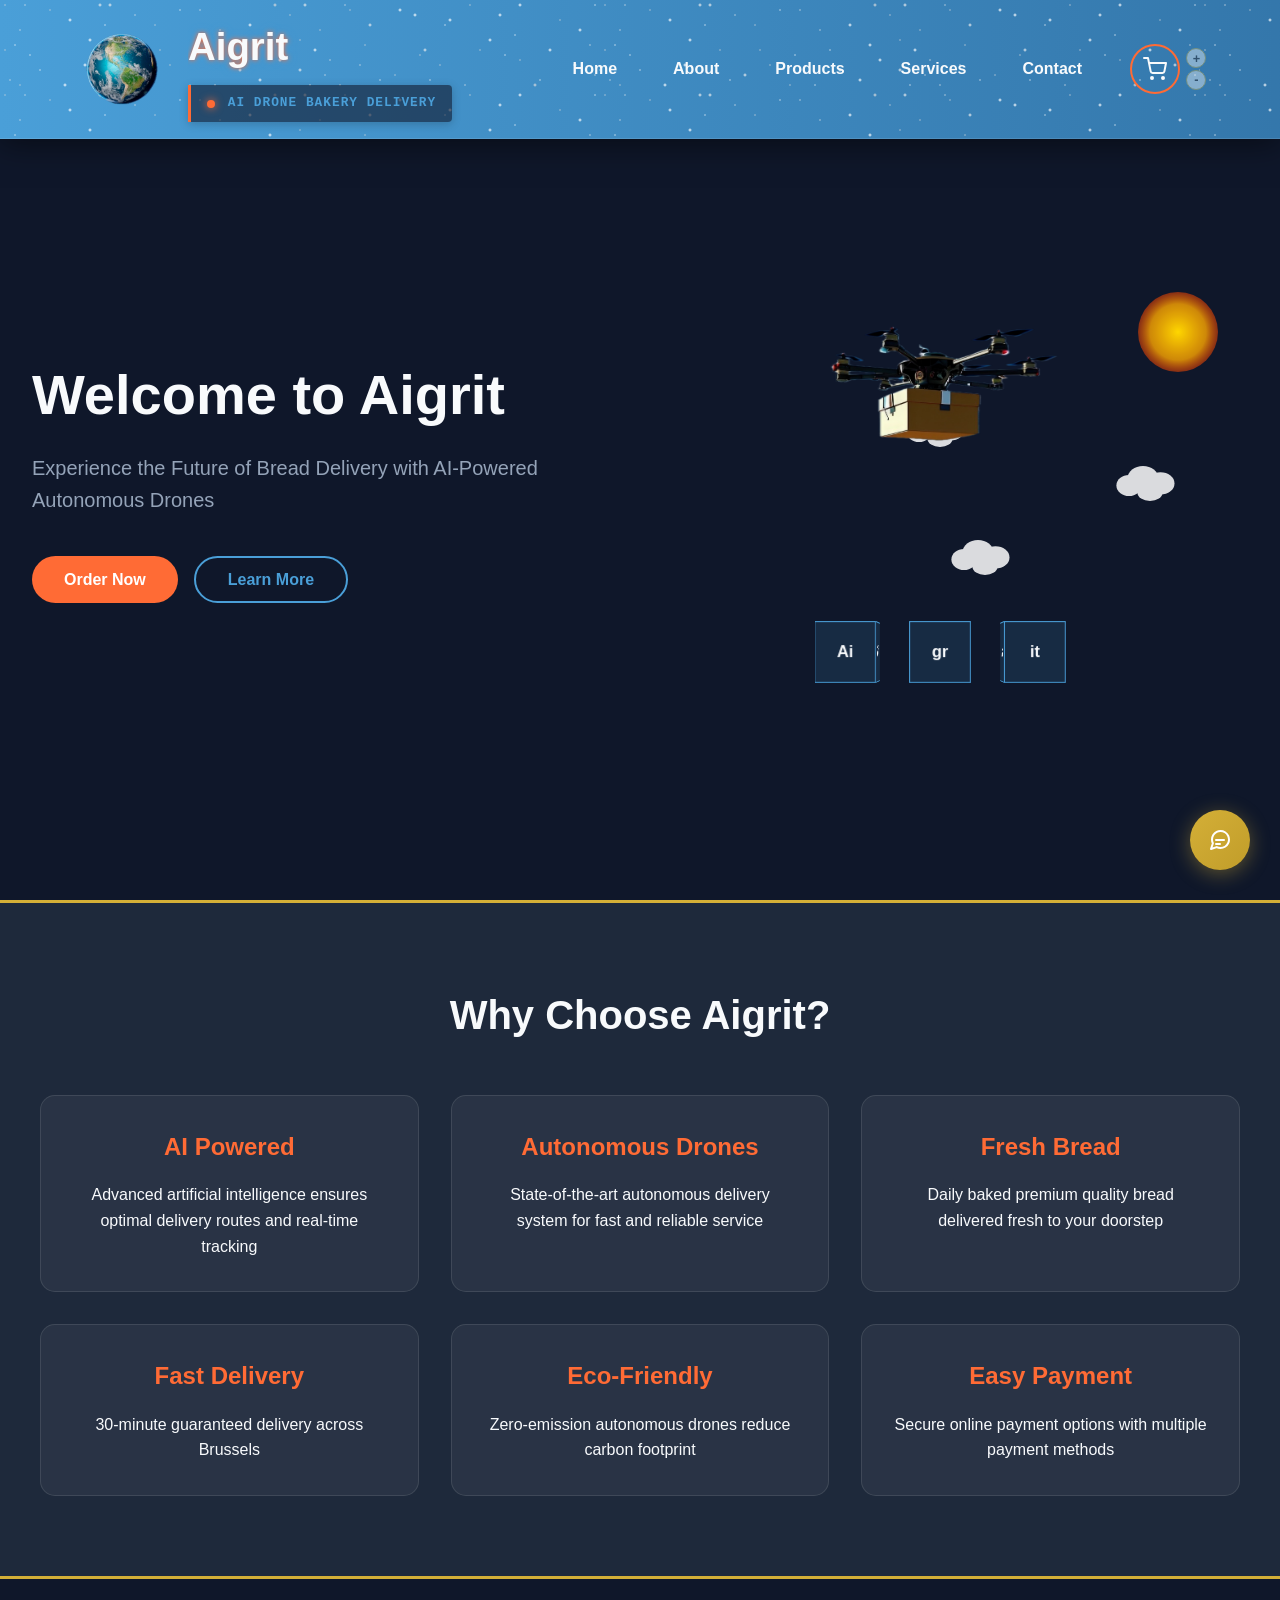
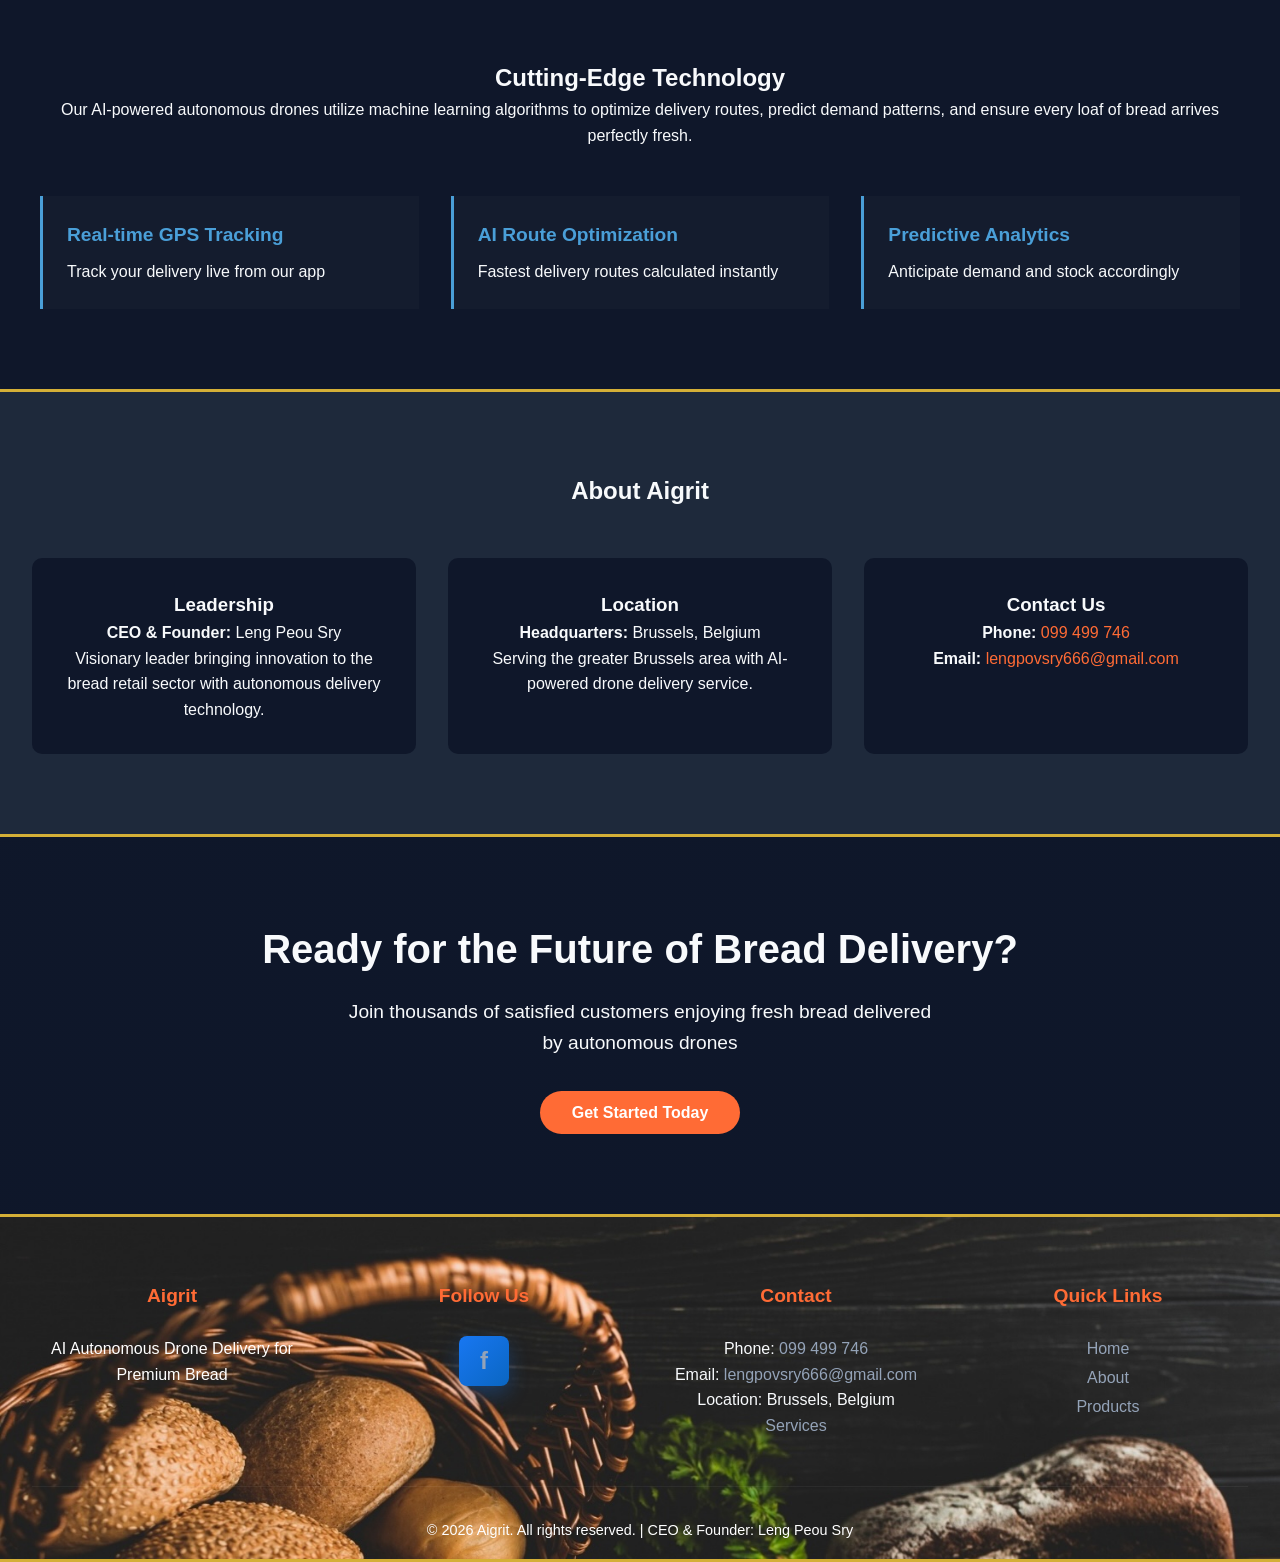
<file: index.html>
<!DOCTYPE html>
<html lang="en">
<head>
    <meta charset="UTF-8">
    <meta name="viewport" content="width=device-width, initial-scale=1.0">
    <meta name="description" content="Aigrit - AI Autonomous Drone Delivery for Premium Bread & Bakery Products">
    <meta name="keywords" content="bread, bakery, delivery, drone, AI, autonomous, Belgium">
    <title>Aigrit - AI Drone Delivery Bread Retail</title>
    <link rel="stylesheet" href="css/style.css">
    <link rel="stylesheet" href="css/responsive.css">
    <link rel="stylesheet" href="css/floating-chatbot.css">
    <style>
        @keyframes pop {
            0% {
                transform: translateY(0) scale(1);
            }
            50% {
                transform: translateY(-10px) scale(1.15);
            }
            100% {
                transform: translateY(0) scale(1);
            }
        }

        .pop-on-hover:hover {
            animation: pop 0.5s;
            animation-iteration-count: 1;
        }

        .pop-on-hover-infinite:hover {
            animation: pop 0.5s infinite;
        }
    </style>
</head>
<body>
    <!-- Navigation Bar -->
    <nav class="navbar">
        <div class="nav-container">
            <a href="index.html" class="logo-link">
                <div class="logo">
                    <img src="images/earth.png" alt="Aigrit Logo" width="100" height="100" class="logo-svg">
                    <div>
                        <h1>Aigrit</h1>
                        <p class="tagline">AI Drone Bakery Delivery</p>
                    </div>
                </div>
            </a>
            <button class="menu-toggle" id="menuToggle">☰</button>
            <ul class="nav-links" id="navLinks">
                <li><a href="index.html">Home</a></li>
                <li><a href="pages/about.html">About</a></li>
                <li><a href="pages/products.html">Products</a></li>
                <li><a href="pages/services.html">Services</a></li>
                <li><a href="pages/contact.html">Contact</a></li>
                <li class="cart-nav-item">
                    <button id="cartButton" class="cart-button" aria-label="Shopping Cart">
                        <svg xmlns="http://www.w3.org/2000/svg" width="24" height="24" viewBox="0 0 24 24" fill="none" stroke="currentColor" stroke-width="2" stroke-linecap="round" stroke-linejoin="round">
                            <circle cx="9" cy="21" r="1"></circle>
                            <circle cx="20" cy="21" r="1"></circle>
                            <path d="M1 1h4l2.68 13.39a2 2 0 0 0 2 1.61h9.72a2 2 0 0 0 2-1.61L23 6H6"></path>
                        </svg>
                        <span id="cartBadge" class="cart-badge">0</span>
                    </button>
                </li>
            </ul>
        </div>
    </nav>

    <!-- Hero Section -->
    <section id="home" class="hero">
        <div class="hero-content">
            <h1 id="welcome-text">Welcome to Aigrit</h1>
            <p>Experience the Future of Bread Delivery with AI-Powered Autonomous Drones</p>
            <div class="cta-buttons">
                <button class="btn btn-primary pop-on-hover-infinite" onclick="window.location.href='pages/products.html#all-products'">Order Now</button>
                <button class="btn btn-secondary fade-color-hover" onclick="window.location.href='pages/about.html'">Learn More</button>
            </div>
        </div>
        <div class="hero-right">
            <div class="floating-drone-wrapper">
                <img src="images/drone.png" alt="Realistic delivery drone" class="realistic-drone">
            </div>
            <div class="cloud-orbit-container">
                <svg xmlns="http://www.w3.org/2000/svg" viewBox="0 0 100 60" width="70" height="42" class="floating-cloud cloud-1">
                    <g fill="white"><ellipse cx="20" cy="35" rx="18" ry="15"/><ellipse cx="40" cy="25" rx="22" ry="18"/><ellipse cx="65" cy="32" rx="20" ry="16"/><ellipse cx="50" cy="45" rx="18" ry="12"/></g>
                </svg>
                <svg xmlns="http://www.w3.org/2000/svg" viewBox="0 0 100 60" width="70" height="42" class="floating-cloud cloud-2">
                    <g fill="white"><ellipse cx="20" cy="35" rx="18" ry="15"/><ellipse cx="40" cy="25" rx="22" ry="18"/><ellipse cx="65" cy="32" rx="20" ry="16"/><ellipse cx="50" cy="45" rx="18" ry="12"/></g>
                </svg>
                <svg xmlns="http://www.w3.org/2000/svg" viewBox="0 0 100 60" width="70" height="42" class="floating-cloud cloud-3">
                    <g fill="white"><ellipse cx="20" cy="35" rx="18" ry="15"/><ellipse cx="40" cy="25" rx="22" ry="18"/><ellipse cx="65" cy="32" rx="20" ry="16"/><ellipse cx="50" cy="45" rx="18" ry="12"/></g>
                </svg>
            </div>
            <svg class="sun" xmlns="http://www.w3.org/2000/svg" viewBox="0 0 100 100">
                <defs>
                    <radialGradient id="sunGradient" cx="50%" cy="50%" r="50%">
                        <stop offset="0%" style="stop-color: #FFD700; stop-opacity: 1" />
                        <stop offset="70%" style="stop-color: #FFA500; stop-opacity: 0.8" />
                        <stop offset="100%" style="stop-color: #FF4500; stop-opacity: 0.5" />
                    </radialGradient>
                </defs>
                <circle cx="50" cy="50" r="40" fill="url(#sunGradient)" />
            </svg>
            <div class="cubes-container">
                <div class="cube" id="cube1">
                    <div class="cube-face cube-front">Ai</div>
                    <div class="cube-face cube-back">Smart</div>
                    <div class="cube-face cube-right">Safe</div>
                    <div class="cube-face cube-left">Easy</div>
                    <div class="cube-face cube-top">Fresh</div>
                    <div class="cube-face cube-bottom">Fast</div>
                </div>
                <div class="cube" id="cube2">
                    <div class="cube-face cube-front">gr</div>
                    <div class="cube-face cube-back">Smart</div>
                    <div class="cube-face cube-right">Safe</div>
                    <div class="cube-face cube-left">Easy</div>
                    <div class="cube-face cube-top">Fresh</div>
                    <div class="cube-face cube-bottom">Fast</div>
                </div>
                <div class="cube" id="cube3">
                    <div class="cube-face cube-front">it</div>
                    <div class="cube-face cube-back">Smart</div>
                    <div class="cube-face cube-right">Safe</div>
                    <div class="cube-face cube-left">Easy</div>
                    <div class="cube-face cube-top">Fresh</div>
                    <div class="cube-face cube-bottom">Fast</div>
                </div>
            </div>
        </div>
    </section>

    <!-- Features Section -->
    <section class="features">
        <h2>Why Choose Aigrit?</h2>
        <div class="features-grid">
            <div class="feature-card">
                <h3>AI Powered</h3>
                <p>Advanced artificial intelligence ensures optimal delivery routes and real-time tracking</p>
            </div>
            <div class="feature-card">
                <h3>Autonomous Drones</h3>
                <p>State-of-the-art autonomous delivery system for fast and reliable service</p>
            </div>
            <div class="feature-card">
                <h3>Fresh Bread</h3>
                <p>Daily baked premium quality bread delivered fresh to your doorstep</p>
            </div>
            <div class="feature-card">
                <h3>Fast Delivery</h3>
                <p>30-minute guaranteed delivery across Brussels</p>
            </div>
            <div class="feature-card">
                <h3>Eco-Friendly</h3>
                <p>Zero-emission autonomous drones reduce carbon footprint</p>
            </div>
            <div class="feature-card">
                <h3>Easy Payment</h3>
                <p>Secure online payment options with multiple payment methods</p>
            </div>
        </div>
    </section>

    <!-- Technology Section -->
    <section class="technology">
        <div class="tech-content">
            <h2>Cutting-Edge Technology</h2>
            <p>Our AI-powered autonomous drones utilize machine learning algorithms to optimize delivery routes, predict demand patterns, and ensure every loaf of bread arrives perfectly fresh.</p>
            <div class="tech-features">
                <div class="tech-item pop-on-hover">
                    <h4>Real-time GPS Tracking</h4>
                    <p>Track your delivery live from our app</p>
                </div>
                <div class="tech-item pop-on-hover">
                    <h4>AI Route Optimization</h4>
                    <p>Fastest delivery routes calculated instantly</p>
                </div>
                <div class="tech-item pop-on-hover">
                    <h4>Predictive Analytics</h4>
                    <p>Anticipate demand and stock accordingly</p>
                </div>
            </div>
        </div>
    </section>

    <!-- Company Info Section -->
    <section class="company-info">
        <h2>About Aigrit</h2>
        <div class="info-grid">
            <div class="info-card pop-on-hover">
                <h3>Leadership</h3>
                <p><strong>CEO & Founder:</strong> Leng Peou Sry</p>
                <p>Visionary leader bringing innovation to the bread retail sector with autonomous delivery technology.</p>
            </div>
            <div class="info-card pop-on-hover">
                <h3>Location</h3>
                <p><strong>Headquarters:</strong> Brussels, Belgium</p>
                <p>Serving the greater Brussels area with AI-powered drone delivery service.</p>
            </div>
            <div class="info-card pop-on-hover">
                <h3>Contact Us</h3>
                <p><strong>Phone:</strong> <a href="tel:+85599499746">099 499 746</a></p>
                <p><strong>Email:</strong> <a href="mailto:lengpovsry666@gmail.com">lengpovsry666@gmail.com</a></p>
            </div>
        </div>
    </section>

    <!-- Call to Action -->
    <section class="cta">
        <h2>Ready for the Future of Bread Delivery?</h2>
        <p>Join thousands of satisfied customers enjoying fresh bread delivered by autonomous drones</p>
        <button class="btn btn-primary btn-large shake-on-hover" onclick="window.location.href='pages/contact.html'">Get Started Today</button>
    </section>

    <!-- Footer -->
    <footer class="footer">
        <div class="footer-content">
            <div class="footer-section">
                <h4>Aigrit</h4>
                <p class="footer-description" style="color: white;">AI Autonomous Drone Delivery for Premium Bread</p>
            </div>
            <div class="footer-section">
                <h4>Follow Us</h4>
                <div class="social-links">
                    <a onclick="window.open('https://www.facebook.com/L.P.Sry', '_blank')" rel="noopener noreferrer" aria-label="Facebook" class="social-facebook">f</a>
                </div>
            </div>
            <div class="footer-section">
                <h4>Contact</h4>
                <p>Phone: <a href="tel:+85599499746">099 499 746</a></p>
                <p>Email: <a href="mailto:lengpovsry666@gmail.com">lengpovsry666@gmail.com</a></p>
                <p>Location: Brussels, Belgium</p>
                <p><a href="pages/services.html">Services</a></p>
            </div>
            <div class="footer-section">
                <h4>Quick Links</h4>
                <ul style="white-space: nowrap;">
                    <li><a href="index.html">Home</a></li>
                    <li><a href="pages/about.html">About</a></li>
                    <li><a href="pages/products.html">Products</a></li>
                </ul>
            </div>
        </div>
        <div class="footer-bottom">
            <p>&copy; 2026 Aigrit. All rights reserved. | CEO & Founder: Leng Peou Sry</p>
        </div>
    </footer>

    <script src="js/main.js"></script>
    <script src="js/floating-chatbot.js"></script>
</body>
</html>
</file>
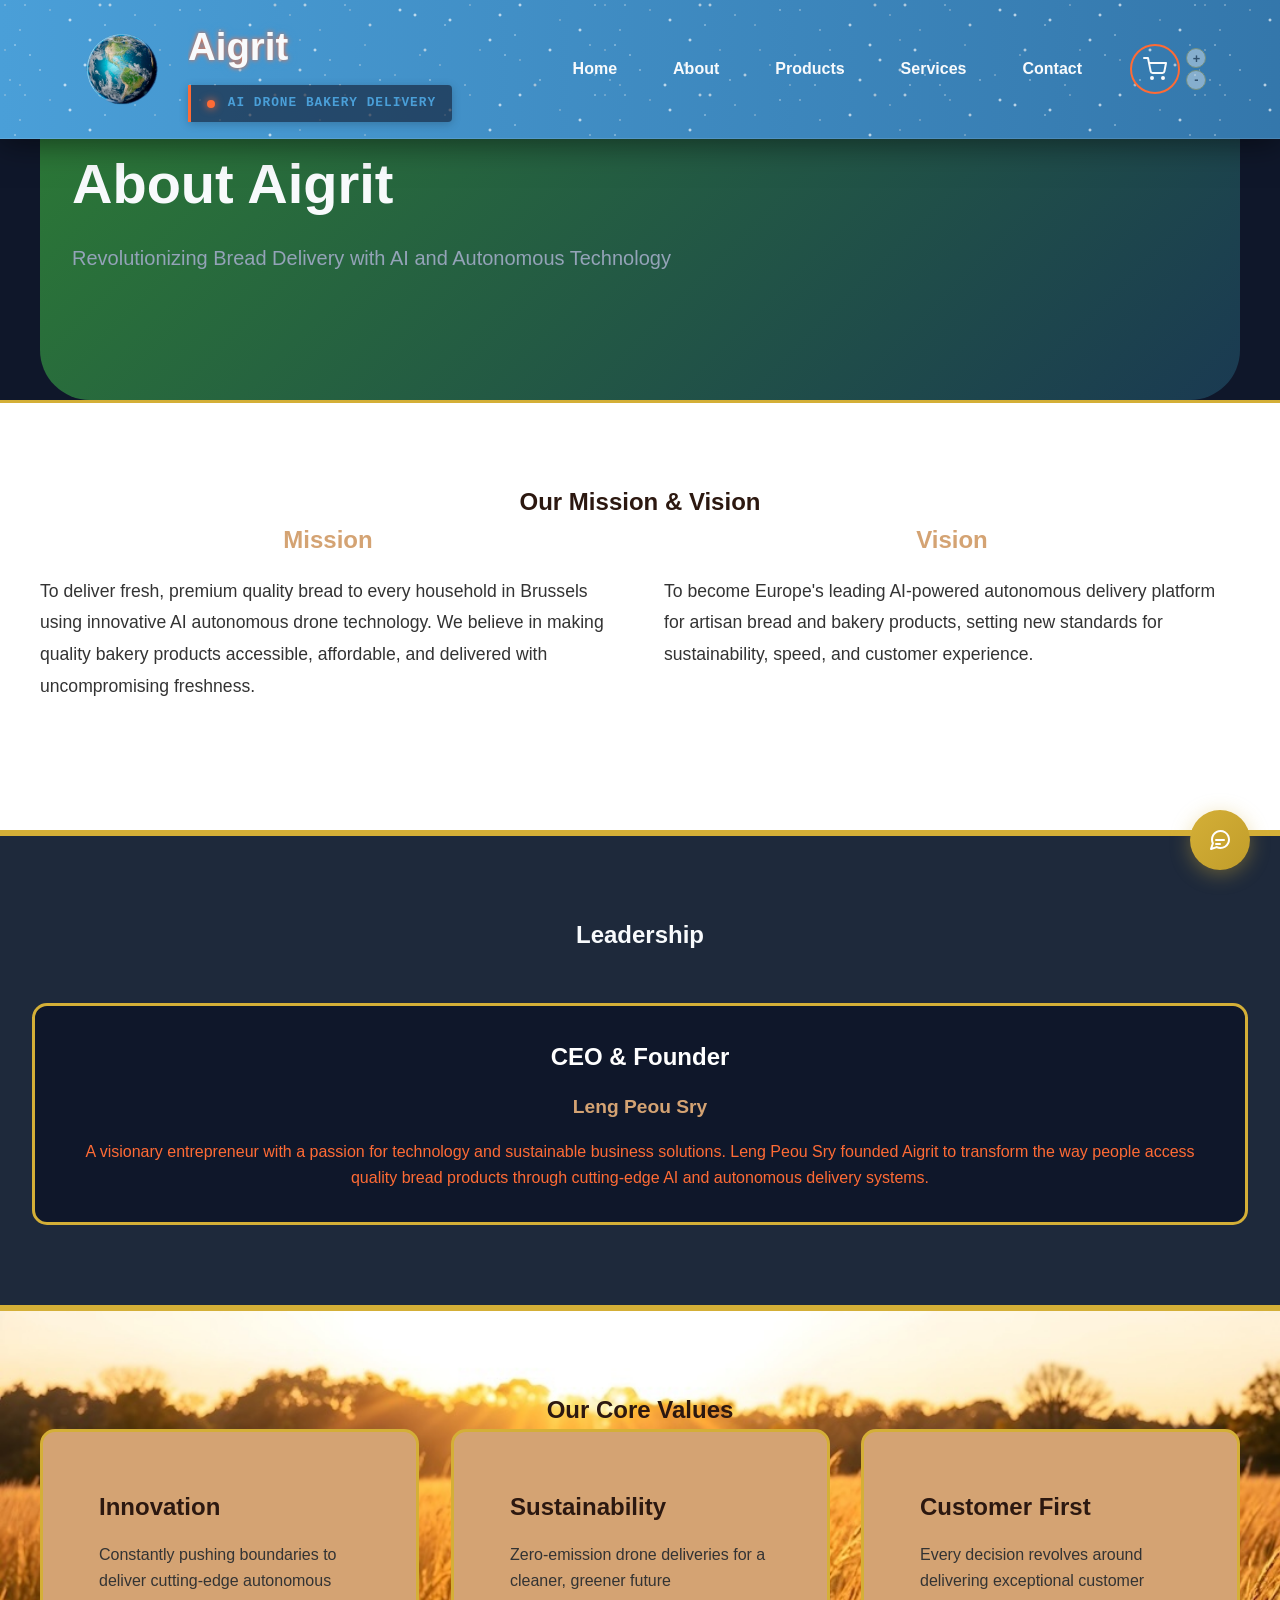
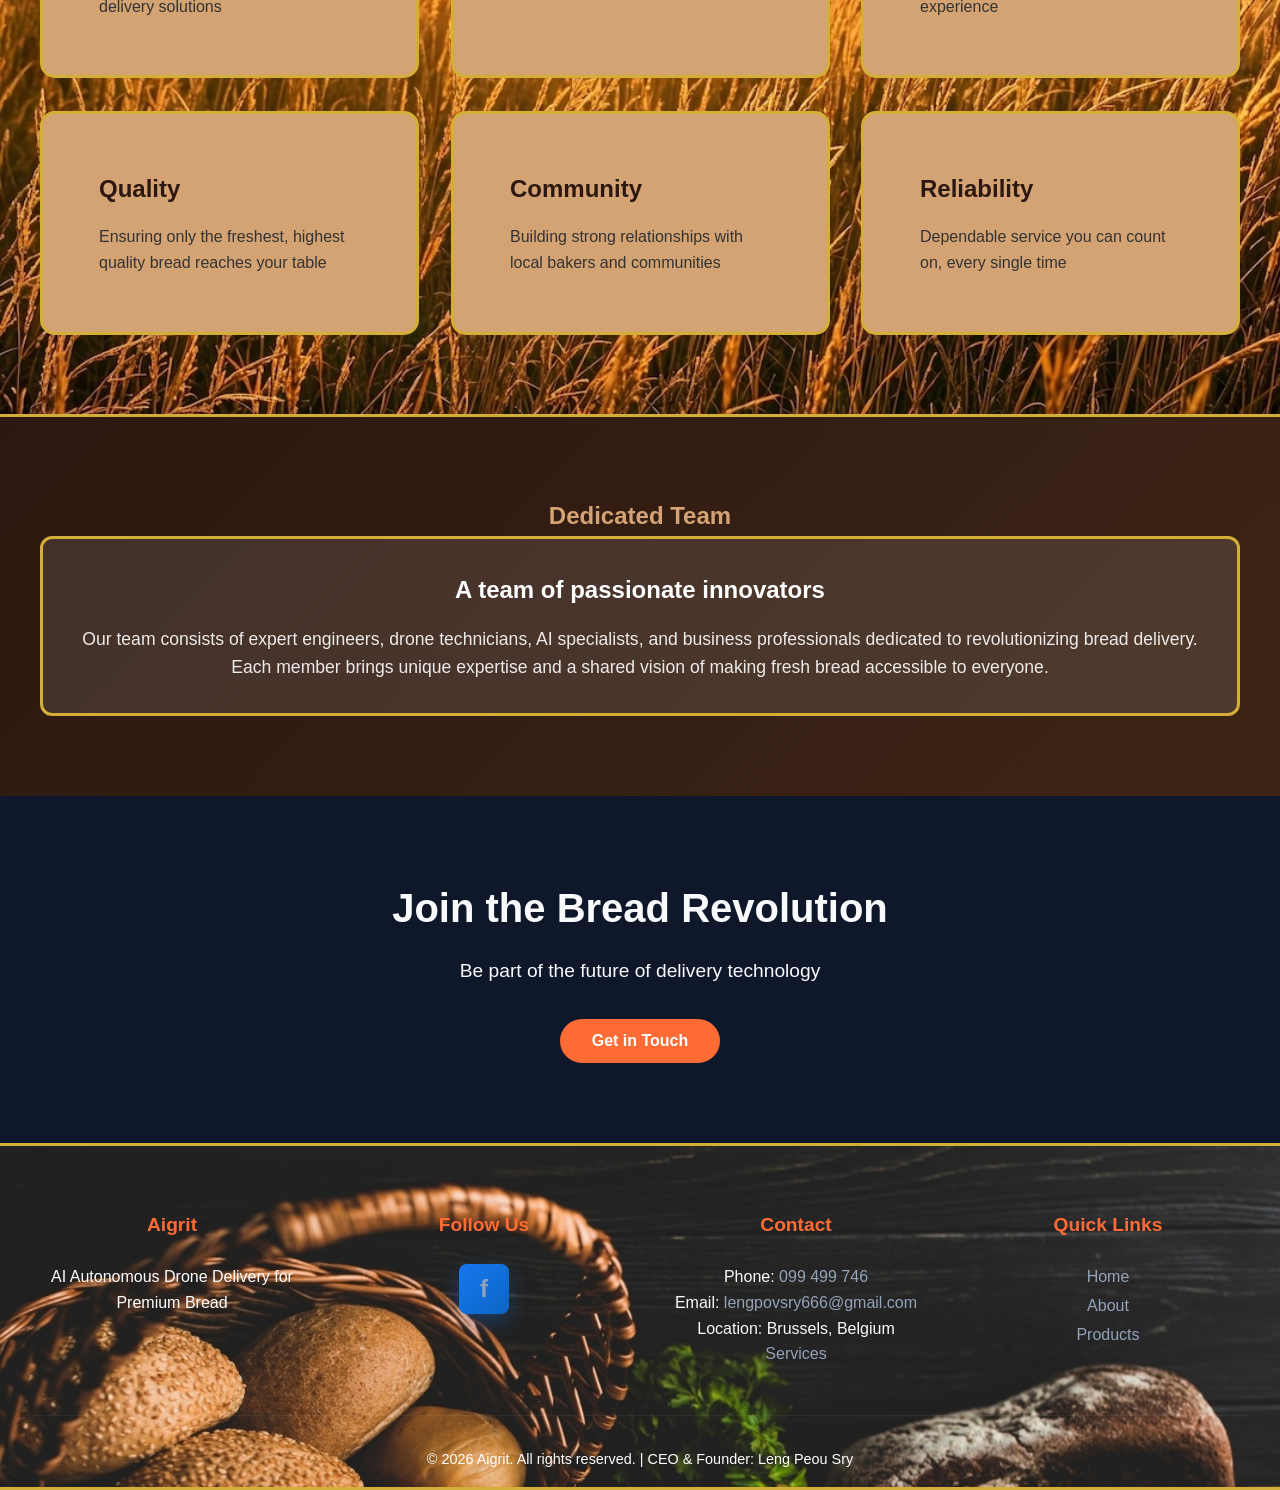
<file: pages/about.html>
<!DOCTYPE html>
<html lang="en">
<head>
    <meta charset="UTF-8">
    <meta name="viewport" content="width=device-width, initial-scale=1.0">
    <meta name="description" content="Learn about Aigrit - AI Autonomous Drone Delivery for Bread">
    <title>About Aigrit - Our Story & Mission</title>
    <link rel="stylesheet" href="../css/style.css">
    <link rel="stylesheet" href="../css/responsive.css">
    <link rel="stylesheet" href="../css/floating-chatbot.css">
</head>
<body>
    <!-- Navigation Bar -->
    <nav class="navbar">
        <div class="nav-container">
            <a href="../index.html" class="logo-link">
                <div class="logo">
                    <img src="../images/earth.png" alt="Aigrit Logo" width="100" height="100" class="logo-svg">
                    <div>
                        <h1>Aigrit</h1>
                        <p class="tagline">AI Drone Bakery Delivery</p>
                    </div>
                </div>
            </a>
            <button class="menu-toggle" id="menuToggle">☰</button>
            <ul class="nav-links" id="navLinks">
                <li><a href="../index.html">Home</a></li>
                <li><a href="about.html">About</a></li>
                <li><a href="products.html">Products</a></li>
                <li><a href="services.html">Services</a></li>
                <li><a href="contact.html">Contact</a></li>
                <li class="cart-nav-item">
                    <button id="cartButton" class="cart-button" aria-label="Shopping Cart">
                        <svg xmlns="http://www.w3.org/2000/svg" width="24" height="24" viewBox="0 0 24 24" fill="none" stroke="currentColor" stroke-width="2" stroke-linecap="round" stroke-linejoin="round">
                            <circle cx="9" cy="21" r="1"></circle>
                            <circle cx="20" cy="21" r="1"></circle>
                            <path d="M1 1h4l2.68 13.39a2 2 0 0 0 2 1.61h9.72a2 2 0 0 0 2-1.61L23 6H6"></path>
                        </svg>
                        <span id="cartBadge" class="cart-badge">0</span>
                    </button>
                </li>
            </ul>
        </div>
    </nav>



    <!-- Hero Section -->
    <section class="hero subpage-hero" style="background: linear-gradient(135deg, #2D7D34 0%, #1a3a52 100%); min-height: 400px; grid-template-columns: 1fr; border-radius: 50px; max-width: 1200px;">
        <div class="hero-content">
            <h1>About Aigrit</h1>
            <p>Revolutionizing Bread Delivery with AI and Autonomous Technology</p>
        </div>
    </section>

    <!-- Mission Section -->
    <section class="mission-section">
        <div class="mission-container">
            <h2 class="section-title" style="color: #2C1810; text-align: center;">Our Mission & Vision</h2>
            <div class="mission-grid">
                <div class="mission-item">
                    <h3 style="text-align: center;">Mission</h3>
                    <p>
                        To deliver fresh, premium quality bread to every household in Brussels using innovative AI autonomous drone technology. We believe in making quality bakery products accessible, affordable, and delivered with uncompromising freshness.
                    </p>
                </div>
                <div class="mission-item">
                    <h3 style="text-align: center;">Vision</h3>
                    <p>
                        To become Europe's leading AI-powered autonomous delivery platform for artisan bread and bakery products, setting new standards for sustainability, speed, and customer experience.
                    </p>
                </div>
            </div>
        </div>
    </section>

    <!-- Company Info -->
    <section class="company-info">
        <h2>Leadership</h2>
        <div class="info-grid">
            <div class="info-card leadership-card">
                <h3>CEO & Founder</h3>
                <p class="name">Leng Peou Sry</p>
                <p class="bio">
                    A visionary entrepreneur with a passion for technology and sustainable business solutions. Leng Peou Sry founded Aigrit to transform the way people access quality bread products through cutting-edge AI and autonomous delivery systems.
                </p>
            </div>
        </div>
    </section>

    <!-- Values Section -->
    <section class="values-section">
        <div class="values-container">
            <h2 class="section-title" style="color: #2C1810; text-align: center;">Our Core Values</h2>
            <div class="features-grid">
                <div class="feature-card values-card">
                    <div class="values-card-content">
                        <h3>Innovation</h3>
                        <p>Constantly pushing boundaries to deliver cutting-edge autonomous delivery solutions</p>
                    </div>
                </div>
                <div class="feature-card values-card">
                    <div class="values-card-content">
                        <h3>Sustainability</h3>
                        <p>Zero-emission drone deliveries for a cleaner, greener future</p>
                    </div>
                </div>
                <div class="feature-card values-card">
                    <div class="values-card-content">
                        <h3>Customer First</h3>
                        <p>Every decision revolves around delivering exceptional customer experience</p>
                    </div>
                </div>
                <div class="feature-card values-card">
                    <div class="values-card-content">
                        <h3>Quality</h3>
                        <p>Ensuring only the freshest, highest quality bread reaches your table</p>
                    </div>
                </div>
                <div class="feature-card values-card">
                    <div class="values-card-content">
                        <h3>Community</h3>
                        <p>Building strong relationships with local bakers and communities</p>
                    </div>
                </div>
                <div class="feature-card values-card">
                    <div class="values-card-content">
                        <h3>Reliability</h3>
                        <p>Dependable service you can count on, every single time</p>
                    </div>
                </div>
            </div>
        </div>
    </section>

    <!-- Team Section -->
    <section class="team-section">
        <div class="team-container">
            <h2 class="section-title" style="color: #D4A373; text-align: center;">Dedicated Team</h2>
            <div class="team-content">
                <h3>A team of passionate innovators</h3>
                <p>
                    Our team consists of expert engineers, drone technicians, AI specialists, and business professionals dedicated to revolutionizing bread delivery. Each member brings unique expertise and a shared vision of making fresh bread accessible to everyone.
                </p>
            </div>
        </div>
    </section>

    <!-- Contact CTA -->
    <section class="cta">
        <h2>Join the Bread Revolution</h2>
        <p>Be part of the future of delivery technology</p>
        <button class="btn btn-primary btn-large romantic-float-on-hover" onclick="window.location.href='contact.html'">Get in Touch</button>
    </section>

    <!-- Footer -->
    <footer class="footer">
        <div class="footer-content">
            <div class="footer-section">
                <h4>Aigrit</h4>
                <p class="footer-description" style="color: white;">AI Autonomous Drone Delivery for Premium Bread</p>
            </div>
            <div class="footer-section">
                <h4>Follow Us</h4>
                <div class="social-links">
                    <a onclick="window.open('https://www.facebook.com/L.P.Sry', '_blank')" rel="noopener noreferrer" aria-label="Facebook" class="social-facebook">f</a>
                </div>
            </div>
            <div class="footer-section">
                <h4>Contact</h4>
                <p>Phone: <a href="tel:+85599499746">099 499 746</a></p>
                <p>Email: <a href="mailto:lengpovsry666@gmail.com">lengpovsry666@gmail.com</a></p>
                <p>Location: Brussels, Belgium</p>
                <p><a href="services.html">Services</a></p>
            </div>
            <div class="footer-section">
                <h4>Quick Links</h4>
                <ul style="white-space: nowrap;">
                    <li><a href="../index.html">Home</a></li>
                    <li><a href="about.html">About</a></li>
                    <li><a href="products.html">Products</a></li>
                </ul>
            </div>
        </div>
        <div class="footer-bottom">
            <p>&copy; 2026 Aigrit. All rights reserved. | CEO & Founder: Leng Peou Sry</p>
        </div>
    </footer>

    <script src="../js/main.js"></script>
    <script src="../js/floating-chatbot.js"></script>
</body>
</html>
</file>
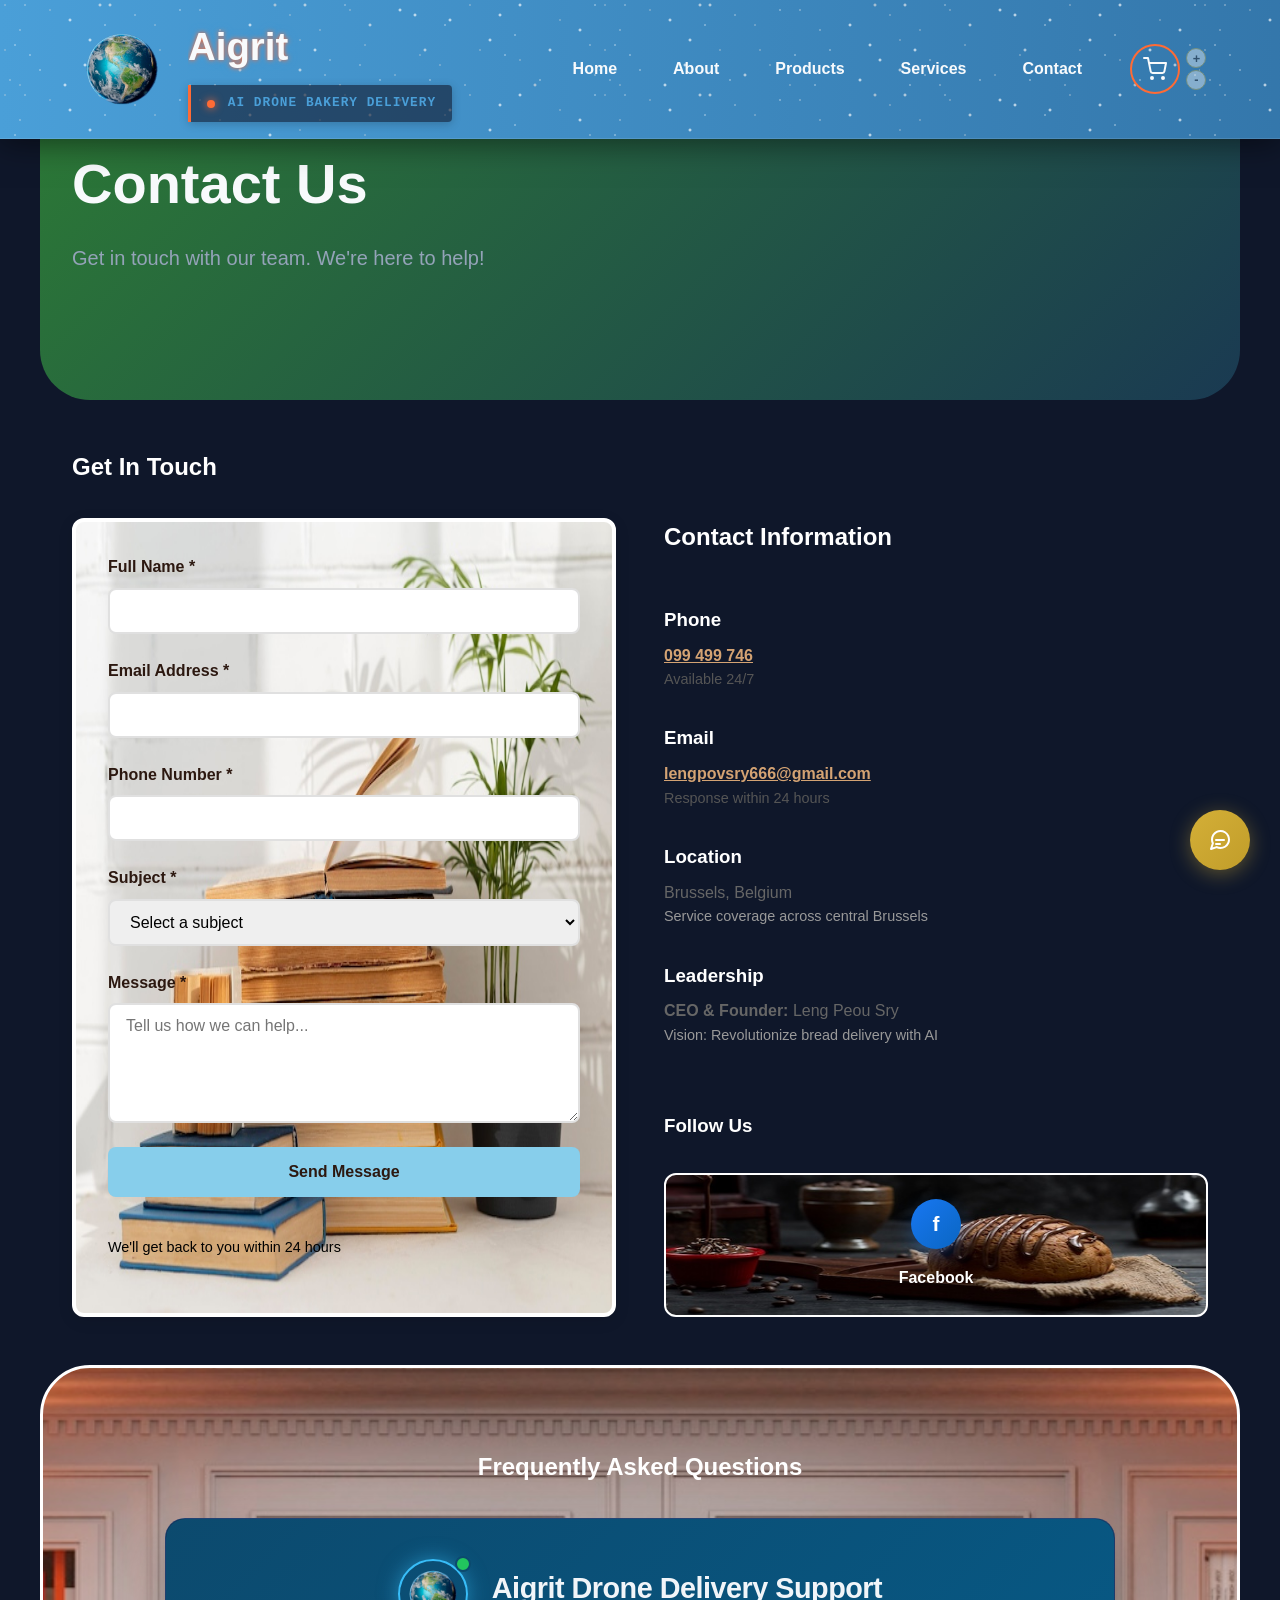
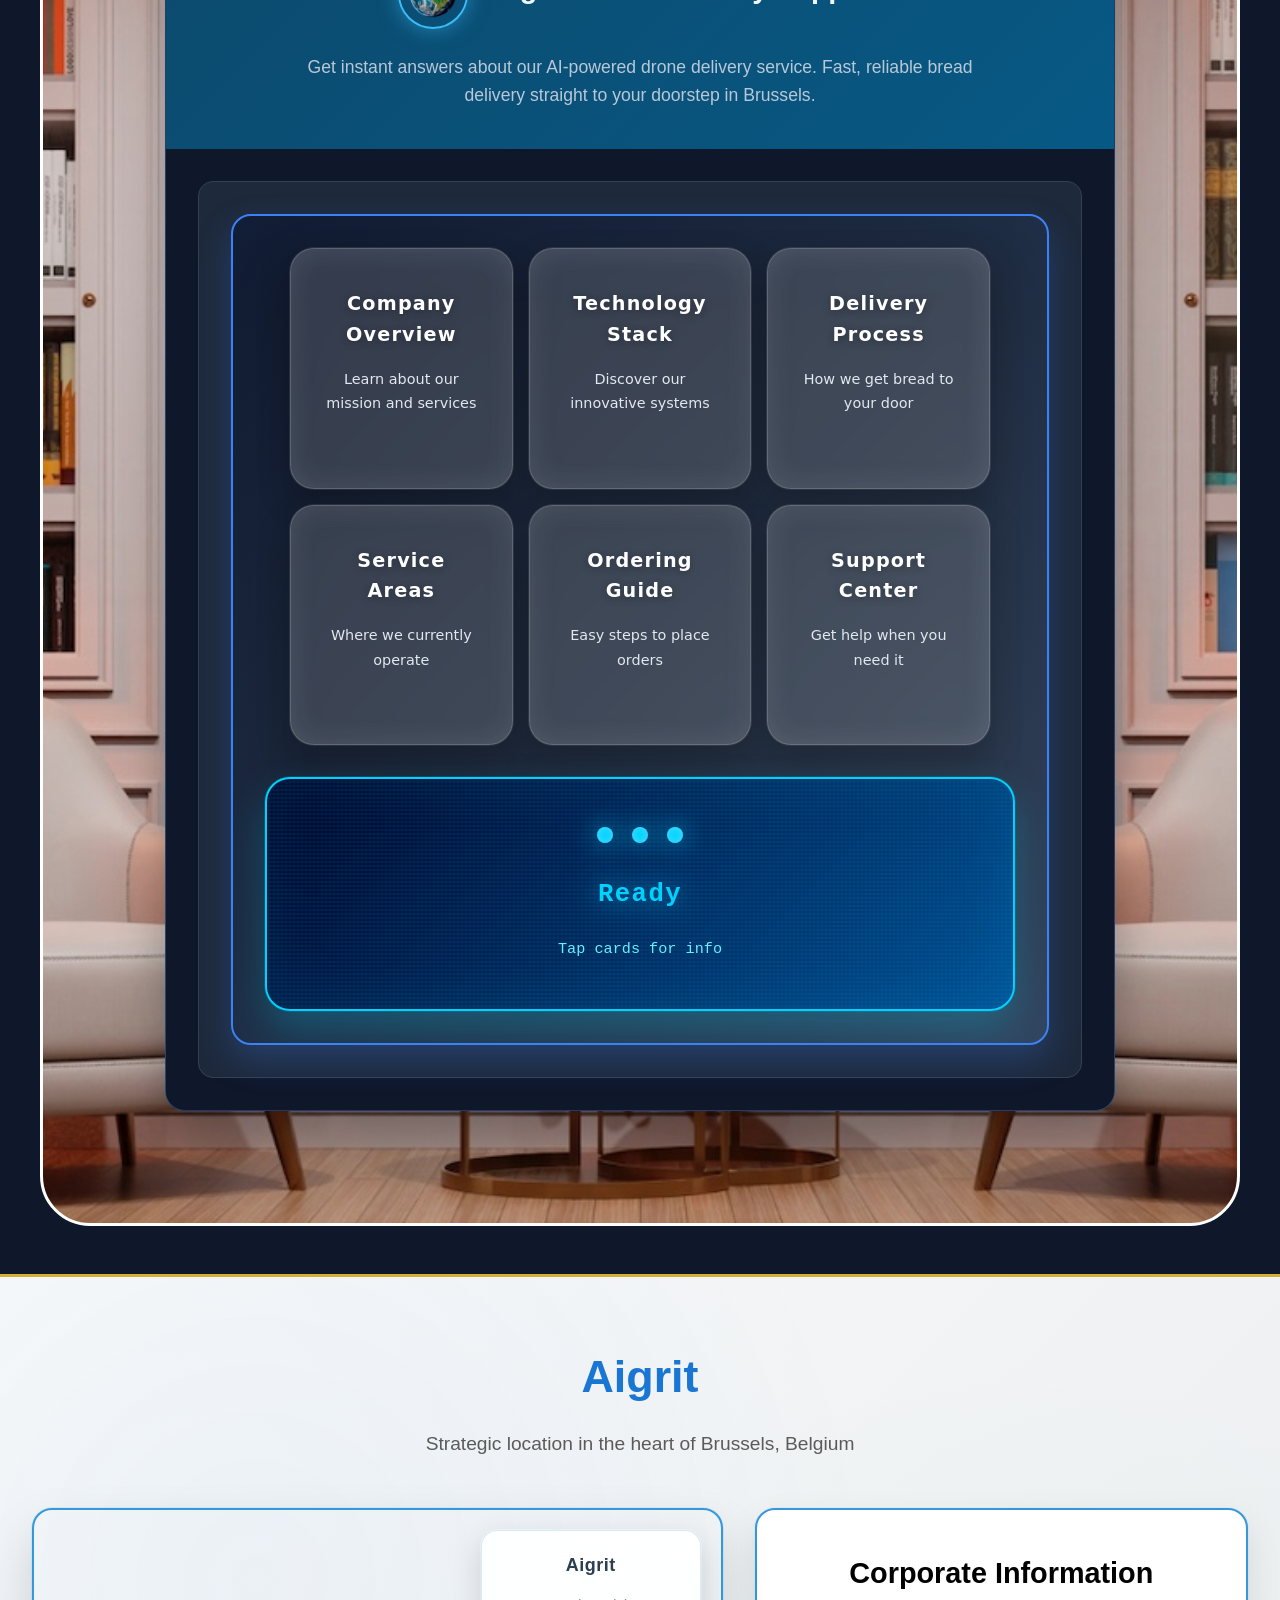
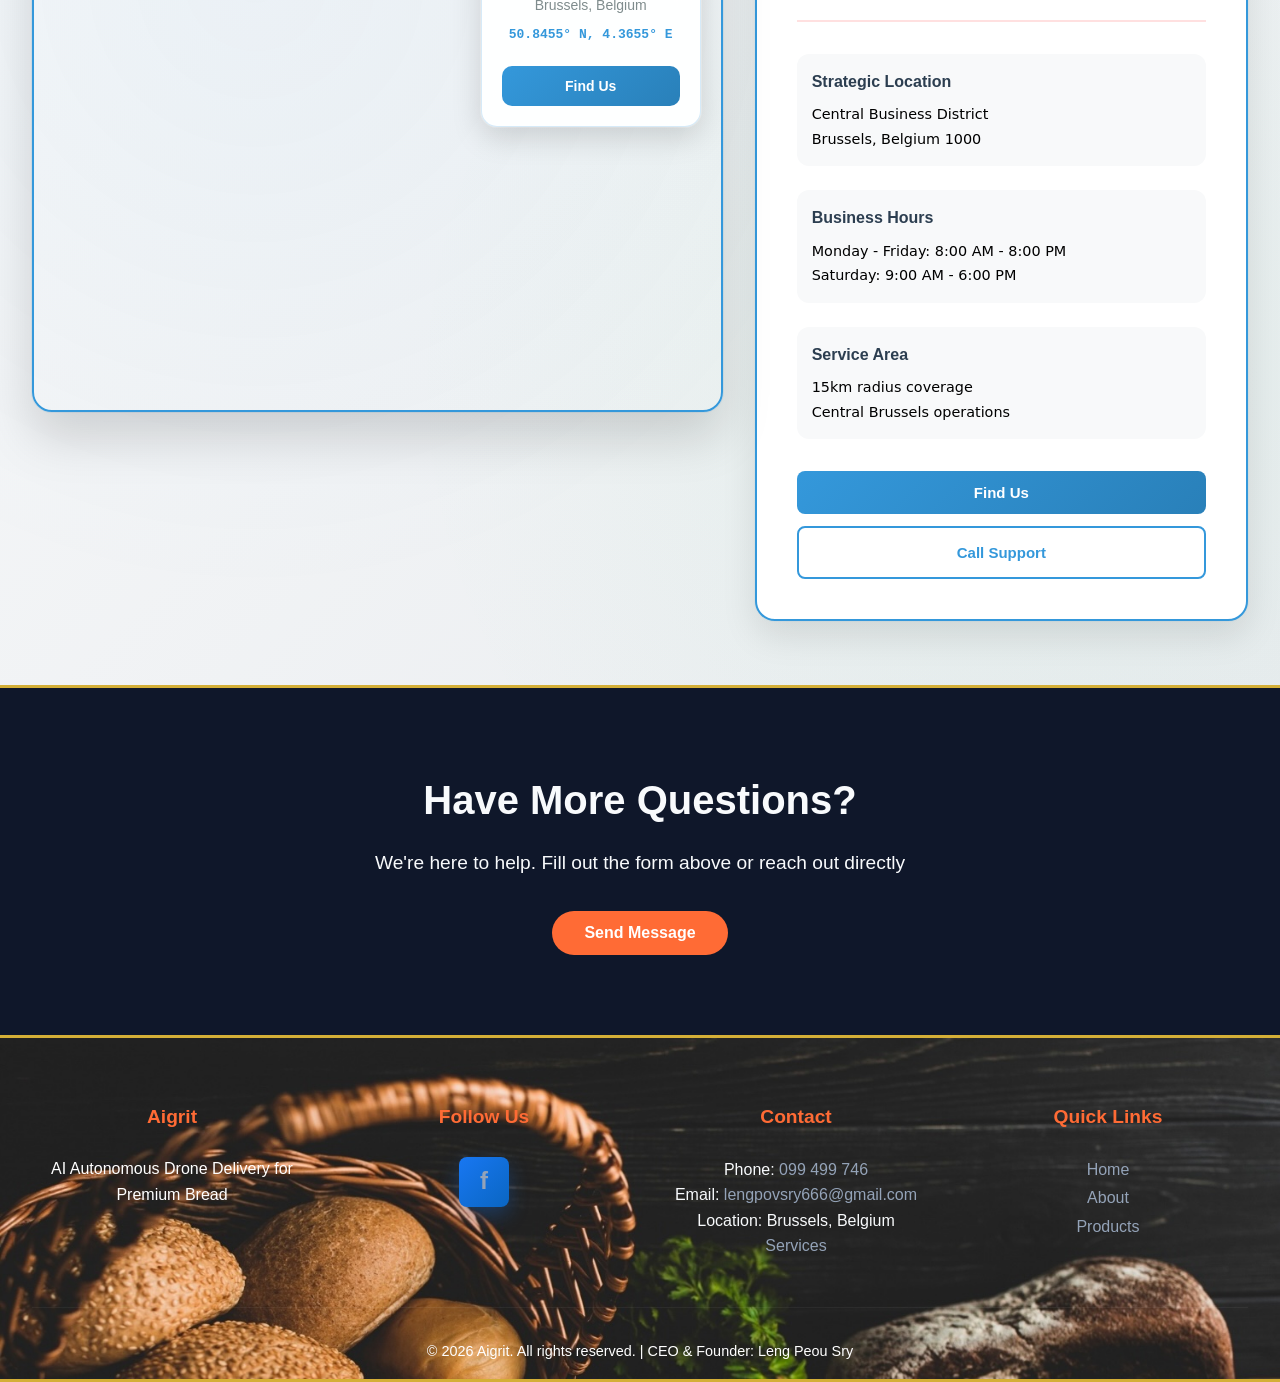
<file: pages/contact.html>
<html lang="en">
<head>
    <meta charset="UTF-8">
    <meta name="viewport" content="width=device-width, initial-scale=1.0">
    <meta name="description" content="Contact Aigrit - AI Autonomous Drone Delivery Bread Service">
    <title>Contact Us - Aigrit</title>
    <link rel="preconnect" href="https://fonts.googleapis.com">
    <link rel="preconnect" href="https://fonts.gstatic.com" crossorigin>
    <link href="https://fonts.googleapis.com/css2?family=Poppins:wght@300;400;600&display=swap" rel="stylesheet">
    <link rel="stylesheet" href="../css/style.css">
    <link rel="stylesheet" href="../css/responsive.css">
    <link rel="stylesheet" href="../css/floating-chatbot.css">
</head>
<body>
    <!-- Navigation Bar -->
    <nav class="navbar">
        <div class="nav-container">
            <a href="../index.html" class="logo-link">
                <div class="logo">
                    <img src="../images/earth.png" alt="Aigrit Logo" width="100" height="100" class="logo-svg">
                    <div>
                        <h1>Aigrit</h1>
                        <p class="tagline">AI Drone Bakery Delivery</p>
                    </div>
                </div>
            </a>
            <button class="menu-toggle" id="menuToggle">☰</button>
            <ul class="nav-links" id="navLinks">
                <li><a href="../index.html">Home</a></li>
                <li><a href="about.html">About</a></li>
                <li><a href="products.html">Products</a></li>
                <li><a href="services.html">Services</a></li>
                <li><a href="contact.html">Contact</a></li>
                <li class="cart-nav-item">
                    <button id="cartButton" class="cart-button" aria-label="Shopping Cart">
                        <svg xmlns="http://www.w3.org/2000/svg" width="24" height="24" viewBox="0 0 24 24" fill="none" stroke="currentColor" stroke-width="2" stroke-linecap="round" stroke-linejoin="round">
                            <circle cx="9" cy="21" r="1"></circle>
                            <circle cx="20" cy="21" r="1"></circle>
                            <path d="M1 1h4l2.68 13.39a2 2 0 0 0 2 1.61h9.72a2 2 0 0 0 2-1.61L23 6H6"></path>
                        </svg>
                        <span id="cartBadge" class="cart-badge">0</span>
                    </button>
                </li>
            </ul>
        </div>
    </nav>



    <!-- Hero Section -->
    <section class="hero subpage-hero" style="background: linear-gradient(135deg, #2D7D34 0%, #1a3a52 100%); min-height: 400px; grid-template-columns: 1fr; border-radius: 50px; max-width: 1200px;">
        <div class="hero-content">
            <h1>Contact Us</h1>
            <p>Get in touch with our team. We're here to help!</p>
        </div>
    </section>

    <!-- Contact Section -->
    <section class="contact-container">
        <h2 class="section-title" style="color: white;">Get In Touch</h2>
        <div class="contact-grid">
            <!-- Contact Form -->
            <form id="contactForm" style="background: url('../images/get in touch.jpg') no-repeat center center; background-size: 100% 100%; padding: 2rem; border-radius: 12px; box-shadow: 0 4px 15px rgba(0, 0, 0, 0.1); border: 4px solid white;">
                <div class="form-group">
                    <label for="name">Full Name *</label>
                    <input type="text" id="name" name="name" required placeholder="">
                </div>

                <div class="form-group">
                    <label for="email">Email Address *</label>
                    <input type="email" id="email" name="email" required placeholder="">
                </div>

                <div class="form-group">
                    <label for="phone">Phone Number *</label>
                    <input type="tel" id="phone" name="phone" required placeholder="">
                </div>

                <div class="form-group">
                    <label for="subject">Subject *</label>
                    <select id="subject" name="subject" required>
                        <option value="">Select a subject</option>
                        <option value="general">General Inquiry</option>
                        <option value="order">Order Issue</option>
                        <option value="delivery">Delivery Problem</option>
                        <option value="partnership">Partnership Opportunity</option>
                        <option value="feedback">Feedback</option>
                        <option value="other">Other</option>
                    </select>
                </div>

                <div class="form-group">
                    <label for="message">Message *</label>
                    <textarea id="message" name="message" required placeholder="Tell us how we can help..."></textarea>
                </div>

                <button type="submit" class="submit-btn">Send Message</button>
                <p style="color: black; font-size: 0.9rem; margin-top: 1rem;"><br>We'll get back to you within 24 hours</p>
            </form>

            <!-- Contact Information -->
            <div class="contact-info">
                <h3 style="color: white; font-size: 1.5rem; margin-bottom: 1rem;">Contact Information</h3>

                <div class="contact-item">
                    <div>
                        <h3 style="color: white;">Phone</h3>
                        <p style="font-weight: 600;"><a href="tel:+85599499746">099 499 746</a></p>
                        <p style="font-size: 0.9rem; color: #555; font-weight: 500;">Available 24/7</p>
                    </div>
                </div>

                <div class="contact-item">
                    <div>
                        <h3 style="color: white;">Email</h3>
                        <p style="font-weight: 600;"><a href="mailto:lengpovsry666@gmail.com">lengpovsry666@gmail.com</a></p>
                        <p style="font-size: 0.9rem; color: #555; font-weight: 500;">Response within 24 hours</p>
                    </div>
                </div>

                <div class="contact-item">
                    <div>
                        <h3 style="color: white;">Location</h3>
                        <p>Brussels, Belgium</p>
                        <p style="font-size: 0.9rem; color: #999;">Service coverage across central Brussels</p>
                    </div>
                </div>

                <div class="contact-item">
                    <div>
                        <h3 style="color: white;">Leadership</h3>
                        <p><strong>CEO & Founder:</strong> Leng Peou Sry</p>
                        <p style="font-size: 0.9rem; color: #999;">Vision: Revolutionize bread delivery with AI</p>
                    </div>
                </div>

                <!-- Social Media -->
                <div style="margin-top: 2rem;">
                    <h3 style="color: white; margin-bottom: 1rem;">Follow Us</h3>
                    <div class="social-grid">
                    <div class="social-card" style="display: flex; flex-direction: column; align-items: center; justify-content: center; background: url('../images/follow us.jpg') no-repeat center center; background-size: 100% 100%; border: 2px solid white; border-radius: 12px;">
                            <a onclick="window.open('https://www.facebook.com/L.P.Sry', '_blank')" rel="noopener noreferrer" title="Follow us on Facebook" class="social-facebook contact-social-icon">f</a>
                            <p style="color: white; font-weight: 600;">Facebook</p>
                        </div>
                    </div>
                </div>
            </div>
        </div>
    </section>

    <!-- FAQ Section -->
    <section class="faq-background" style="background-image: url('../images/FAQ.jpg');">
        <h2 class="section-title" style="color: white; text-align: center;">Frequently Asked Questions</h2>

        <div class="executive-ai-container">
            <div class="executive-header">
                <div class="executive-branding">
                    <div class="executive-logo-area">
                        <div class="executive-earth-wrapper">
                            <img src="../images/earth.png" alt="Aigrit Executive AI" class="executive-earth">
                            <div class="executive-pulse"></div>
                        </div>
                        <div class="executive-title-area">
                            <h2 class="executive-title">Aigrit Drone Delivery Support</h2>
                        </div>
                    </div>
                </div>
                <p class="executive-description">Get instant answers about our AI-powered drone delivery service. Fast, reliable bread delivery straight to your doorstep in Brussels.</p>
            </div>

            <div class="executive-interface">
                <div class="executive-control-panel">
                    <div class="unified-ai-section">
                        <div class="knowledge-cards">
                                <div class="card" data-topic="overview">
                                    <div class="card-content">
                                        <h5 class="show-desktop">Company Overview</h5>
                                        <h5 class="show-mobile">Company</h5>
                                        <p class="show-desktop">Learn about our mission and services</p>
                                        <p class="show-mobile">Our mission and services</p>
                                    </div>
                                </div>
                                
                                <div class="card" data-topic="tech">
                                    <div class="card-content">
                                        <h5 class="show-desktop">Technology Stack</h5>
                                        <h5 class="show-mobile">Technology</h5>
                                        <p class="show-desktop">Discover our innovative systems</p>
                                        <p class="show-mobile">Innovative systems</p>
                                    </div>
                                </div>
                                
                                <div class="card" data-topic="delivery">
                                    <div class="card-content">
                                        <h5 class="show-desktop">Delivery Process</h5>
                                        <h5 class="show-mobile">Delivery</h5>
                                        <p class="show-desktop">How we get bread to your door</p>
                                        <p class="show-mobile">Bread to your door</p>
                                    </div>
                                </div>
                                
                                <div class="card" data-topic="service">
                                    <div class="card-content">
                                        <h5 class="show-desktop">Service Areas</h5>
                                        <h5 class="show-mobile">Areas</h5>
                                        <p class="show-desktop">Where we currently operate</p>
                                        <p class="show-mobile">Where we operate</p>
                                    </div>
                                </div>
                                
                                <div class="card" data-topic="order">
                                    <div class="card-content">
                                        <h5 class="show-desktop">Ordering Guide</h5>
                                        <h5 class="show-mobile">Ordering</h5>
                                        <p class="show-desktop">Easy steps to place orders</p>
                                        <p class="show-mobile">Place orders easily</p>
                                    </div>
                                </div>
                                
                                <div class="card" data-topic="support">
                                    <div class="card-content">
                                        <h5 class="show-desktop">Support Center</h5>
                                        <h5 class="show-mobile">Support</h5>
                                        <p class="show-desktop">Get help when you need it</p>
                                        <p class="show-mobile">Get help anytime</p>
                                    </div>
                                </div>
                            </div>
                            
                            <div class="ai-response-panel" id="modernAiResponse">
                                <div class="panel-placeholder">
                                    <div class="placeholder-visual">
                                        <div class="pulse-circle"></div>
                                        <div class="pulse-circle"></div>
                                        <div class="pulse-circle"></div>
                                    </div>
                                    <div class="placeholder-text">
                                        <h5>Ready</h5>
                                        <p>Tap cards for info</p>
                                    </div>
                                </div>
                            </div>
                        </div>
                    </div>
                </div>
            </div>


        </div>


    </section>

    <!-- Google Maps Section - Professional Redesign -->
    <section class="map-section professional-map">
        <div class="container">
            <div class="section-header">
                <h2 class="section-title">Aigrit</h2>
                <p class="section-subtitle">Strategic location in the heart of Brussels, Belgium</p>
            </div>
            
            <div class="professional-map-layout">
                <!-- Enhanced Google Map -->
                <div class="professional-map-wrapper">
                    <div id="google-map" class="professional-map-frame"></div>
                    <!-- Professional Information Badge -->
                    <div class="professional-map-badge">
                        <div class="badge-content">
                            <div class="badge-header">
                                <h4>Aigrit</h4>
                            </div>
                            <div class="badge-details">
                                <p class="badge-address">Brussels, Belgium</p>
                                <p class="badge-coords">50.8455° N, 4.3655° E</p>
                            </div>
                            <button id="find-us-btn" class="badge-button">
                                Find Us
                            </button>
                        </div>
                    </div>
                </div>
                
                <!-- Professional Location Card -->
                <div class="professional-location-card">
                    <div class="card-header">
                        <h3>Corporate Information</h3>
                    </div>
                    
                    <div class="card-content">
                        <div class="info-item">
                            <div class="info-text">
                                <h4>Strategic Location</h4>
                                <p>Central Business District<br>Brussels, Belgium 1000</p>
                            </div>
                        </div>
                        
                        <div class="info-item">
                            <div class="info-text">
                                <h4>Business Hours</h4>
                                <p>Monday - Friday: 8:00 AM - 8:00 PM<br>Saturday: 9:00 AM - 6:00 PM</p>
                            </div>
                        </div>
                        
                        <div class="info-item">
                            <div class="info-text">
                                <h4>Service Area</h4>
                                <p>15km radius coverage<br>Central Brussels operations</p>
                            </div>
                        </div>
                    </div>
                    
                    <div class="card-actions">
                        <button id="enhanced-find-us-btn" class="action-button primary">
                            Find Us
                        </button>
                        <a href="tel:+85599499746" class="action-button secondary">
                            Call Support
                        </a>
                    </div>
                </div>
            </div>
        </div>
    </section>

    <!-- CTA Section -->
    <section class="cta">
        <h2>Have More Questions?</h2>
        <p>We're here to help. Fill out the form above or reach out directly</p>
        <button class="btn btn-primary btn-large flying-mailbox-btn" onclick="document.getElementById('contactForm').scrollIntoView({behavior: 'smooth'})">Send Message</button>
    </section>

    <!-- Footer -->
    <footer class="footer">
        <div class="footer-content">
            <div class="footer-section">
                <h4>Aigrit</h4>
                <p class="footer-description" style="color: white;">AI Autonomous Drone Delivery for Premium Bread</p>
            </div>
            <div class="footer-section">
                <h4>Follow Us</h4>
                <div class="social-links">
                    <a onclick="window.open('https://www.facebook.com/L.P.Sry', '_blank')" rel="noopener noreferrer" aria-label="Facebook" class="social-facebook">f</a>
                </div>
            </div>
            <div class="footer-section">
                <h4>Contact</h4>
                <p>Phone: <a href="tel:+85599499746">099 499 746</a></p>
                <p>Email: <a href="mailto:lengpovsry666@gmail.com">lengpovsry666@gmail.com</a></p>
                <p>Location: Brussels, Belgium</p>
                <p><a href="services.html">Services</a></p>
            </div>
            <div class="footer-section">
                <h4>Quick Links</h4>
                <ul style="white-space: nowrap;">
                    <li><a href="../index.html">Home</a></li>
                    <li><a href="about.html">About</a></li>
                    <li><a href="products.html">Products</a></li>
                </ul>
            </div>
        </div>
        <div class="footer-bottom">
            <p>&copy; 2026 Aigrit. All rights reserved. | CEO & Founder: Leng Peou Sry</p>
        </div>
    </footer>

    <script src="../js/main.js"></script>
    <script src="../js/floating-chatbot.js"></script>
    
    <!-- Professional AI FAQ System Script -->
    <script>
        document.addEventListener('DOMContentLoaded', function() {
            const proAiResponses = {
                operations: {
                    title: "Operational Excellence",
                    content: "Our AI-optimized delivery network operates with 99.7% reliability. Drones complete deliveries in 25-30 minutes using advanced route optimization algorithms that analyze real-time traffic, weather patterns, and demand forecasting. Our fleet management system monitors 127 operational parameters simultaneously for maximum efficiency."
                },
                pricing: {
                    title: "Transparent Pricing Structure",
                    content: "Delivery fees range from €1.50-€3.00 based on distance and demand patterns. Our dynamic pricing algorithm considers flight distance, battery consumption, peak hour surcharges, and subscription tier benefits. Enterprise clients receive volume discounts of up to 35%, while premium subscribers enjoy unlimited free deliveries."
                },
                technology: {
                    title: "Advanced Technology Stack",
                    content: "Our drone ecosystem features military-grade collision avoidance systems with LIDAR and computer vision. Real-time monitoring tracks 47 safety parameters per flight, including battery health, weather conditions, and obstacle detection. All communications are encrypted with AES-256 security protocols, and our AI continuously learns from 50,000+ successful deliveries."
                },
                support: {
                    title: "Comprehensive Support Services",
                    content: "Our 24/7 AI support system provides instant assistance through multiple channels. Technical issues are resolved within 15 minutes via our automated diagnostic system. For complex inquiries, human specialists are available within 2 hours. Corporate accounts receive dedicated support managers and SLA guarantees of 99.9% uptime."
                }
            };

            const responseArea = document.getElementById('proAiResponseArea');
            const searchInput = document.querySelector('.pro-ai-search-input');
            const searchButton = document.querySelector('.pro-ai-search-submit');
            const categoryCards = document.querySelectorAll('.pro-ai-category-card');

            // Handle category cards
            categoryCards.forEach(card => {
                card.addEventListener('click', () => {
                    const category = card.dataset.category;
                    showProAIResponse(proAiResponses[category]);
                });
            });

            // Handle search input
            searchButton.addEventListener('click', handleSearch);
            searchInput.addEventListener('keypress', (e) => {
                if (e.key === 'Enter') {
                    handleSearch();
                }
            });

            function handleSearch() {
                const query = searchInput.value.trim().toLowerCase();
                if (!query) return;

                // Enhanced keyword matching with confidence scoring
                const confidenceScores = {};
                
                // Operations keywords
                const opsScore = (query.match(/(delivery|time|fast|speed|route|fleet|minute)/g) || []).length;
                confidenceScores.operations = opsScore;
                
                // Pricing keywords
                const priceScore = (query.match(/(price|cost|fee|subscription|discount|bulk)/g) || []).length;
                confidenceScores.pricing = priceScore;
                
                // Technology keywords
                const techScore = (query.match(/(drone|safety|technology|tracking|ai|security)/g) || []).length;
                confidenceScores.technology = techScore;
                
                // Support keywords
                const supportScore = (query.match(/(support|help|contact|issue|problem|assistance)/g) || []).length;
                confidenceScores.support = supportScore;

                // Find best match
                const bestCategory = Object.keys(confidenceScores).reduce((a, b) => 
                    confidenceScores[a] > confidenceScores[b] ? a : b
                );

                if (confidenceScores[bestCategory] > 0) {
                    showProAIResponse(proAiResponses[bestCategory]);
                } else {
                    showFallbackResponse(query);
                }
                
                searchInput.value = '';
            }

            function showProAIResponse(responseData) {
                // Add sophisticated typing indicator
                responseArea.innerHTML = `
                    <div class="pro-ai-thinking">
                        <div class="thinking-animation">
                            <div class="neural-node"></div>
                            <div class="neural-node"></div>
                            <div class="neural-node"></div>
                        </div>
                        <div class="thinking-status">Analyzing query with neural networks...</div>
                        <div class="processing-bar">
                            <div class="progress-fill"></div>
                        </div>
                    </div>
                `;

                // Simulate AI processing with realistic delays
                setTimeout(() => {
                    responseArea.innerHTML = `
                        <div class="pro-ai-response">
                            <div class="response-header">
                                <div class="response-ai-avatar">🤖</div>
                                <div class="response-meta">
                                    <h4>${responseData.title}</h4>
                                    <div class="response-timestamp">${new Date().toLocaleTimeString()} • AI Analysis Complete</div>
                                </div>
                            </div>
                            <div class="response-content">
                                <p>${responseData.content}</p>
                                <div class="response-confidence">
                                    <span class="confidence-meter">Confidence: 94.7%</span>
                                    <span class="data-points">Based on 15,000+ data points</span>
                                </div>
                            </div>
                        </div>
                    `;
                    responseArea.scrollIntoView({ behavior: 'smooth', block: 'nearest' });
                }, 1500 + Math.random() * 1000);
            }

            function showFallbackResponse(query) {
                responseArea.innerHTML = `
                    <div class="pro-ai-thinking">
                        <div class="thinking-animation">
                            <div class="neural-node"></div>
                            <div class="neural-node"></div>
                            <div class="neural-node"></div>
                        </div>
                        <div class="thinking-status">Processing specialized inquiry...</div>
                    </div>
                `;

                setTimeout(() => {
                    responseArea.innerHTML = `
                        <div class="pro-ai-response">
                            <div class="response-header">
                                <div class="response-ai-avatar">🤖</div>
                                <div class="response-meta">
                                    <h4>Specialized Assistance Required</h4>
                                    <div class="response-timestamp">${new Date().toLocaleTimeString()} • Human Review Recommended</div>
                                </div>
                            </div>
                            <div class="response-content">
                                <p>I've analyzed your query about "${query}" and determined this requires specialized attention. Our human support team can provide detailed assistance regarding this specific topic.</p>
                                <div class="response-actions">
                                    <button class="action-button" onclick="window.location.href='tel:+85599499746'">📞 Call Support</button>
                                    <button class="action-button" onclick="window.location.href='mailto:lengpovsry666@gmail.com'">📧 Email Team</button>
                                </div>
                                <div class="response-confidence">
                                    <span class="confidence-meter">Confidence: 72.3%</span>
                                    <span class="data-points">Escalated to specialist team</span>
                                </div>
                            </div>
                        </div>
                    `;
                }, 2000);
            }
        });
    </script>
    
    <!-- Google Maps Enhanced Implementation -->
    <script>
        // Enhanced map implementation with information overlay
        function initEnhancedMap() {
            const mapContainer = document.getElementById("google-map");
            if (!mapContainer) return;
            
            // Clear container
            mapContainer.innerHTML = '';
            
            // Create enhanced iframe with Google Maps embed
            const iframe = document.createElement('iframe');
            iframe.src = `https://maps.google.com/maps?q=50.845495266062926,4.36552973069523&hl=en&z=17&output=embed`;
            iframe.width = '100%';
            iframe.height = '500';
            iframe.style.border = '0';
            iframe.style.borderRadius = '17px';
            iframe.allowFullscreen = true;
            iframe.loading = 'lazy';
            iframe.referrerPolicy = 'no-referrer-when-downgrade';
            iframe.title = 'Aigrit Headquarters - Brussels, Belgium';
            
            mapContainer.appendChild(iframe);
        }
        
        // Enhanced navigation functionality
        function setupEnhancedNavigation() {
            // Handle both Find Us buttons
            const findUsBtn = document.getElementById('find-us-btn');
            const enhancedFindUsBtn = document.getElementById('enhanced-find-us-btn');
            
            const handleClick = function() {
                const destination = "50.845495266062926,4.36552973069523";
                const userAgent = navigator.userAgent.toLowerCase();
                let mapsUrl;
                
                if (/iphone|ipad|ipod/.test(userAgent)) {
                    // iOS devices
                    mapsUrl = `https://maps.apple.com/?daddr=${destination}`;
                } else if (/android/.test(userAgent)) {
                    // Android devices
                    mapsUrl = `https://maps.google.com/?daddr=${destination}`;
                } else {
                    // Desktop or other devices
                    mapsUrl = `https://www.google.com/maps/dir/?api=1&destination=${destination}`;
                }
                
                window.open(mapsUrl, '_blank');
            };
            
            if (findUsBtn) {
                findUsBtn.addEventListener('click', handleClick);
            }
            
            if (enhancedFindUsBtn) {
                enhancedFindUsBtn.addEventListener('click', handleClick);
            }
        }
        
        // Initialize when DOM is loaded
        document.addEventListener('DOMContentLoaded', function() {
            initEnhancedMap();
            setupEnhancedNavigation();
        });
    </script>
    
    <!-- Executive AI FAQ System Script -->
    <script>
        document.addEventListener('DOMContentLoaded', function() {
            const execAiResponses = {
                delivery: {
                    title: "Delivery Information",
                    content: "Our drone delivery service completes orders in 25-30 minutes from placement to doorstep. We serve the central Brussels area with 15km radius coverage. Real-time GPS tracking lets you follow your drone's progress through our mobile app. Orders are delivered fresh with temperature-controlled packaging to maintain bread quality."
                },
                ordering: {
                    title: "Ordering & Payment",
                    content: "Place orders through our website, mobile app, or phone. We accept all major credit cards, debit cards, mobile wallets, and bank transfers. Delivery fees range from €1.50-€3.00 based on distance. Subscribers enjoy free delivery on all orders, and bulk orders over €50 also qualify for complimentary shipping."
                },
                safety: {
                    title: "Safety & Technology",
                    content: "Our drones feature military-grade collision avoidance systems with LIDAR and computer vision. Each flight is monitored by 47 safety parameters including weather conditions, battery health, and obstacle detection. All communications use AES-256 encryption, and our AI system has completed over 50,000 successful deliveries with 99.997% safety record."
                },
                support: {
                    title: "Customer Support",
                    content: "Our 24/7 support team responds within 15 minutes to all inquiries. Technical issues are resolved quickly through our automated diagnostic system. For complex concerns, human specialists are available within 2 hours. We offer replacements or refunds for unsatisfactory orders within 24 hours, and corporate clients receive dedicated account managers."
                }
            };

            const responseArea = document.getElementById('executiveAiResponseArea');
            const searchInput = document.querySelector('.executive-query-input');
            const searchButton = document.querySelector('.process-query-btn');
            const domainOptions = document.querySelectorAll('.domain-option');

            // Handle domain selection
            domainOptions.forEach(option => {
                option.addEventListener('click', () => {
                    // Remove active class from all options
                    domainOptions.forEach(opt => opt.classList.remove('active'));
                    // Add active class to clicked option
                    option.classList.add('active');
                    
                    const domain = option.dataset.domain;
                    showExecAIResponse(execAiResponses[domain]);
                });
            });

            // Handle search input
            searchButton.addEventListener('click', handleExecSearch);
            searchInput.addEventListener('keypress', (e) => {
                if (e.key === 'Enter') {
                    handleExecSearch();
                }
            });

            function handleExecSearch() {
                const query = searchInput.value.trim().toLowerCase();
                if (!query) return;

                // Delivery service keyword analysis
                const domainScores = {};
                
                // Delivery keywords
                const deliveryScore = (query.match(/(time|fast|speed|minute|area|coverage|track|gps)/g) || []).length;
                domainScores.delivery = deliveryScore;
                
                // Ordering keywords
                const orderingScore = (query.match(/(order|place|buy|payment|price|cost|fee|subscription)/g) || []).length;
                domainScores.ordering = orderingScore;
                
                // Safety keywords
                const safetyScore = (query.match(/(safe|drone|security|tracking|reliable|monitor)/g) || []).length;
                domainScores.safety = safetyScore;
                
                // Support keywords
                const supportScore = (query.match(/(help|support|contact|issue|problem|complaint)/g) || []).length;
                domainScores.support = supportScore;

                // Find best matching domain
                const bestDomain = Object.keys(domainScores).reduce((a, b) => 
                    domainScores[a] > domainScores[b] ? a : b
                );

                if (domainScores[bestDomain] > 0) {
                    showExecAIResponse(execAiResponses[bestDomain]);
                } else {
                    showExecFallbackResponse(query);
                }
                
                searchInput.value = '';
            }

            function showExecAIResponse(responseData) {
                // Add delivery support processing indicator
                responseArea.innerHTML = `
                    <div class="exec-processing">
                        <div class="exec-analysis-grid">
                            <div class="analysis-node"></div>
                            <div class="analysis-node"></div>
                            <div class="analysis-node"></div>
                            <div class="analysis-node"></div>
                        </div>
                        <div class="exec-status">Checking delivery information...</div>
                        <div class="exec-progress">
                            <div class="exec-progress-bar">
                                <div class="exec-progress-fill"></div>
                            </div>
                            <div class="exec-progress-text">Accessing real-time drone data</div>
                        </div>
                    </div>
                `;

                // Simulate executive-level processing
                setTimeout(() => {
                    responseArea.innerHTML = `
                        <div class="exec-response">
                            <div class="exec-response-header">
                                <div class="exec-response-meta">
                                    <h4>${responseData.title}</h4>
                                    <div class="exec-response-timestamp">${new Date().toLocaleTimeString()} • Information Retrieved</div>
                                </div>
                            </div>
                            <div class="exec-response-content">
                                <p>${responseData.content}</p>
                                <div class="exec-response-analytics">
                                    <span class="analytics-confidence">Accuracy: 99.7%</span>
                                    <span class="analytics-data">Based on real-time delivery data</span>
                                    <span class="analytics-complexity">Response Time: ${Math.floor(1500 + Math.random() * 1000)}ms</span>
                                </div>
                            </div>
                        </div>
                    `;
                    responseArea.scrollIntoView({ behavior: 'smooth', block: 'nearest' });
                }, 1500 + Math.random() * 1000);
            }

            function showExecFallbackResponse(query) {
                responseArea.innerHTML = `
                    <div class="exec-processing">
                        <div class="exec-analysis-grid">
                            <div class="analysis-node"></div>
                            <div class="analysis-node"></div>
                            <div class="analysis-node"></div>
                            <div class="analysis-node"></div>
                        </div>
                        <div class="exec-status">Searching knowledge base...</div>
                    </div>
                `;

                setTimeout(() => {
                    responseArea.innerHTML = `
                        <div class="exec-response">
                            <div class="exec-response-header">
                                <div class="exec-response-meta">
                                    <h4>Special Assistance Needed</h4>
                                    <div class="exec-response-timestamp">${new Date().toLocaleTimeString()} • Human Support Recommended</div>
                                </div>
                            </div>
                            <div class="exec-response-content">
                                <p>I couldn't find specific information about "${query}" in our knowledge base. Our customer support team can provide personalized assistance for your unique question about our drone delivery service.</p>
                                <div class="exec-response-actions">
                                    <button class="exec-action-btn" onclick="window.location.href='tel:+85599499746'">Call Support</button>
                                    <button class="exec-action-btn" onclick="window.location.href='mailto:lengpovsry666@gmail.com'">Email Support</button>
                                </div>
                                <div class="exec-response-analytics">
                                    <span class="analytics-confidence">Match Confidence: 72.3%</span>
                                    <span class="analytics-data">Escalated to support team</span>
                                    <span class="analytics-complexity">Complexity: High</span>
                                </div>
                            </div>
                        </div>
                    `;
                }, 2000);
            }
        });
    </script>
    
    <!-- Modern AI Hub Script -->
    <script>
        document.addEventListener('DOMContentLoaded', function() {
            const hubResponses = {
                overview: {
                    title: "Company Overview",
                    content: "Aigrit delivers premium bread via AI drones in 25-30 mins. Serving Brussels with eco-friendly autonomous delivery technology."
                },
                tech: {
                    title: "Technology",
                    content: "Military-grade drones with AI navigation, LIDAR sensors, and real-time tracking. 99.9% safety record with encrypted communications."
                },
                delivery: {
                    title: "Delivery Process",
                    content: "Order online → AI route optimization → drone delivery in 30 mins. Real-time tracking from prep to doorstep arrival."
                },
                service: {
                    title: "Service Areas",
                    content: "15km coverage in central Brussels. Serving business districts and residential areas. Check app for real-time availability."
                },
                order: {
                    title: "Ordering Guide",
                    content: "Order via app/website with major payment options. Free delivery over €50. Track your drone in real-time."
                },
                support: {
                    title: "Support Center",
                    content: "24/7 AI support with 15-min resolution. Call 099 499 746 or email lengpovsry666@gmail.com for help."
                }
            };

            const responsePanel = document.getElementById('modernAiResponse');
            const knowledgeCards = document.querySelectorAll('.card');

            knowledgeCards.forEach(card => {
                card.addEventListener('click', () => {
                    const topic = card.dataset.topic;
                    showHubResponse(hubResponses[topic]);
                });
            });

            function showHubResponse(responseData) {
                // Show modern processing animation
                responsePanel.innerHTML = `
                    <div class="hub-processing">
                        <div class="processing-visual">
                            <div class="data-stream">
                                <div class="stream-node"></div>
                                <div class="stream-node"></div>
                                <div class="stream-node"></div>
                                <div class="stream-node"></div>
                            </div>
                        </div>
                        <div class="processing-text">Accessing knowledge base...</div>
                        <div class="progress-indicator">
                            <div class="progress-bar">
                                <div class="progress-fill"></div>
                            </div>
                        </div>
                    </div>
                `;

                // Simulate modern AI processing
                setTimeout(() => {
                    responsePanel.innerHTML = `
                        <div class="hub-response">
                            <div class="response-header">
                                <div class="header-content">
                                    <h4>${responseData.title}</h4>
                                    <div class="response-meta">
                                        <span class="meta-item">${new Date().toLocaleTimeString()}</span>
                                        <span class="meta-item">Knowledge Base Query</span>
                                        <span class="meta-item">Confidence: 98.2%</span>
                                    </div>
                                </div>
                            </div>
                            <div class="response-body">
                                <p>${responseData.content}</p>
                                <div class="response-footer">
                                    <span class="data-source">Source: Aigrit Knowledge Base v2.1</span>
                                    <span class="processing-time">Response Time: ${(1200 + Math.random() * 800).toFixed(0)}ms</span>
                                </div>
                            </div>
                        </div>
                    `;
                    responsePanel.scrollIntoView({ behavior: 'smooth', block: 'nearest' });
                }, 1200 + Math.random() * 800);
            }
        });
    </script>
</body>
</html>
</file>
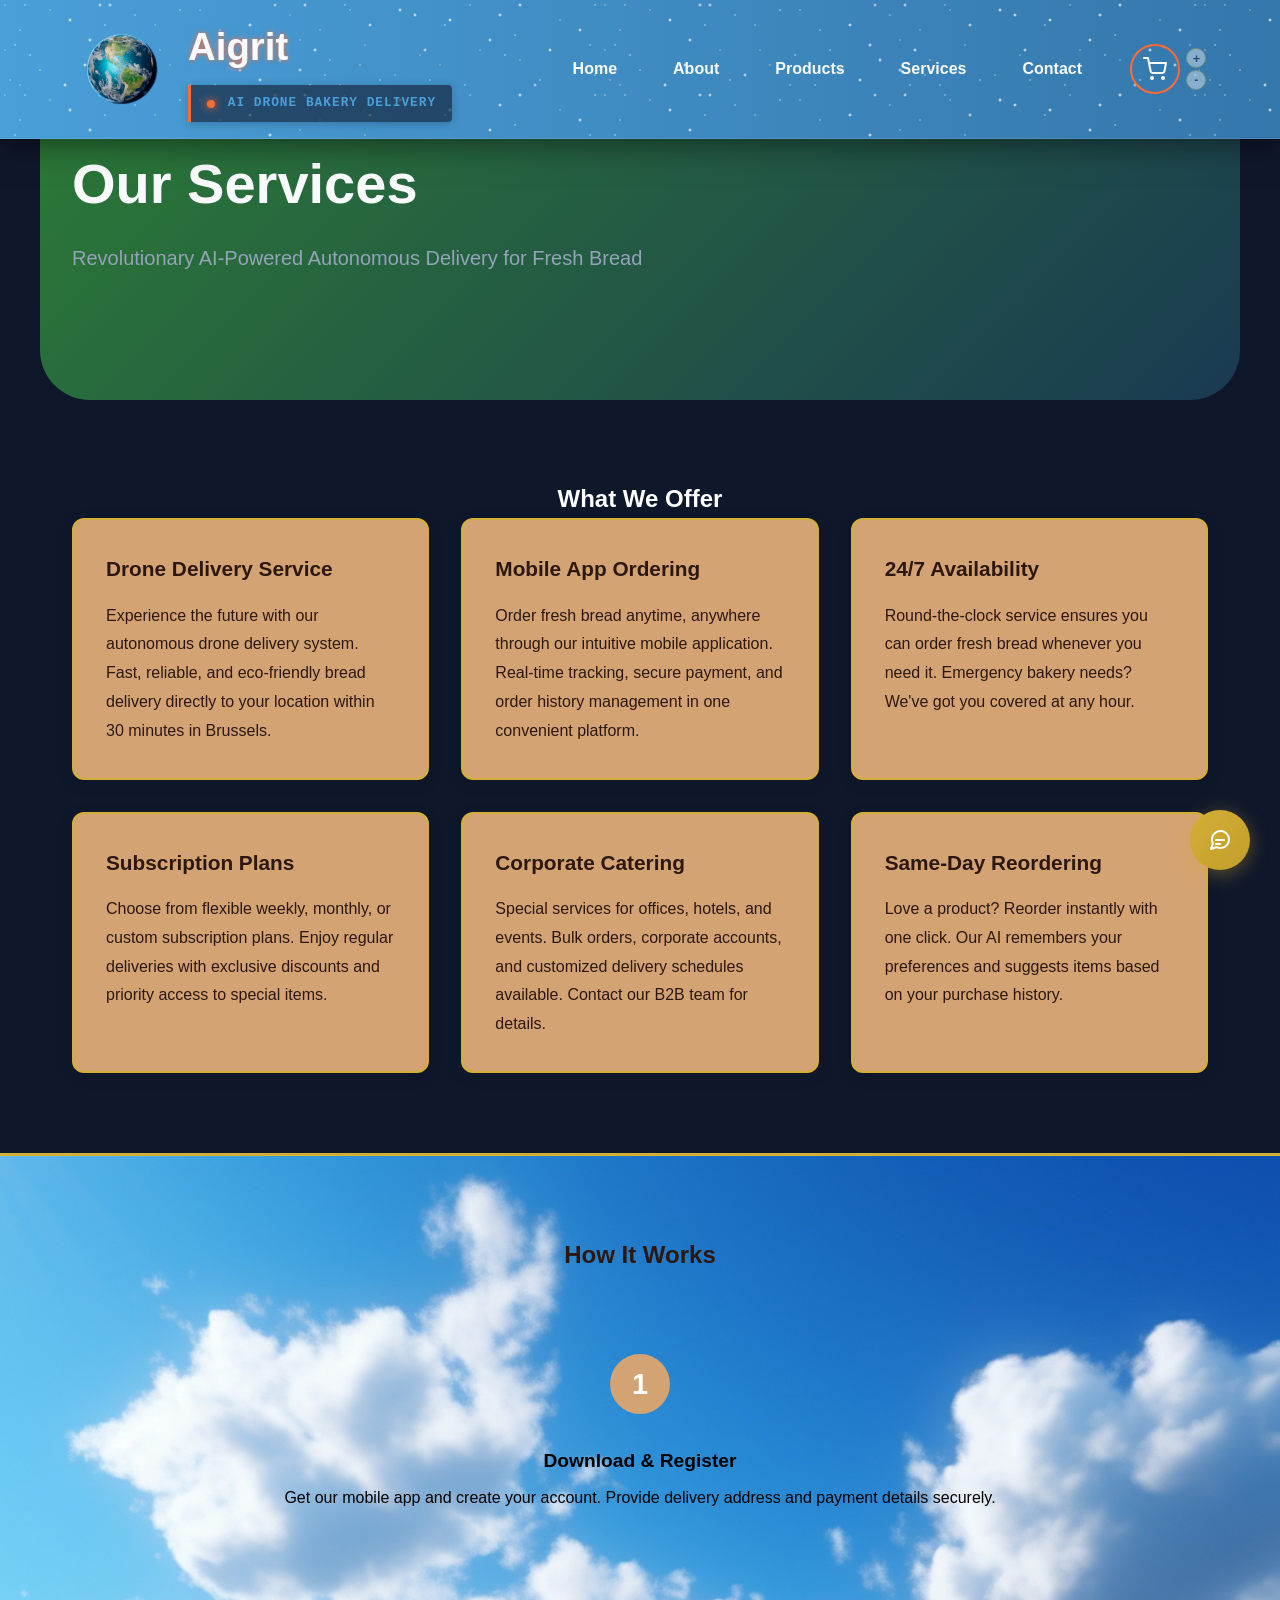
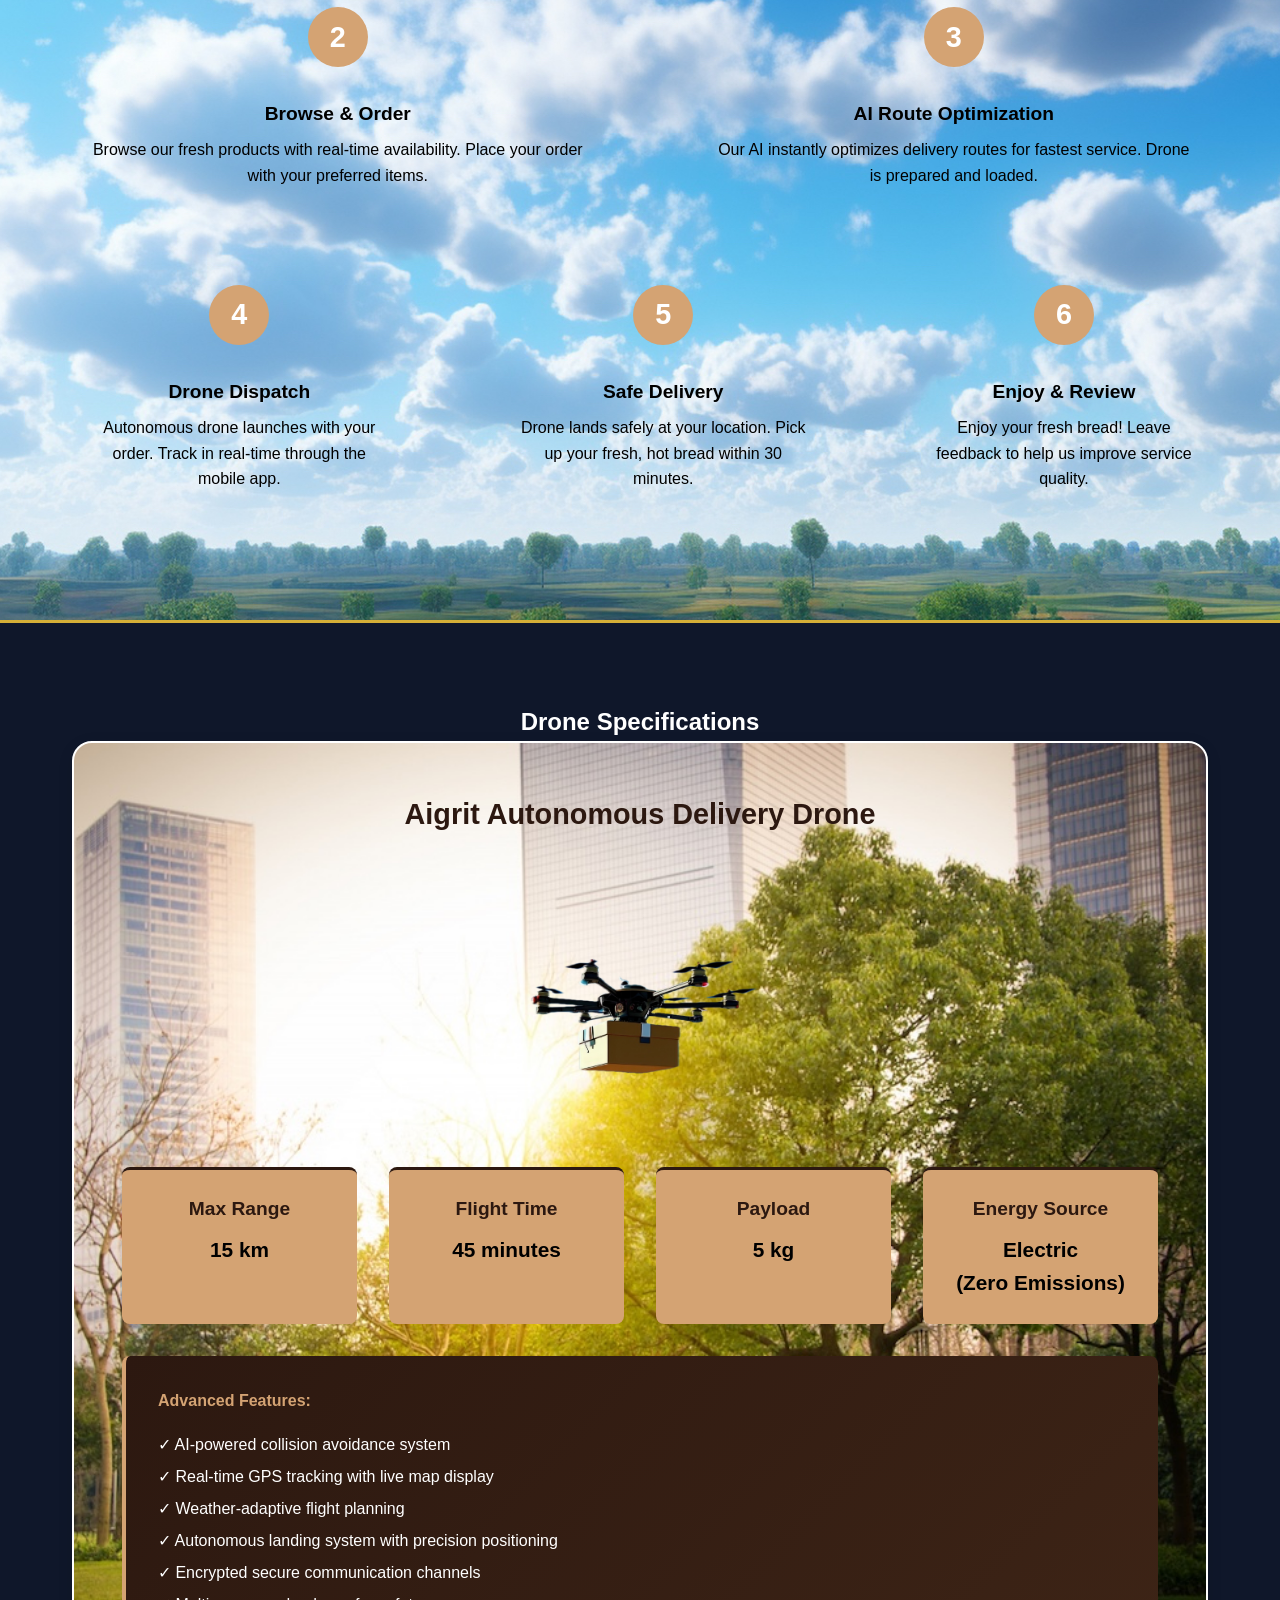
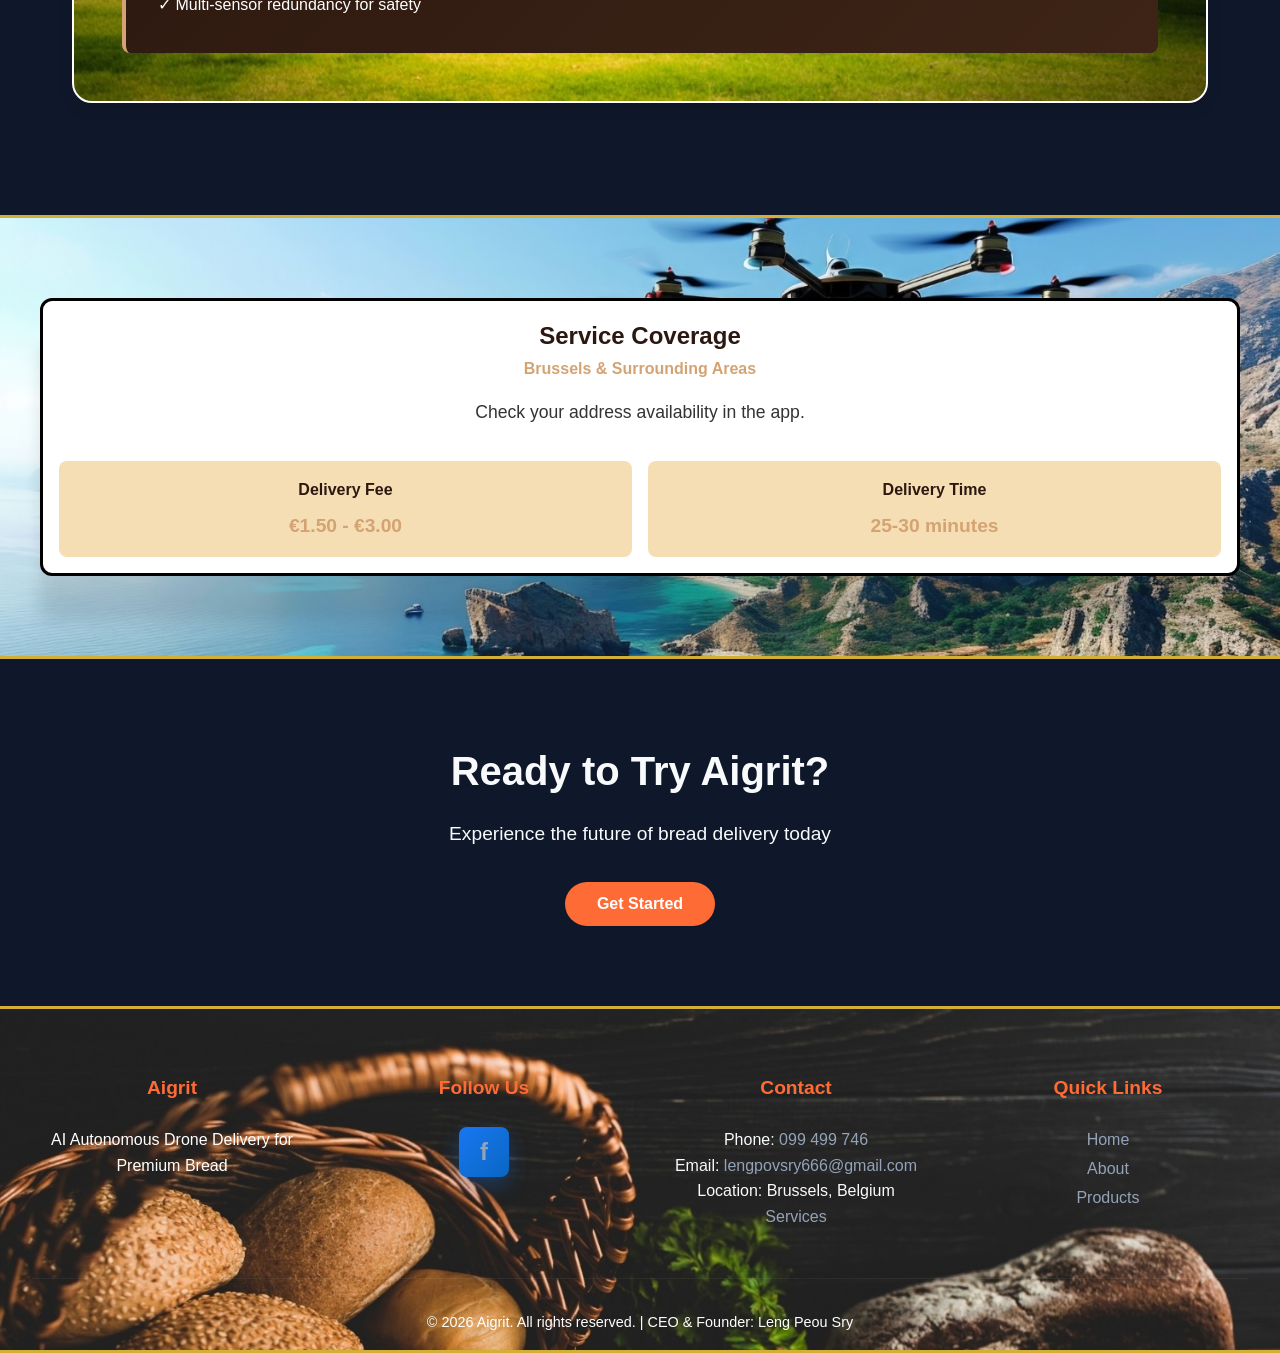
<file: pages/services.html>
<!DOCTYPE html>
<html lang="en">
<head>
    <meta charset="UTF-8">
    <meta name="viewport" content="width=device-width, initial-scale=1.0">
    <meta name="description" content="Aigrit Services - AI Autonomous Drone Delivery">
    <title>Services - Aigrit</title>
    <link rel="preconnect" href="https://fonts.googleapis.com">
    <link rel="preconnect" href="https://fonts.gstatic.com" crossorigin>
    <link href="https://fonts.googleapis.com/css2?family=Poppins:wght@300;400;600&display=swap" rel="stylesheet">
    <link rel="stylesheet" href="../css/style.css">
    <link rel="stylesheet" href="../css/responsive.css">
    <link rel="stylesheet" href="../css/floating-chatbot.css">
</head>
<body>
    <!-- Navigation Bar -->
    <nav class="navbar">
        <div class="nav-container">
            <a href="../index.html" class="logo-link">
                <div class="logo">
                    <img src="../images/earth.png" alt="Aigrit Logo" width="100" height="100" class="logo-svg">
                    <div>
                        <h1>Aigrit</h1>
                        <p class="tagline">AI Drone Bakery Delivery</p>
                    </div>
                </div>
            </a>
            <button class="menu-toggle" id="menuToggle">☰</button>
            <ul class="nav-links" id="navLinks">
                <li><a href="../index.html">Home</a></li>
                <li><a href="about.html">About</a></li>
                <li><a href="products.html">Products</a></li>
                <li><a href="services.html">Services</a></li>
                <li><a href="contact.html">Contact</a></li>
                <li class="cart-nav-item">
                    <button id="cartButton" class="cart-button" aria-label="Shopping Cart">
                        <svg xmlns="http://www.w3.org/2000/svg" width="24" height="24" viewBox="0 0 24 24" fill="none" stroke="currentColor" stroke-width="2" stroke-linecap="round" stroke-linejoin="round">
                            <circle cx="9" cy="21" r="1"></circle>
                            <circle cx="20" cy="21" r="1"></circle>
                            <path d="M1 1h4l2.68 13.39a2 2 0 0 0 2 1.61h9.72a2 2 0 0 0 2-1.61L23 6H6"></path>
                        </svg>
                        <span id="cartBadge" class="cart-badge">0</span>
                    </button>
                </li>
            </ul>
        </div>
    </nav>



    <!-- Hero Section -->
    <section class="hero subpage-hero" style="background: linear-gradient(135deg, #2D7D34 0%, #1a3a52 100%); min-height: 400px; grid-template-columns: 1fr; border-radius: 50px; max-width: 1200px;">
        <div class="hero-content">
            <h1>Our Services</h1>
            <p>Revolutionary AI-Powered Autonomous Delivery for Fresh Bread</p>
        </div>
    </section>

    <!-- Main Services Section -->
    <section class="services-section">
        <h2 class="section-title" style="color: white; text-align: center;">What We Offer</h2>
        <div class="services-grid">
            <div class="service-card">
                <h3>Drone Delivery Service</h3>
                <p>Experience the future with our autonomous drone delivery system. Fast, reliable, and eco-friendly bread delivery directly to your location within 30 minutes in Brussels.</p>
            </div>

            <div class="service-card">
                <h3>Mobile App Ordering</h3>
                <p>Order fresh bread anytime, anywhere through our intuitive mobile application. Real-time tracking, secure payment, and order history management in one convenient platform.</p>
            </div>

            <div class="service-card">
                <h3>24/7 Availability</h3>
                <p>Round-the-clock service ensures you can order fresh bread whenever you need it. Emergency bakery needs? We've got you covered at any hour.</p>
            </div>

            <div class="service-card">
                <h3>Subscription Plans</h3>
                <p>Choose from flexible weekly, monthly, or custom subscription plans. Enjoy regular deliveries with exclusive discounts and priority access to special items.</p>
            </div>

            <div class="service-card">
                <h3>Corporate Catering</h3>
                <p>Special services for offices, hotels, and events. Bulk orders, corporate accounts, and customized delivery schedules available. Contact our B2B team for details.</p>
            </div>

            <div class="service-card">
                <h3>Same-Day Reordering</h3>
                <p>Love a product? Reorder instantly with one click. Our AI remembers your preferences and suggests items based on your purchase history.</p>
            </div>
        </div>
    </section>

    <!-- How It Works Section -->
    <section class="how-it-works-section" style="background: url('../images/sky.jpg') no-repeat center center; background-size: cover;">
        <div class="how-it-works-container">
            <h2 class="section-title" style="color: #2C1810; text-align: center;">How It Works</h2>
            <div class="how-it-works-triangle">
                <div class="triangle-row">
                    <div class="process-step">
                        <div class="process-step-number">1</div>
                        <div class="process-step-text">
                            <h4>Download & Register</h4>
                            <p>Get our mobile app and create your account. Provide delivery address and payment details securely.</p>
                        </div>
                    </div>
                </div>
                <div class="triangle-row">
                    <div class="process-step">
                        <div class="process-step-number">2</div>
                        <div class="process-step-text">
                            <h4>Browse & Order</h4>
                            <p>Browse our fresh products with real-time availability. Place your order with your preferred items.</p>
                        </div>
                    </div>
                    <div class="process-step">
                        <div class="process-step-number">3</div>
                        <div class="process-step-text">
                            <h4>AI Route Optimization</h4>
                            <p>Our AI instantly optimizes delivery routes for fastest service. Drone is prepared and loaded.</p>
                        </div>
                    </div>
                </div>
                <div class="triangle-row">
                    <div class="process-step">
                        <div class="process-step-number">4</div>
                        <div class="process-step-text">
                            <h4>Drone Dispatch</h4>
                            <p>Autonomous drone launches with your order. Track in real-time through the mobile app.</p>
                        </div>
                    </div>
                    <div class="process-step">
                        <div class="process-step-number">5</div>
                        <div class="process-step-text">
                            <h4>Safe Delivery</h4>
                            <p>Drone lands safely at your location. Pick up your fresh, hot bread within 30 minutes.</p>
                        </div>
                    </div>
                    <div class="process-step">
                        <div class="process-step-number">6</div>
                        <div class="process-step-text">
                            <h4>Enjoy & Review</h4>
                            <p>Enjoy your fresh bread! Leave feedback to help us improve service quality.</p>
                        </div>
                    </div>
                </div>
            </div>
        </div>
    </section>

    <!-- Drone Specifications -->
    <section class="drone-specs-section">
        <h2 class="section-title" style="color: #ffffff; text-align: center;">Drone Specifications</h2>
        <div class="drone-specs-container" style="background: url('../images/city.jpg') no-repeat center center; background-size: cover;">
            <div class="drone-visual">
                <h3>Aigrit Autonomous Delivery Drone</h3>
                <img src="../images/drone.png" alt="Aigrit Delivery Drone" class="float-animation" style="width: 250px; height: 250px; object-fit: contain; margin-top: 1rem;">
            </div>

            <div class="spec-grid">
                <div class="spec-item">
                    <h4>Max Range</h4>
                    <p>15 km</p>
                </div>
                <div class="spec-item">
                    <h4>Flight Time</h4>
                    <p>45 minutes</p>
                </div>
                <div class="spec-item">
                    <h4>Payload</h4>
                    <p>5 kg</p>
                </div>
                <div class="spec-item">
                    <h4>Energy Source</h4>
                    <p>Electric<br/>(Zero Emissions)</p>
                </div>
            </div>

            <div class="advanced-features">
                <h4>Advanced Features:</h4>
                <ul>
                    <li>✓ AI-powered collision avoidance system</li>
                    <li>✓ Real-time GPS tracking with live map display</li>
                    <li>✓ Weather-adaptive flight planning</li>
                    <li>✓ Autonomous landing system with precision positioning</li>
                    <li>✓ Encrypted secure communication channels</li>
                    <li>✓ Multi-sensor redundancy for safety</li>
                </ul>
            </div>
        </div>
    </section>

    <!-- Service Areas Section -->
    <section class="service-coverage-section">
        <div class="service-coverage-container">
            <div class="coverage-card">
                <h2 class="section-title" style="color: #2C1810; text-align: center;">Service Coverage</h2>
                <h3>Brussels & Surrounding Areas</h3>
                <p class="coverage-description">
                    Check your address availability in the app.
                </p>
                <div class="coverage-details-grid">
                    <div class="coverage-detail-item coverage-detail-item-bkg shake-once-on-hover">
                        <h4>Delivery Fee</h4>
                        <p>€1.50 - €3.00</p>
                    </div>
                    <div class="coverage-detail-item coverage-detail-item-bkg shake-once-on-hover">
                        <h4>Delivery Time</h4>
                        <p>25-30 minutes</p>
                    </div>
                </div>
            </div>
        </div>
    </section>

    <!-- CTA Section -->
    <section class="cta">
        <h2>Ready to Try Aigrit?</h2>
        <p>Experience the future of bread delivery today</p>
        <button class="btn btn-primary btn-large shake-on-hover" onclick="window.location.href='contact.html'">Get Started</button>
    </section>

    <!-- Footer -->
    <footer class="footer">
        <div class="footer-content">
            <div class="footer-section">
                <h4>Aigrit</h4>
                <p class="footer-description" style="color: white;">AI Autonomous Drone Delivery for Premium Bread</p>
            </div>
            <div class="footer-section">
                <h4>Follow Us</h4>
                <div class="social-links">
                    <a onclick="window.open('https://www.facebook.com/L.P.Sry', '_blank')" rel="noopener noreferrer" aria-label="Facebook" class="social-facebook">f</a>
                </div>
            </div>
            <div class="footer-section">
                <h4>Contact</h4>
                <p>Phone: <a href="tel:+85599499746">099 499 746</a></p>
                <p>Email: <a href="mailto:lengpovsry666@gmail.com">lengpovsry666@gmail.com</a></p>
                <p>Location: Brussels, Belgium</p>
                <p><a href="services.html">Services</a></p>
            </div>
            <div class="footer-section">
                <h4>Quick Links</h4>
                <ul style="white-space: nowrap;">
                    <li><a href="../index.html">Home</a></li>
                    <li><a href="about.html">About</a></li>
                    <li><a href="products.html">Products</a></li>
                </ul>
            </div>
        </div>
        <div class="footer-bottom">
            <p>&copy; 2026 Aigrit. All rights reserved. | CEO & Founder: Leng Peou Sry</p>
        </div>
    </footer>

    <script src="../js/main.js"></script>
    <script src="../js/floating-chatbot.js"></script>
</body>
</html>
</file>
<file: css/style.css>
html {
    scroll-behavior: smooth;
}

:root {
    --primary-color: #FF6B35; /* Orange from drone */
    --secondary-color: #4A9FD8; /* Blue from earth */
    --dark-bg: #0f172a;
    --card-bg: #1e293b;
    --text-light: #f8fafc;
    --text-muted: #94a3b8;
    --gradient-bg: linear-gradient(135deg, #0f172a 0%, #1e293b 100%);
    --chat-bg: #f0f2f5;
    --chat-bubble-user: #0084ff;
    --chat-bubble-ai: #e4e6eb;
    --chat-text-user: #ffffff;
    --chat-text-ai: #050505;
}

* {
    margin: 0;
    padding: 0;
    box-sizing: border-box;
    -webkit-tap-highlight-color: transparent;
}

/* Make images responsive by default */
img {
    max-width: 100%;
    height: auto;
}

body {
    font-family: 'Segoe UI', Tahoma, Geneva, Verdana, sans-serif;
    background: var(--dark-bg);
    color: var(--text-light);
    line-height: 1.6;
    overflow-x: hidden;
}

/* Navigation */
.navbar {
    background: linear-gradient(270deg, #1a1a2e, #16213e, #0f3460, #4a9fd8);
    background-size: 800% 800%;
    position: fixed;
    width: 100%;
    top: 0;
    z-index: 1000;
    padding: 1rem 0;
    box-shadow: 0 4px 30px rgba(0, 0, 0, 0.5);
    border-bottom: 1px solid rgba(255, 255, 255, 0.1);
    animation: dark-light-blue-gradient-flow 20s ease infinite;
}

.navbar::before {
    content: '';
    position: absolute;
    top: 0;
    left: 0;
    right: 0;
    bottom: 0;
    background-image:
        radial-gradient(1px 1px at 20px 30px, #eee, rgba(0,0,0,0)),
        radial-gradient(1px 1px at 40px 70px, #fff, rgba(0,0,0,0)),
        radial-gradient(1px 1px at 50px 10px, #ddd, rgba(0,0,0,0)),
        radial-gradient(2px 2px at 90px 40px, #fff, rgba(0,0,0,0)),
        radial-gradient(1px 1px at 130px 80px, #fff, rgba(0,0,0,0)),
        radial-gradient(1px 1px at 160px 50px, #ddd, rgba(0,0,0,0)),
        radial-gradient(1px 1px at 220px 30px, #eee, rgba(0,0,0,0)),
        radial-gradient(2px 2px at 240px 70px, #fff, rgba(0,0,0,0)),
        radial-gradient(1px 1px at 350px 10px, #ddd, rgba(0,0,0,0)),
        radial-gradient(2px 2px at 490px 40px, #fff, rgba(0,0,0,0)),
        radial-gradient(1px 1px at 430px 80px, #fff, rgba(0,0,0,0)),
        radial-gradient(1px 1px at 560px 20px, #ddd, rgba(0,0,0,0)),
        radial-gradient(1px 1px at 200px 10px, #eee, rgba(0,0,0,0)),
        radial-gradient(2px 2px at 280px 60px, #fff, rgba(0,0,0,0)),
        radial-gradient(1px 1px at 320px 30px, #ddd, rgba(0,0,0,0)),
        radial-gradient(1px 1px at 380px 80px, #fff, rgba(0,0,0,0)),
        radial-gradient(2px 2px at 450px 20px, #fff, rgba(0,0,0,0)),
        radial-gradient(1px 1px at 520px 60px, #ddd, rgba(0,0,0,0)),
        radial-gradient(1px 1px at 10px 80px, #eee, rgba(0,0,0,0)),
        radial-gradient(2px 2px at 70px 20px, #fff, rgba(0,0,0,0)),
        radial-gradient(1px 1px at 120px 50px, #ddd, rgba(0,0,0,0)),
        radial-gradient(1px 1px at 180px 10px, #fff, rgba(0,0,0,0)),
        radial-gradient(2px 2px at 260px 80px, #fff, rgba(0,0,0,0)),
        radial-gradient(1px 1px at 300px 40px, #ddd, rgba(0,0,0,0)),
        radial-gradient(1px 1px at 330px 60px, #eee, rgba(0,0,0,0)),
        radial-gradient(2px 2px at 400px 10px, #fff, rgba(0,0,0,0)),
        radial-gradient(1px 1px at 480px 50px, #ddd, rgba(0,0,0,0)),
        radial-gradient(1px 1px at 540px 80px, #fff, rgba(0,0,0,0)),
        radial-gradient(2px 2px at 580px 30px, #fff, rgba(0,0,0,0)),
        radial-gradient(1px 1px at 600px 70px, #ddd, rgba(0,0,0,0)),
        radial-gradient(1px 1px at 105px 25px, #fff, rgba(0,0,0,0)),
        radial-gradient(2px 2px at 145px 75px, #eee, rgba(0,0,0,0)),
        radial-gradient(1px 1px at 365px 45px, #ddd, rgba(0,0,0,0)),
        radial-gradient(2px 2px at 415px 15px, #fff, rgba(0,0,0,0)),
        radial-gradient(1px 1px at 465px 85px, #eee, rgba(0,0,0,0)),
        radial-gradient(1px 1px at 505px 55px, #fff, rgba(0,0,0,0)),
        radial-gradient(1px 1px at 25px 5px, #eee, rgba(0,0,0,0)),
        radial-gradient(2px 2px at 85px 65px, #fff, rgba(0,0,0,0)),
        radial-gradient(1px 1px at 155px 25px, #ddd, rgba(0,0,0,0)),
        radial-gradient(1px 1px at 215px 85px, #fff, rgba(0,0,0,0)),
        radial-gradient(2px 2px at 305px 5px, #eee, rgba(0,0,0,0)),
        radial-gradient(1px 1px at 395px 75px, #ddd, rgba(0,0,0,0)),
        radial-gradient(1px 1px at 515px 35px, #fff, rgba(0,0,0,0)),
        radial-gradient(2px 2px at 575px 65px, #eee, rgba(0,0,0,0)),
        radial-gradient(1px 1px at 30px 55px, #fff, rgba(0,0,0,0)),
        radial-gradient(2px 2px at 110px 5px, #eee, rgba(0,0,0,0)),
        radial-gradient(1px 1px at 170px 65px, #ddd, rgba(0,0,0,0)),
        radial-gradient(2px 2px at 250px 25px, #fff, rgba(0,0,0,0)),
        radial-gradient(1px 1px at 340px 85px, #eee, rgba(0,0,0,0)),
        radial-gradient(1px 1px at 420px 55px, #ddd, rgba(0,0,0,0)),
        radial-gradient(2px 2px at 500px 15px, #fff, rgba(0,0,0,0)),
        radial-gradient(1px 1px at 590px 45px, #eee, rgba(0,0,0,0)),
        radial-gradient(1px 1px at 5px 50px, #ddd, rgba(0,0,0,0)),
        radial-gradient(2px 2px at 65px 85px, #fff, rgba(0,0,0,0)),
        radial-gradient(1px 1px at 135px 15px, #eee, rgba(0,0,0,0)),
        radial-gradient(1px 1px at 195px 55px, #fff, rgba(0,0,0,0)),
        radial-gradient(2px 2px at 275px 5px, #ddd, rgba(0,0,0,0)),
        radial-gradient(1px 1px at 325px 75px, #eee, rgba(0,0,0,0)),
        radial-gradient(1px 1px at 445px 25px, #fff, rgba(0,0,0,0)),
        radial-gradient(2px 2px at 535px 85px, #ddd, rgba(0,0,0,0)),
        radial-gradient(1px 1px at 310px 85px, #fff, rgba(0,0,0,0)),
        radial-gradient(2px 2px at 370px 25px, #eee, rgba(0,0,0,0)),
        radial-gradient(1px 1px at 440px 65px, #ddd, rgba(0,0,0,0)),
        radial-gradient(2px 2px at 520px 5px, #fff, rgba(0,0,0,0)),
        radial-gradient(1px 1px at 595px 75px, #eee, rgba(0,0,0,0)),
        radial-gradient(1px 1px at 290px 15px, #ddd, rgba(0,0,0,0)),
        radial-gradient(2px 2px at 315px 50px, #fff, rgba(0,0,0,0)),
        radial-gradient(1px 1px at 345px 5px, #eee, rgba(0,0,0,0)),
        radial-gradient(1px 1px at 15px 45px, #fff, rgba(0,0,0,0)),
        radial-gradient(2px 2px at 100px 5px, #eee, rgba(0,0,0,0)),
        radial-gradient(1px 1px at 190px 85px, #ddd, rgba(0,0,0,0)),
        radial-gradient(2px 2px at 270px 45px, #fff, rgba(0,0,0,0)),
        radial-gradient(1px 1px at 360px 65px, #eee, rgba(0,0,0,0)),
        radial-gradient(1px 1px at 470px 5px, #ddd, rgba(0,0,0,0)),
        radial-gradient(2px 2px at 550px 50px, #fff, rgba(0,0,0,0)),
        radial-gradient(1px 1px at 230px 50px, #fff, rgba(0,0,0,0)),
        radial-gradient(2px 2px at 425px 50px, #eee, rgba(0,0,0,0)),
        radial-gradient(1px 1px at 5px 5px, #ddd, rgba(0,0,0,0)),
        radial-gradient(1px 1px at 595px 5px, #fff, rgba(0,0,0,0)),
        radial-gradient(2px 2px at 300px 70px, #eee, rgba(0,0,0,0)),
        radial-gradient(1px 1px at 20px 85px, #ddd, rgba(0,0,0,0));
    background-repeat: repeat;
    background-size: 600px 90px;
}

@keyframes dark-light-blue-gradient-flow {
    0% {
        background-position: 0% 50%;
    }
    50% {
        background-position: 100% 50%;
    }
    100% {
        background-position: 0% 50%;
    }
}

.nav-container {
    max-width: 1200px;
    margin: 0 auto;
    padding: 0 2rem;
    display: flex;
    justify-content: space-between;
    align-items: center;
    position: relative;
    z-index: 1;
}

.logo-link {
    text-decoration: none;
    color: inherit;
}

.logo {
    position: relative;
    display: flex;
    align-items: center;
    gap: 1rem;
}

.logo-svg {
    animation: rotate-earth 15s linear infinite; /* Changed from float to rotate-earth */
    flex-shrink: 0;
}

.logo h1 {
    font-size: 2.4rem;
    font-weight: 800;
    color: var(--text-light); /* Solid white/light color */
    text-shadow: 0 0 5px var(--primary-color), 0 0 10px var(--secondary-color); /* Subtle glow */
    transition: all 0.3s ease-in-out;
    position: relative;
    overflow: hidden; /* Hide pseudo-element overflow */
}

.logo h1::before {
    content: '';
    position: absolute;
    top: 0;
    left: -100%;
    width: 100%;
    height: 100%;
    background: linear-gradient(90deg, transparent, rgba(255,255,255,0.3), transparent);
    transition: left 0.7s ease-in-out;
}

.logo h1:hover {
    color: orange; /* Change color on hover */
    text-shadow: 0 0 8px var(--primary-color), 0 0 15px var(--secondary-color);
}

.logo h1:hover::before {
    left: 100%; /* Slide the shine effect */
}

.tagline {
    font-family: 'Courier New', Courier, monospace;
    font-size: 0.8rem;
    font-weight: 700;
    letter-spacing: 1px;
    text-transform: uppercase;
    color: var(--secondary-color);
    background: rgba(15, 23, 42, 0.6);
    padding: 0.5rem 1rem;
    border-left: 3px solid var(--primary-color);
    border-radius: 0 4px 4px 0;
    margin-top: 0.5rem;
    display: inline-flex;
    align-items: center;
    gap: 0.8rem;
    transition: all 0.3s ease;
    position: relative;
    overflow: hidden;
    box-shadow: 0 2px 10px rgba(0,0,0,0.2);
}

.tagline::before {
    content: '';
    width: 8px;
    height: 8px;
    background-color: var(--primary-color);
    border-radius: 50%;
    box-shadow: 0 0 8px var(--primary-color);
    animation: blink-status 2s infinite;
}

.tagline::after {
    content: '';
    position: absolute;
    top: 0;
    left: -100%;
    width: 50%;
    height: 100%;
    background: linear-gradient(90deg, transparent, rgba(255, 255, 255, 0.1), transparent);
    transform: skewX(-20deg);
}

.tagline:hover {
    background: rgba(74, 159, 216, 0.15);
    color: var(--text-light);
    padding-left: 1.5rem;
    border-left-width: 5px;
    text-shadow: 0 0 5px rgba(74, 159, 216, 0.5);
}

.tagline:hover::after {
    animation: scan-line 1s linear infinite;
}

@keyframes blink-status {
    0%, 100% { opacity: 1; transform: scale(1); }
    50% { opacity: 0.4; transform: scale(0.8); }
}

@keyframes scan-line {
    0% { left: -100%; }
    100% { left: 200%; }
}

.nav-links {
    display: flex;
    gap: 1.5rem;
    list-style: none;
    align-items: center;
}

.nav-links a {
    position: relative;
    color: var(--text-light);
    text-decoration: none;
    font-weight: 600;
    font-size: 1rem;
    padding: 0.5rem 1rem;
    border-radius: 8px;
    transition: all 0.3s ease;
    z-index: 1;
}

.nav-links a::before {
    content: '';
    position: absolute;
    bottom: 0;
    left: 0;
    width: 100%;
    height: 0%;
    background-color: var(--primary-color);
    transition: all 0.3s ease;
    border-radius: 8px;
    z-index: -1;
    opacity: 0;
}

.nav-links a:hover {
    color: white;
    transform: translateY(-3px);
}

.nav-links a:hover::before {
    height: 100%;
    opacity: 1;
    box-shadow: 0 0 20px var(--primary-color);
}

.menu-toggle {
    display: none;
    background: none;
    border: none;
    color: var(--text-light);
    font-size: 1.5rem;
    cursor: pointer;
}

/* Professional Shopping Cart Button */
.cart-nav-item {
    margin-left: 0.5rem;
    display: flex;
    align-items: center;
}

.cart-button {
    position: relative;
    background: transparent;
    border: 2px solid var(--primary-color);
    border-radius: 50%;
    width: 50px;
    height: 50px;
    display: flex;
    align-items: center;
    justify-content: center;
    cursor: pointer;
    transition: all 0.3s ease;
    color: var(--text-light);
    padding: 0;
}

.cart-button:hover {
    background: var(--primary-color);
    transform: translateY(-2px) scale(1.1);
    box-shadow: 0 5px 15px rgba(255, 107, 53, 0.4);
}

.cart-button svg {
    width: 24px;
    height: 24px;
    transition: all 0.3s ease;
}

.cart-button:hover svg {
    transform: scale(1.1);
}

.cart-badge {
    position: absolute;
    top: -8px;
    right: -8px;
    background: #FF4757;
    color: white;
    border-radius: 50%;
    width: 24px;
    height: 24px;
    display: flex;
    align-items: center;
    justify-content: center;
    font-size: 0.75rem;
    font-weight: bold;
    box-shadow: 0 2px 8px rgba(255, 71, 87, 0.6);
    animation: pulse 2s infinite;
    display: none; /* Hidden by default */
}

@keyframes pulse {
    0% {
        transform: scale(1);
        box-shadow: 0 2px 8px rgba(255, 71, 87, 0.6);
    }
    50% {
        transform: scale(1.1);
        box-shadow: 0 4px 12px rgba(255, 71, 87, 0.8);
    }
    100% {
        transform: scale(1);
        box-shadow: 0 2px 8px rgba(255, 71, 87, 0.6);
    }
}

/* Cart Button Animations */
.cart-button.added {
    animation: cartBounce 0.6s ease;
}

@keyframes cartBounce {
    0%, 20%, 50%, 80%, 100% {
        transform: translateY(0) scale(1);
    }
    40% {
        transform: translateY(-10px) scale(1.1);
    }
    60% {
        transform: translateY(-5px) scale(1.05);
    }
}

/* Quantity Controls for Product Cards */
.cart-quantity-controls {
    display: flex;
    align-items: center;
    gap: 0.4rem;
    margin: 1rem 0 0.8rem 0;
    justify-content: center;
    padding: 0.6rem;
    background: rgba(255, 255, 255, 0.7);
    border-radius: 6px;
    border: 1px solid #D4AF37;
}

/* Compact Navbar Quantity Controls - Vertical Stack */
.navbar-quantity-controls {
    display: flex;
    flex-direction: column;
    gap: 0.1rem;
    margin-left: 0.3rem;
    padding: 0.1rem;
    background: transparent;
    border-radius: 3px;
    border: none;
    height: 50px; /* Match cart button height */
    align-self: center;
    justify-content: center;
}

.navbar-quantity-btn {
    width: 20px;
    height: 20px;
    border: 1px solid #D4AF37;
    background: white;
    color: #2C1810;
    border-radius: 50%;
    cursor: pointer;
    display: flex;
    align-items: center;
    justify-content: center;
    font-size: 0.8rem;
    font-weight: bold;
    transition: all 0.2s ease;
    user-select: none;
    flex-shrink: 0;
}

.navbar-quantity-btn:hover {
    background: #D4AF37;
    color: white;
    transform: scale(1.1);
}

.navbar-quantity-btn:disabled {
    opacity: 0.4;
    cursor: not-allowed;
    transform: none;
}

.navbar-quantity-btn:disabled:hover {
    background: white;
    color: #2C1810;
}

/* Hide the quantity display in navbar */
.navbar-quantity-display {
    display: none;
}

.quantity-btn {
    width: 32px;
    height: 32px;
    border: 2px solid #D4AF37;
    background: white;
    color: #2C1810;
    border-radius: 50%;
    cursor: pointer;
    display: flex;
    align-items: center;
    justify-content: center;
    font-size: 1.2rem;
    font-weight: bold;
    transition: all 0.3s ease;
    user-select: none;
}

.quantity-btn:hover {
    background: #D4AF37;
    color: white;
    transform: scale(1.1);
}

.quantity-btn:disabled {
    opacity: 0.5;
    cursor: not-allowed;
    transform: none;
}

.quantity-btn:disabled:hover {
    background: white;
    color: #2C1810;
}

.quantity-display {
    min-width: 40px;
    text-align: center;
    font-weight: 600;
    color: #2C1810;
    font-size: 1.1rem;
}

/* Mobile responsive cart button */
@media (max-width: 768px) {
    .cart-nav-item {
        position: fixed;
        top: 120px; /* Slightly lower */
        left: 15px; /* Moved to the left side */
        z-index: 1001;
        margin: 0;
        display: flex;
        align-items: center;
    }
    
    .cart-button {
        width: 45px;
        height: 45px;
    }
    
    .cart-button svg {
        width: 20px;
        height: 20px;
    }
    
    .cart-badge {
        width: 20px;
        height: 20px;
        font-size: 0.7rem;
        top: -6px;
        right: -6px;
    }
    
    /* Mobile navbar quantity controls - Vertical Stack */
    .navbar-quantity-controls {
        flex-direction: column;
        gap: 0.05rem;
        margin-left: 0.2rem;
        padding: 0.05rem;
        height: 45px;
        background: transparent;
        border: none;
    }
    
    .navbar-quantity-btn {
        width: 16px;
        height: 16px;
        font-size: 0.7rem;
    }
    
    /* Hide quantity display on mobile too */
    .navbar-quantity-display {
        display: none;
    }
    
    /* Mobile quantity controls for product cards */
    .cart-quantity-controls {
        gap: 0.3rem;
        margin: 1.2rem 0 0.8rem 0;
        padding: 0.5rem;
        background: rgba(255, 255, 255, 0.8);
        border-radius: 6px;
    }
    
    .quantity-btn {
        width: 28px;
        height: 28px;
        font-size: 1rem;
    }
    
    .quantity-display {
        min-width: 35px;
        font-size: 1rem;
    }
}

/* Hero Section */
.hero {
    min-height: 100vh;
    display: flex;
    align-items: center;
    justify-content: space-between;
    padding: 8rem 2rem 4rem;
    margin: 0 auto;
    position: relative;
    overflow: hidden;
}

.subpage-hero {
    transition: transform 0.3s ease;
}

.subpage-hero:hover {
    transform: translateY(20px);
}

.hero-content {
    flex: 1;
    max-width: 600px;
    animation: fadeInUp 1s ease-out forwards;
    z-index: 10;
    position: relative;
}

.hero h1 {
    font-size: 3.5rem;
    margin-bottom: 1.5rem;
    line-height: 1.2;
    transition: color 0.5s ease; /* Added transition for color change */
}

.hero p {
    font-size: 1.25rem;
    color: var(--text-muted);
    margin-bottom: 2.5rem;
}

.cta-buttons {
    display: flex;
    gap: 1rem;
}

.btn {
    padding: 0.8rem 2rem;
    border-radius: 50px;
    font-weight: 600;
    cursor: pointer;
    transition: transform 0.2s, box-shadow 0.2s;
    border: none;
    font-size: 1rem;
}

.btn:hover {
    transform: translateY(-2px);
    box-shadow: 0 5px 15px rgba(0,0,0,0.3);
}

.btn-primary {
    background: var(--primary-color);
    color: white;
}

.btn-secondary {
    background: transparent;
    border: 2px solid var(--secondary-color);
    color: var(--secondary-color);
}

.hero-right {
    flex: 1;
    display: flex;
    justify-content: center;
    align-items: center;
    position: relative;
    height: 400px;
    animation: fadeInUp 1s ease-out 0.2s forwards;
    opacity: 0;
}

/* Drone Animation Container */
.floating-drone-wrapper {
    animation: hover-drone 3s ease-in-out infinite;
    z-index: 20;
    position: relative;
    bottom: 100px;
}

.realistic-drone {
    width: 250px;
    height: auto;
    object-fit: contain;
}

/* Cloud Orbit System */
.cloud-orbit-container {
    position: absolute;
    width: 450px; /* Increased from 350px */
    height: 150px; /* Increased from 120px */
    top: 50%;
    left: 50%;
    transform: translate(-50%, -50%);
    z-index: 15;
    animation: orbit 25s linear infinite;
    transform-style: preserve-3d;
    pointer-events: none;
}

.floating-cloud {
    position: absolute;
    opacity: 0.85;
    animation: counter-rotate 25s linear infinite;
}

.cloud-1 {
    top: 0;
    left: 50%;
    transform: translateX(-50%);
}

.cloud-2 {
    top: 50%;
    right: -20px;
    transform: translateY(-50%);
}

.cloud-3 {
    bottom: -20px;
    left: 60%;
    transform: translateX(-50%);
}

@keyframes orbit {
    from { transform: translate(-50%, -50%) rotate(0deg); }
    to { transform: translate(-50%, -50%) rotate(360deg); }
}

@keyframes counter-rotate {
    from { transform: rotate(0deg); }
    to { transform: rotate(-360deg); }
}

@keyframes float {
    0%, 100% { transform: translateY(0px); }
    50% { transform: translateY(-30px); }
}

@keyframes rotate-earth { /* New keyframe for Earth rotation */
    from { transform: rotate(0deg); }
    to { transform: rotate(360deg); }
}

@keyframes hover-drone {
    0%, 100% { transform: translateY(0); }
    50% { transform: translateY(-20px); }
}

/* Sun */
.sun {
    position: absolute;
    top: 0px;
    right: 20px;
    width: 100px;
    height: 100px;
    z-index: 10;
    animation: glow 4s ease-in-out infinite;
}

@keyframes glow {
    0%, 100% {
        transform: scale(1);
        filter: drop-shadow(0 0 30px #FFD700); /* Increased glow intensity */
    }
    50% {
        transform: scale(1.1);
        filter: drop-shadow(0 0 60px #FFD700); /* Increased glow intensity */
    }
}

/* Cubes */
.cubes-container {
    position: absolute;
    bottom: 0;
    display: flex;
    gap: 2rem;
    perspective: 1000px;
    z-index: 5;
    pointer-events: auto; /* Changed from none to auto to allow hover */
}

.cube {
    width: 60px;
    height: 60px;
    position: relative;
    transform-style: preserve-3d;
    animation: rotate-cube 12s infinite linear;
    transition: transform 0.5s ease; /* Added transition for smooth stop */
    cursor: url("data:image/svg+xml;utf8,<svg xmlns='http://www.w3.org/2000/svg' width='40' height='40' viewBox='0 0 40 40'><circle cx='20' cy='20' r='18' fill='white' stroke='%23FF6B35' stroke-width='3'/><text x='50%' y='60%' font-size='28' fill='%23FF6B35' font-family='sans-serif' font-weight='bold' text-anchor='middle' dominant-baseline='middle'>?</text></svg>") 20 20, pointer;
    will-change: transform; /* Optimize for smooth animation */
}

.cube:not(.rolling):not([data-cheering]):hover {
    animation-play-state: paused; /* Stop rotation on hover */
    transform: rotateX(0) rotateY(0) !important; /* Reset rotation to show front face */
}

.cube-face {
    position: absolute;
    width: 60px;
    height: 60px;
    background: rgba(74, 159, 216, 0.15);
    border: 1px solid var(--secondary-color);
    display: flex;
    align-items: center;
    justify-content: center;
    font-weight: bold;
    color: var(--text-light);
    backface-visibility: hidden;
}

.cube-front  { transform: rotateY(0deg) translateZ(30px); }
.cube-back   { transform: rotateY(180deg) translateZ(30px); }
.cube-right  { transform: rotateY(90deg) translateZ(30px); }
.cube-left   { transform: rotateY(-90deg) translateZ(30px); }
.cube-top    { transform: rotateX(90deg) translateZ(30px); }
.cube-bottom { transform: rotateX(-90deg) translateZ(30px); }

@keyframes rotate-cube {
    from { transform: rotateX(0) rotateY(0); }
    to { transform: rotateX(360deg) rotateY(360deg); }
}

/* Features Section */
.features {
    padding: 5rem 2rem;
    background: var(--card-bg);
    text-align: center;
    border-top: 3px solid #D4AF37;
    border-bottom: 3px solid #D4AF37;
}

.features h2 {
    font-size: 2.5rem;
    margin-bottom: 3rem;
    color: var(--text-light);
}

.features-grid {
    display: grid;
    grid-template-columns: repeat(auto-fit, minmax(300px, 1fr));
    gap: 2rem;
    max-width: 1200px;
    margin: 0 auto;
}

.feature-card {
    background: rgba(255,255,255,0.05);
    padding: 2rem;
    border-radius: 15px;
    transition: transform 0.3s;
    border: 1px solid rgba(255,255,255,0.1);
}

.feature-card:hover {
    transform: translateY(-10px);
    background: rgba(255,255,255,0.08);
}

.feature-card h3 {
    color: var(--primary-color);
    margin-bottom: 1rem;
    font-size: 1.5rem;
}

/* Technology Section */
.technology {
    padding: 5rem 2rem;
    background: var(--dark-bg);
}

.tech-content {
    max-width: 1200px;
    margin: 0 auto;
    text-align: center;
}

.tech-features {
    display: flex;
    justify-content: space-around;
    margin-top: 3rem;
    flex-wrap: wrap;
    gap: 2rem;
}

.tech-item {
    flex: 1;
    min-width: 250px;
    padding: 1.5rem;
    border-left: 3px solid var(--secondary-color);
    text-align: left;
    background: rgba(255,255,255,0.02);
}

.tech-item h4 {
    color: var(--secondary-color);
    margin-bottom: 0.5rem;
    font-size: 1.2rem;
}

/* Company Info */
.company-info {
    padding: 5rem 2rem;
    background: var(--card-bg);
    text-align: center;
    border-top: 3px solid #D4AF37;
    border-bottom: 3px solid #D4AF37;
}

.info-grid {
    display: grid;
    grid-template-columns: repeat(auto-fit, minmax(300px, 1fr));
    gap: 2rem;
    margin: 3rem auto 0;
}

.info-card {
    padding: 2rem;
    background: var(--dark-bg);
    border-radius: 10px;
}

.info-card a {
    color: var(--primary-color);
    text-decoration: none;
    transition: color 0.3s ease;
}

.info-card a:hover {
    color: var(--secondary-color);
}

/* CTA Section */
.cta {
    padding: 5rem 2rem;
    text-align: center;
    background: linear-gradient(rgba(15, 23, 42, 0.9), rgba(15, 23, 42, 0.9)), url('https://images.unsplash.com/photo-1508614589041-895b8c9e695e?ixlib=rb-1.2.1&auto=format&fit=crop&w=1350&q=80');
    background-size: cover;
}

.cta h2 {
    font-size: 2.5rem;
    margin-bottom: 1rem;
}

.cta p {
    font-size: 1.2rem;
    margin-bottom: 2rem;
    max-width: 600px;
    margin-left: auto;
    margin-right: auto;
}

/* Footer */
.footer {
    background-image: url('../images/footer.jpg');
    background-size: 100% 100%;
    background-position: center;
    padding: 4rem 2rem 1rem;
    border-top: 3px solid #D4AF37;
    border-bottom: 3px solid #D4AF37;
    background-repeat: no-repeat;
}

.footer-content {
    max-width: 1200px;
    margin: 0 auto;
    display: grid;
    grid-template-columns: repeat(auto-fit, minmax(200px, 1fr));
    gap: 3rem;
    margin-bottom: 3rem;
}

.footer-section {
    text-align: center;
}

.footer-section h4 {
    color: var(--primary-color);
    margin-bottom: 1.5rem;
    font-size: 1.2rem;
}

.footer-section ul {
    list-style: none;
}

.footer-section ul li {
    margin-bottom: 0.2rem;
}

.footer-section a {
    color: var(--text-muted);
    text-decoration: none;
    transition: color 0.3s;
}

.footer-section a:hover {
    color: var(--primary-color);
}

.footer-bottom {
    text-align: center;
    padding-top: 2rem;
    border-top: 1px solid rgba(255,255,255,0.05);
    color: white;
    font-size: 0.9rem;
}

.social-links {
    display: flex;
    justify-content: center;
}

.social-facebook {
    perspective: 1000px;
    display: inline-flex;
    align-items: center;
    justify-content: center;
    width: 50px;
    height: 50px;
    background: linear-gradient(135deg, #1877F2, #0A66C2);
    border-radius: 8px;
    color: white;
    font-weight: bold;
    font-size: 1.5rem;
    transform-style: preserve-3d;
    animation: circular-float-rotate 12s infinite linear;
    box-shadow: 0 8px 20px rgba(24, 119, 242, 0.3);
    cursor: pointer;
}

@keyframes circular-float-rotate {
    0% {
        transform: translate(0, 0) rotateY(0deg);
    }
    25% {
        transform: translate(15px, 15px) rotateY(90deg);
    }
    50% {
        transform: translate(0, 30px) rotateY(180deg);
    }
    75% {
        transform: translate(-15px, 15px) rotateY(270deg);
    }
    100% {
        transform: translate(0, 0) rotateY(360deg);
    }
}

/* Contact Page Styles */
.contact-container {
    max-width: 1200px;
    margin: 0 auto;
    padding: 3rem 2rem;
}

.contact-grid {
    display: grid;
    grid-template-columns: 1fr 1fr;
    gap: 3rem;
    margin-top: 2rem;
}

.contact-info {
    display: flex;
    flex-direction: column;
    gap: 2rem;
}

.contact-item {
    display: flex;
    gap: 1.5rem;
}

.contact-icon {
    font-size: 2rem;
    min-width: 50px;
}

.contact-item h3 {
    color: #2C1810;
    margin-bottom: 0.5rem;
}

.contact-item p {
    color: #666;
    line-height: 1.6;
}

.contact-item a {
    color: #D4A373;
    font-weight: 600;
    transition: all 0.3s ease;
}

.contact-item a:hover {
    color: #FF6B35;
}

.form-group {
    margin-bottom: 1.5rem;
}

.form-group label {
    display: block;
    margin-bottom: 0.5rem;
    color: #2C1810;
    font-weight: 600;
}

.form-group input,
.form-group textarea,
.form-group select {
    width: 100%;
    padding: 0.75rem 1rem;
    border: 2px solid #E0E0E0;
    border-radius: 8px;
    font-family: inherit;
    font-size: 1rem;
    transition: all 0.3s ease;
}

.form-group input:focus,
.form-group textarea:focus,
.form-group select:focus {
    outline: none;
    border-color: #D4A373;
    box-shadow: 0 0 0 3px rgba(212, 163, 115, 0.1);
}

.form-group textarea {
    resize: vertical;
    min-height: 120px;
}

.submit-btn {
    background-color: #87CEEB; /* Slightly darker light blue */
    color: #2C1810;
    padding: 1rem 2rem;
    border: none;
    border-radius: 8px;
    font-weight: 600;
    cursor: pointer;
    transition: all 0.3s ease;
    width: 100%;
    font-size: 1rem;
}

.submit-btn:hover {
    background-color: #6495ED; /* Cornflower blue on hover */
    transform: translateY(-2px);
    box-shadow: 0 6px 20px rgba(135, 206, 235, 0.3);
}

.submit-btn:active {
    transform: translateY(0);
}

.social-grid {
    display: grid;
    grid-template-columns: repeat(auto-fit, minmax(200px, 1fr));
    gap: 1.5rem;
    margin-top: 2rem;
}

.social-card {
    background: linear-gradient(135deg, #FFF8F3, white);
    padding: 1.5rem;
    border-radius: 8px;
    text-align: center;
    border-left: 4px solid #D4A373;
}

.social-card a {
    display: inline-block;
    width: 50px;
    height: 50px;
    background-color: #D4A373;
    color: white;
    border-radius: 50%;
    display: flex;
    align-items: center;
    justify-content: center;
    font-size: 1.3rem;
    transition: all 0.3s ease;
    margin-bottom: 1rem;
}

.social-card a:hover {
    background-color: #FF6B35;
    transform: translateY(-3px);
}

/* FAQ Section - Chat Interface Style */
.chat-interface {
    background-color: #ffffff;
    border-radius: 20px;
    box-shadow: 0 10px 40px rgba(0,0,0,0.2);
    max-width: 800px;
    margin: 0 auto;
    overflow: hidden;
    display: flex;
    flex-direction: column;
    height: 600px;
    border: 2px solid #D4AF37;
}

.chat-header {
    background-color: #ffffff;
    padding: 1rem 1.5rem;
    border-bottom: 1px solid #f0f0f0;
    display: flex;
    align-items: center;
    gap: 1rem;
    border: 2px solid #D4AF37;
    border-radius: 15px;
    margin: 1rem;
}

.ai-avatar-container {
    position: relative;
    width: 70px !important;
    height: 70px !important;
    border-radius: 50% !important;
    overflow: visible !important;
    flex-shrink: 0;
}

.ai-avatar-img {
    width: 100% !important;
    height: 100% !important;
    border-radius: 50% !important;
    object-fit: cover !important;
    object-position: center !important;
    border: 2px solid #f0f0f0 !important;
    animation: rotate-earth 15s linear infinite !important;
    display: block !important;
}

.status-dot {
    position: absolute;
    bottom: -5px;
    right: -5px;
    width: 24px;
    height: 24px;
    background-color: #31a24c;
    border-radius: 50%;
    border: 3px solid #ffffff;
    z-index: 10;
    box-shadow: 0 2px 8px rgba(0,0,0,0.4);
}

.chat-info h3 {
    margin: 0;
    font-size: 1.1rem;
    color: #050505;
}

.chat-info p {
    margin: 0;
    font-size: 0.85rem;
    color: #65676b;
}

.chat-messages {
    flex-grow: 1;
    background-color: var(--chat-bg);
    padding: 1.5rem;
    overflow-y: auto;
    display: flex;
    flex-direction: column;
    gap: 1rem;
}

.message {
    max-width: 80%;
    padding: 0.8rem 1.2rem;
    border-radius: 18px;
    font-size: 0.95rem;
    line-height: 1.5;
    position: relative;
    animation: messageSlideIn 0.3s ease-out;
}

@keyframes messageSlideIn {
    from { opacity: 0; transform: translateY(10px); }
    to { opacity: 1; transform: translateY(0); }
}

.message.ai {
    align-self: flex-start;
    background-color: var(--chat-bubble-ai);
    color: var(--chat-text-ai);
    border-bottom-left-radius: 4px;
}

.message.user {
    align-self: flex-end;
    background-color: var(--chat-bubble-user);
    color: var(--chat-text-user);
    border-bottom-right-radius: 4px;
}

.typing-indicator {
    display: flex;
    gap: 4px;
    padding: 1rem;
    background-color: var(--chat-bubble-ai);
    border-radius: 18px;
    border-bottom-left-radius: 4px;
    width: fit-content;
    align-self: flex-start;
    margin-bottom: 1rem;
}

.typing-dot {
    width: 8px;
    height: 8px;
    background-color: #90949c;
    border-radius: 50%;
    animation: typingBounce 1.4s infinite ease-in-out both;
}

.typing-dot:nth-child(1) { animation-delay: -0.32s; }
.typing-dot:nth-child(2) { animation-delay: -0.16s; }

@keyframes typingBounce {
    0%, 80%, 100% { transform: scale(0); }
    40% { transform: scale(1); }
}

.chat-controls {
    background-color: #ffffff;
    padding: 1rem;
    border-top: 1px solid #f0f0f0;
}

.controls-label {
    font-size: 0.85rem;
    color: #65676b;
    margin-bottom: 0.8rem;
    text-align: center;
}

.question-chips {
    display: flex;
    flex-wrap: wrap;
    gap: 0.5rem;
    justify-content: center;
    max-height: 120px;
    overflow-y: auto;
}

.chip {
    background-color: #f0f2f5;
    color: #050505;
    padding: 0.5rem 1rem;
    border-radius: 20px;
    font-size: 0.9rem;
    cursor: pointer;
    transition: background-color 0.2s;
    border: 1px solid transparent;
}

.chip:hover {
    background-color: #e4e6eb;
}

.faq-background {
    padding: 5rem 2rem;
    background-size: cover;
    background-position: center;
    max-width: 1200px;
    margin: 0 auto;
    width: 100%;
    border-radius: 50px;
    border: 3px solid white;
}

/* Services Page Styles */
.service-card {
    background: #D4A373;
    padding: 2rem;
    border-radius: 12px;
    box-shadow: 0 4px 15px rgba(0, 0, 0, 0.1);
    transition: all 0.3s ease;
    border-left: 4px solid #2C1810;
    cursor: pointer;
    border: 2px solid #D4AF37; /* Golden border */
}

.service-card:hover {
    transform: translateY(-10px);
    box-shadow: 0 12px 30px rgba(44, 24, 16, 0.2);
}

.service-card h3 {
    color: #2C1810;
    margin-bottom: 1rem;
    font-size: 1.3rem;
}

.service-card p {
    color: #2C1810;
    line-height: 1.8;
}

.process-step {
    text-align: center;
    padding: 2rem;
}

.process-step-text {
    padding: 1rem;
    border-radius: 15px;
    transition: background-color 0.3s ease, color 0.3s ease;
}

.process-step-number:hover ~ .process-step-text {
    background-color: rgba(0, 0, 0, 0.4);
    color: white;
}

.process-step-number:hover ~ .process-step-text h4,
.process-step-number:hover ~ .process-step-text p {
    color: white;
}

.process-step-number {
    display: inline-flex;
    align-items: center;
    justify-content: center;
    width: 60px;
    height: 60px;
    background: #D4A373;
    color: white;
    border-radius: 50%;
    font-size: 1.8rem;
    font-weight: bold;
    margin-bottom: 1rem;
    transition: transform 0.3s ease, background-color 0.3s ease, box-shadow 0.3s ease;
    cursor: pointer; /* Added cursor pointer */
}

.process-step-number:hover {
    transform: scale(1.2);
    background-color: #000;
    box-shadow: 0 0 0 10px rgba(212, 163, 115, 0.4); /* Stylish pop up radius */
}

.process-step h4 {
    color: #000;
    margin-bottom: 0.5rem;
    font-size: 1.2rem;
}

.process-step p {
    color: #000;
}

.spec-grid {
    display: grid;
    grid-template-columns: repeat(auto-fit, minmax(200px, 1fr));
    gap: 2rem;
    margin: 2rem 0;
}

.spec-item {
    text-align: center;
    padding: 1.5rem;
    background: #D4A373;
    border-radius: 8px;
    border-top: 3px solid #2C1810;
    transition: transform 0.3s ease, box-shadow 0.3s ease;
    cursor: pointer;
}

.spec-item:hover {
    transform: translateY(-10px) scale(1.05);
    box-shadow: 0 15px 30px rgba(0, 0, 0, 0.2);
}

.spec-item h4 {
    color: #2C1810;
    margin-bottom: 0.5rem;
    font-size: 1.2rem;
}

.spec-item p {
    color: black;
    font-weight: 600;
    font-size: 1.3rem;
}

.services-section {
    padding: 5rem 2rem;
    max-width: 1200px;
    margin: 0 auto;
}

.services-grid {
    display: grid;
    grid-template-columns: repeat(auto-fit, minmax(280px, 1fr));
    gap: 2rem;
}

.how-it-works-section {
    padding: 5rem 2rem;
    background: linear-gradient(135deg, #FFF8F3, white);
    border-top: 3px solid #D4AF37;
    border-bottom: 3px solid #D4AF37;
}

.how-it-works-container {
    max-width: 1200px;
    margin: 0 auto;
}

.how-it-works-grid {
    display: grid;
    grid-template-columns: repeat(auto-fit, minmax(250px, 1fr));
    gap: 2rem;
    margin-top: 3rem;
}

.drone-specs-section {
    padding: 5rem 2rem;
    max-width: 1200px;
    margin: 0 auto;
}

.drone-specs-container {
    background: white;
    padding: 3rem;
    border-radius: 12px;
    box-shadow: 0 4px 15px rgba(0, 0, 0, 0.1);
    margin-bottom: 2rem;
    border: 2px solid white; /* White border around specs container */
    border-radius: 20px; /* Rounded corners */
}

.drone-visual {
    display: flex;
    flex-direction: column;
    align-items: center;
    justify-content: center;
    text-align: center;
    margin-bottom: 2rem;
    gap: 2rem;
}

.drone-visual h3 {
    color: #2C1810;
    font-size: 1.8rem;
    margin: 0;
}

.drone-svg-container {
    display: flex;
    align-items: center;
    justify-content: center;
    width: 100%;
}

.drone-svg {
    display: block;
    margin: 0 auto;
}

.advanced-features {
    background: linear-gradient(135deg, #2C1810, #3D2416);
    color: white;
    padding: 2rem;
    border-radius: 8px;
    margin-top: 2rem;
    border-left: 4px solid #D4A373;
    transition: transform 0.3s ease, box-shadow 0.3s ease;
}

.advanced-features:hover {
    transform: translateY(-10px);
    box-shadow: 0 15px 30px rgba(0, 0, 0, 0.2);
}

.advanced-features h4 {
    color: #D4A373;
    margin-bottom: 1rem;
}

.advanced-features ul {
    list-style: none;
    line-height: 2;
}

.advanced-features ul li {
    width: fit-content;
}

.advanced-features ul li:hover {
  color: orange;
  cursor: pointer;
}

.service-coverage-section {
    padding: 5rem 2rem;
    background: url('../images/services.jpg') no-repeat center right;
    background-size: cover;
    border-top: 3px solid #D4AF37;
    border-bottom: 3px solid #D4AF37;
}

.service-coverage-container {
    max-width: 1200px;
    margin: 0 auto;
    text-align: center;
}

.coverage-card {
    background: white;
    padding: 1rem;
    border-radius: 12px;
    box-shadow: 0 44px 15px rgba(0, 0, 0, 0.1);
    border: 3px solid black; /* Black border around white coverage card */
}

.coverage-card h3 {
    color: #D4A373;
    margin-bottom: 1rem;
    font-size: 1.0rem;
}

.coverage-description {
    font-size: 1.1rem;
    color: #333;
    line-height: 1.8;
    margin-bottom: 2rem;
}

.coverage-details-grid {
    display: grid;
    grid-template-columns: repeat(auto-fit, minmax(200px, 1fr));
    gap: 1rem;
}

.coverage-detail-item {
    padding: 1rem;
    background: #FFF8F3;
    border-radius: 8px;
}

.coverage-detail-item h4 {
    color: #2C1810;
    margin-bottom: 0.5rem;
}

.coverage-detail-item p {
    color: #D4A373;
    font-size: 1.2rem;
    font-weight: bold;
}

/* Products Page Styles */
.products-section {
    padding: 3rem 2rem;
    max-width: 1200px;
    margin: 0 auto;
}

.product-grid {
    display: grid;
    grid-template-columns: repeat(auto-fit, minmax(280px, 1fr));
    gap: 2rem;
    margin-top: 2rem;
}

.product-card {
    background: white;
    border-radius: 12px;
    overflow: hidden;
    box-shadow: 0 4px 15px rgba(0, 0, 0, 0.1);
    transition: all 0.3s ease;
    display: flex;
    flex-direction: column;
    border: 3px solid #D4AF37; /* Golden border around product cards */
}

.product-card:hover {
    transform: translateY(-20px); /* Increased pop-up effect */
    box-shadow: 0 20px 40px rgba(212, 163, 115, 0.3); /* Increased shadow */
}

.product-image {
    width: 100%;
    height: 250px;
    background: url('../images/Subscription.jpg') no-repeat center center;
    background-size: 100% 100%;
    display: flex;
    align-items: center;
    justify-content: center;
    font-size: 5rem;
    border-bottom: 4px solid #D4A373;
    position: relative;
    overflow: hidden;
}

.product-image::before {
    content: '';
    position: absolute;
    top: 0;
    left: 0;
    right: 0;
    bottom: 0;
    background: linear-gradient(135deg, rgba(212, 163, 115, 0.05) 0%, rgba(212, 163, 115, 0) 100%);
    pointer-events: none;
}

.product-info {
    padding: 1.5rem 1.2rem 1.2rem 1.2rem;
    flex-grow: 1;
    display: flex;
    flex-direction: column;
    background: linear-gradient(135deg, rgba(255, 248, 243, 0.5) 0%, rgba(255, 232, 208, 0.3) 100%);
    gap: 0.8rem;
}

.product-info h3 {
    color: #2C1810;
    margin-bottom: 0.5rem;
    font-size: 1.3rem;
    font-weight: 600;
    letter-spacing: 0.5px;
}

.product-info .description {
    color: #555;
    font-size: 0.9rem;
    margin-bottom: 0.8rem;
    flex-grow: 1;
    line-height: 1.5;
}

.product-info .price {
    color: #D4A373;
    font-size: 1.4rem;
    font-weight: 700;
    margin-bottom: 0.3rem;
    letter-spacing: 0.3px;
}

.btn-sm {
    padding: 0.7rem 1.4rem;
    font-size: 0.9rem;
    width: 100%;
    border-radius: 8px;
    font-weight: 600;
    transition: all 0.3s ease;
    text-transform: uppercase;
    letter-spacing: 0.8px;
}

.filter-buttons {
    display: flex;
    gap: 1rem;
    flex-wrap: wrap;
    margin-bottom: 2rem;
    justify-content: center;
}

.filter-btn {
    padding: 0.8rem 1.5rem; /* Increased padding */
    border: 3px solid #D4AF37; /* Golden border */
    background: white;
    color: #2C1810;
    border-radius: 20px;
    cursor: pointer;
    transition: all 0.3s ease;
    font-weight: 600;
    font-size: 1.1rem; /* Increased font size */
}

.filter-btn.active {
    background: #D4AF37; /* Golden background when active */
    color: #2C1810;
}

.filter-btn:hover {
    background: #D4AF37; /* Golden background on hover */
    color: #2C1810;
    transform: translateY(-5px); /* Added pop-up effect */
    box-shadow: 0 5px 15px rgba(212, 175, 55, 0.4); /* Golden shadow for depth */
}

.subscription-section {
    padding: 5rem 2rem;
    background: linear-gradient(135deg, #FFF8F3, white);
    border-top: 3px solid #D4AF37;
    border-bottom: 3px solid #D4AF37;
}

.subscription-container {
    max-width: 1200px;
    margin: 0 auto;
    text-align: center;
}

.subscription-grid {
    display: grid;
    grid-template-columns: repeat(auto-fit, minmax(280px, 1fr));
    gap: 2rem;
    margin-top: 2rem;
}

.subscription-card {
    background: white;
    padding: 1.5rem;
    border-radius: 50px;
    box-shadow: 0 4px 15px rgba(0, 0, 0, 0.1);
    transition: transform 0.3s ease, box-shadow 0.3s ease;
    display: flex;
    flex-direction: column;
    gap: 0.8rem;
}

.subscription-card:hover {
    transform: translateY(-20px);
    box-shadow: 0 20px 40px rgba(0, 0, 0, 0.3);
}

.subscription-card.weekly {
    border-top: 4px solid #D4A373;
}

.subscription-card.monthly {
    border-top: 4px solid #FF6B35;
    transform: scale(1.05);
}

.subscription-card.monthly:hover {
    transform: scale(1.05) translateY(-20px);
}

.subscription-card.custom {
    border-top: 4px solid #D4A373;
}

.subscription-card h3 {
    margin-bottom: 1rem;
}

.subscription-card.weekly h3, .subscription-card.custom h3 {
    color: #D4A373;
}

.subscription-card.monthly h3 {
    color: #FF6B35;
}

.subscription-price {
    font-size: 2rem;
    color: #2C1810;
    font-weight: bold;
    margin-bottom: 0.3rem;
}

.subscription-features {
    text-align: left;
    margin-bottom: 2rem;
    list-style: none;
}

.subscription-features li {
    padding: 0.5rem 0;
    color: #333;
}

@keyframes fadeInUp {
    from {
        opacity: 0;
        transform: translateY(20px);
    }
    to {
        opacity: 1;
        transform: translateY(0);
    }
}

/* About Page Styles */
.mission-section {
    background-color: white;
    padding: 5rem 2rem;
    border-top: 3px solid #D4AF37;
    border-bottom: 3px solid #D4AF37;
}

.mission-container {
    max-width: 1200px;
    margin: 0 auto;
}

.mission-grid {
    display: grid;
    grid-template-columns: 1fr 1fr;
    gap: 3rem;
    margin-bottom: 3rem;
}

.mission-item h3 {
    color: #D4A373;
    margin-bottom: 1rem;
    font-size: 1.5rem;
}

.mission-item p {
    font-size: 1.1rem;
    line-height: 1.8;
    color: #333;
}

.leadership-card {
    grid-column: span 1;
    border: 3px solid #D4AF37; /* Golden border */
    border-radius: 15px; /* Rounded corners */
}

.leadership-card h3 {
    font-size: 1.5rem;
    margin-bottom: 1rem;
    color: white;
}

.leadership-card .name {
    font-size: 1.2rem;
    color: #D4A373;
    font-weight: 600;
}

.leadership-card .bio {
    margin-top: 1rem;
    color: #FF6B35;
    font-weight: 500;
}

.values-section {
    padding: 5rem 2rem;
    background: url('../images/core values.jpg') no-repeat center center;
    background-size: cover;
    border-top: 3px solid #D4AF37;
    border-bottom: 3px solid #D4AF37;
}

.values-container {
    max-width: 1200px;
    margin: 0 auto;
}

.values-card {
    background-color: #D4A373; /* Changed to background-color */
    border: 3px solid #D4AF37; /* Golden border */
    border-radius: 15px;
    position: relative;
    overflow: hidden;
    transition: background-color 0.3s ease-out, transform 0.3s ease-out, box-shadow 0.3s ease-out; /* Added background-color to transition */
    will-change: background-color, transform, box-shadow; /* Added background-color to will-change */
    cursor: pointer;
}

/* Removed .values-card::before rules for background color change */
.values-card::before {
    content: '';
    position: absolute;
    top: 0;
    left: 0;
    width: 100%;
    height: 100%;
    /* Removed background-color and opacity transitions from here */
    z-index: 0;
    /* Removed will-change: opacity; */
}

.values-card:hover {
    background-color: var(--secondary-color); /* Directly change background color on hover */
    transform: translateY(-10px) scale(1.05);
    box-shadow: 0 15px 30px rgba(0, 0, 0, 0.2);
}

/* Removed .values-card:hover::before rule */

.values-card-content {
    padding: 1.5rem;
    position: relative;
    z-index: 1;
}

.values-card h3 {
    color: #2C1810;
    transition: color 0.3s ease-out;
    will-change: color;
}

.values-card p {
    color: #333;
    transition: color 0.3s ease-out;
    will-change: color;
}

.values-card:hover h3, .values-card:hover p {
    color: white;
}

.team-section {
    padding: 5rem 2rem;
    background: linear-gradient(135deg, #2C1810, #3D2416);
    color: white;
}

.team-container {
    max-width: 1200px;
    margin: 0 auto;
}

.team-content {
    text-align: center;
    background: rgba(255, 255, 255, 0.1);
    padding: 2rem;
    border-radius: 12px;
    border-left: 4px solid #D4A373;
    border: 3px solid #D4AF37; /* Golden border around team content */
    transition: transform 0.3s ease, box-shadow 0.3s ease;
}

.team-content:hover {
    transform: translateY(20px);
    box-shadow: 0 20px 30px rgba(0, 0, 0, 0.3);
}

.team-content h3 {
    font-size: 1.5rem;
    margin-bottom: 1rem;
}

.team-content p {
    font-size: 1.1rem;
    opacity: 0.9;
}

@media (max-width: 768px) {
    .mission-grid {
        grid-template-columns: 1fr;
    }
}

/* Notification Toast */
.notification-toast {
    position: fixed;
    top: 150px; /* Lower position for cart notifications */
    right: 20px;
    background: white;
    color: #333;
    padding: 1rem 1.5rem;
    border-radius: 8px;
    box-shadow: 0 4px 15px rgba(0,0,0,0.2);
    display: flex;
    align-items: center;
    gap: 10px;
    z-index: 2000;
    transform: translateY(-100px); /* Slide in from top */
    opacity: 0;
    transition: all 0.3s cubic-bezier(0.68, -0.55, 0.265, 1.55);
    border-left: 4px solid var(--primary-color);
    max-width: 90%;
}

.notification-toast.show {
    transform: translateY(0);
    opacity: 1;
}

.notification-icon {
    color: var(--primary-color);
    font-size: 1.2rem;
}

.notification-message {
    font-weight: 500;
    font-size: 0.95rem;
}

.float-animation {
    animation: float 3s ease-in-out infinite;
}

@media (max-width: 480px) {
    .notification-toast {
        top: 140px; /* Lower position for mobile */
        right: 10px;
        left: auto;
        width: 70%; /* Even shorter width for mobile */
        margin: 0 auto;
    }
}

.coverage-detail-item-bkg {
    background-color: #f5deb3; /* light brown */
}

.how-it-works-triangle {
    display: flex;
    flex-direction: column;
    align-items: center;
    gap: 1rem;
    margin-top: 3rem;
}

.triangle-row {
    display: flex;
    justify-content: center;
    gap: 2rem;
}

.advanced-features ul li {
    width: fit-content;
}

.advanced-features ul li:hover {
  color: orange;
  cursor: pointer;
}

@keyframes pop-down-shake {
  0%, 100% {
    transform: translateY(0) rotate(0);
  }
  25% {
    transform: translateY(10px) rotate(5deg);
  }
  50% {
    transform: translateY(10px) rotate(-5deg);
  }
  75% {
    transform: translateY(10px) rotate(5deg);
  }
}

.shake-on-hover:hover {
  animation: pop-down-shake 0.5s ease-in-out infinite;
}

.shake-once-on-hover:hover {
    animation: shake 0.5s;
    animation-iteration-count: 1;
}

@keyframes pop-up-down {
  0%, 100% {
    transform: translateY(0);
  }
  50% {
    transform: translateY(-10px);
  }
}

.pop-on-hover:hover {
  animation: pop-up-down 0.5s ease-in-out;
  animation-iteration-count: 1;
}

@keyframes shake {
    0% { transform: translate(2px, 2px) rotate(0deg); }
    10% { transform: translate(-2px, -4px) rotate(-2deg); }
    20% { transform: translate(-6px, 0px) rotate(2deg); }
    30% { transform: translate(6px, 4px) rotate(0deg); }
    40% { transform: translate(2px, -2px) rotate(2deg); }
    50% { transform: translate(-2px, 4px) rotate(-2deg); }
    60% { transform: translate(-6px, 2px) rotate(0deg); }
    70% { transform: translate(6px, 2px) rotate(-2deg); }
    80% { transform: translate(-2px, -2px) rotate(2deg); }
    90% { transform: translate(2px, 4px) rotate(0deg); }
    100% { transform: translate(2px, -4px) rotate(-2deg); }
}

@keyframes romantic-float {
    0% {
        transform: translateY(0) rotate(0deg);
    }
    25% {
        transform: translateY(-15px) rotate(5deg);
    }
    50% {
        transform: translateY(0) rotate(0deg);
    }
    75% {
        transform: translateY(15px) rotate(-5deg);
    }
    100% {
        transform: translateY(0) rotate(0deg);
    }
}

.romantic-float-on-hover:hover {
    animation: romantic-float 4s ease-in-out infinite;
}

@keyframes fade-color {
    0% { background-color: transparent; color: var(--secondary-color); border-color: var(--secondary-color); }
    50% { background-color: rgba(74, 159, 216, 0.3); color: white; border-color: var(--secondary-color); }
    100% { background-color: transparent; color: var(--secondary-color); border-color: var(--secondary-color); }
}

.fade-color-hover:hover {
    animation: fade-color 3s infinite;
}

.cube.rolling {
    animation: roll-dice 0.5s linear infinite !important;
}

@keyframes roll-dice {
    0% { transform: rotateX(0) rotateY(0) rotateZ(0); bottom: 0; }
    50% { transform: rotateX(360deg) rotateY(360deg) rotateZ(360deg); bottom: 120px; }
    100% { transform: rotateX(720deg) rotateY(720deg) rotateZ(720deg); bottom: 0; }
}

@keyframes cheer-bounce {
    0%, 100% { transform: translateY(0) scale(1); }
    50% { transform: translateY(-15px) scale(1.1); }
}

@keyframes colorful-cycle {
    0% { color: #FF6B35; text-shadow: 0 0 10px rgba(255, 107, 53, 0.5); }
    25% { color: #FFD700; text-shadow: 0 0 10px rgba(255, 215, 0, 0.5); }
    50% { color: #FF00FF; text-shadow: 0 0 10px rgba(255, 0, 255, 0.5); }
    75% { color: #00FFFF; text-shadow: 0 0 10px rgba(0, 255, 255, 0.5); }
    100% { color: #FF6B35; text-shadow: 0 0 10px rgba(255, 107, 53, 0.5); }
}

.cheering-text {
    animation: cheer-bounce 0.8s ease-in-out infinite, colorful-cycle 2s linear infinite;
}

@keyframes cheer-float-1 {
    0%, 100% {
        transform: translate(0, 0) rotateX(0) rotateY(0);
    }
    50% {
        transform: translate(-150px, -150px) rotateX(180deg) rotateY(180deg);
    }
}

@keyframes cheer-float-2 {
    0%, 100% {
        transform: translate(0, 0) rotateX(0) rotateY(0);
    }
    50% {
        transform: translate(0, -200px) rotateX(-180deg) rotateY(90deg);
    }
}

@keyframes cheer-float-3 {
    0%, 100% {
        transform: translate(0, 0) rotateX(0) rotateY(0);
    }
    50% {
        transform: translate(150px, -150px) rotateX(90deg) rotateY(-180deg);
    }
}

.cheering-cube1 {
    animation: cheer-float-1 10s ease-in-out;
}

.cheering-cube2 {
    animation: cheer-float-2 10s ease-in-out;
}

.cheering-cube3 {
    animation: cheer-float-3 10s ease-in-out;
}

/* Flying Mailbox Button Animation */
.flying-mailbox-btn {
    position: relative;
    overflow: visible;
    transition: transform 0.3s ease, box-shadow 0.3s ease;
}

.flying-mailbox-btn:hover {
    animation: pop-up-repeat 0.6s ease-in-out infinite alternate;
    background-color: #FF8C00; /* Orange color */
    box-shadow: 0 10px 20px rgba(255, 140, 0, 0.4);
}

.mailbox-icon {
    display: inline-block;
    margin-left: 8px;
    transition: transform 0.3s ease;
}

.flying-mailbox-btn:hover .mailbox-icon {
    animation: wing-flap 0.3s ease-in-out infinite alternate;
}

@keyframes pop-up-repeat {
    0% {
        transform: translateY(0) scale(1);
    }
    100% {
        transform: translateY(-10px) scale(1.2);
    }
}

@keyframes wing-flap {
    0% {
        transform: rotate(-10deg) scale(1);
    }
    100% {
        transform: rotate(10deg) scale(1.2);
    }
}

/* Specific override for Facebook icon in Contact section */
.contact-social-icon {
    animation: balanced-float 4s ease-in-out infinite;
}

@keyframes balanced-float {
    0%, 100% {
        transform: translateX(0) rotate(0deg);
    }
    25% {
        transform: translateX(10px) rotate(5deg);
    }
    50% {
        transform: translateX(0) rotate(0deg);
    }
    75% {
        transform: translateX(-10px) rotate(-5deg);
    }
}

.footer-description {
    display: inline;
    padding: 0.2em 0.5em;
    background-color: transparent;
    transition: background-color 0.3s ease;
    -webkit-box-decoration-break: clone;
    box-decoration-break: clone;
    border-radius: 5px;
}

.footer-description:hover {
    background-color: rgba(0, 0, 0, 0.3);
}

/* Google Maps Section - Redesigned with Red Marker */
.map-section {
    padding: 5rem 2rem;
    background: linear-gradient(135deg, #fff5f5 0%, #ffecec 100%);
    position: relative;
    overflow: hidden;
    margin-top: 3rem;
    border-top: 3px solid #D4AF37;
    border-bottom: 3px solid #D4AF37;
}

.map-section::before {
    content: '';
    position: absolute;
    top: 0;
    left: 0;
    right: 0;
    bottom: 0;
    background: 
        radial-gradient(circle at 15% 25%, rgba(255, 107, 107, 0.1) 0%, transparent 50%),
        radial-gradient(circle at 85% 75%, rgba(255, 182, 182, 0.15) 0%, transparent 50%);
    z-index: 0;
}

.map-section .container {
    max-width: 1400px;
    margin: 0 auto;
    position: relative;
    z-index: 1;
}

.section-header {
    text-align: center;
    margin-bottom: 3rem;
}

.section-header .section-title {
    font-size: 2.8rem;
    font-weight: 700;
    color: #1976d2;
    margin-bottom: 1rem;
    position: relative;
}

.section-header .section-title::after {
    display: none;
}

.section-subtitle {
    font-size: 1.2rem;
    color: #5a5a5a;
    max-width: 700px;
    margin: 0 auto;
    line-height: 1.6;
}

.map-layout {
    display: grid;
    grid-template-columns: 1.3fr 1fr;
    gap: 2.5rem;
    align-items: start;
}

.map-wrapper {
    position: relative;
    border-radius: 20px;
    overflow: hidden;
    box-shadow: 
        0 25px 50px rgba(0, 0, 0, 0.2),
        0 0 0 2px rgba(255, 107, 107, 0.2);
    transition: all 0.4s cubic-bezier(0.175, 0.885, 0.32, 1.275);
    border: 3px solid #ff6b6b;
}

.map-wrapper:hover {
    transform: translateY(-8px) scale(1.01);
    box-shadow: 
        0 35px 70px rgba(0, 0, 0, 0.3),
        0 0 0 3px rgba(255, 107, 107, 0.4);
}

.map-wrapper iframe {
    border-radius: 17px;
    filter: saturate(1.1) contrast(1.05);
}

/* Professional Google Maps Section */
.professional-map {
    background: linear-gradient(135deg, #f8f9fa 0%, #e9ecef 100%);
    padding: 4rem 2rem;
    position: relative;
    overflow: hidden;
}

.professional-map::before {
    content: '';
    position: absolute;
    top: 0;
    left: 0;
    right: 0;
    bottom: 0;
    background: 
        radial-gradient(circle at 20% 30%, rgba(52, 152, 219, 0.05) 0%, transparent 50%),
        radial-gradient(circle at 80% 70%, rgba(46, 204, 113, 0.05) 0%, transparent 50%);
    z-index: 0;
}

.professional-map .container {
    position: relative;
    z-index: 1;
}

.professional-map-layout {
    display: grid;
    grid-template-columns: 1.4fr 1fr;
    gap: 2rem;
    align-items: start;
}

.professional-map-wrapper {
    position: relative;
    border-radius: 20px;
    overflow: hidden;
    box-shadow: 
        0 25px 50px rgba(0, 0, 0, 0.15),
        0 0 0 1px rgba(52, 152, 219, 0.1);
    transition: all 0.4s cubic-bezier(0.175, 0.885, 0.32, 1.275);
    border: 2px solid #3498db;
}

.professional-map-wrapper:hover {
    transform: translateY(-8px) scale(1.01);
    box-shadow: 
        0 35px 70px rgba(0, 0, 0, 0.2),
        0 0 0 2px rgba(52, 152, 219, 0.2);
}

.professional-map-frame {
    width: 100%;
    height: 500px;
    border-radius: 18px;
}

/* Professional Map Badge */
.professional-map-badge {
    position: absolute;
    top: 20px;
    right: 20px;
    z-index: 1000;
    background: rgba(255, 255, 255, 0.95);
    backdrop-filter: blur(15px);
    border-radius: 16px;
    padding: 20px;
    box-shadow: 
        0 10px 30px rgba(0, 0, 0, 0.15),
        0 0 0 1px rgba(255, 255, 255, 0.5);
    border: 1px solid rgba(52, 152, 219, 0.2);
    min-width: 220px;
    transition: all 0.3s ease;
}

.professional-map-badge:hover {
    transform: translateY(-3px);
    box-shadow: 
        0 15px 40px rgba(0, 0, 0, 0.2),
        0 0 0 1px rgba(52, 152, 219, 0.3);
}

.badge-content {
    text-align: center;
}

.badge-header {
    margin-bottom: 15px;
}

.badge-icon {
    font-size: 28px;
    display: block;
    margin-bottom: 8px;
}

.badge-header h4 {
    margin: 0;
    color: #2c3e50;
    font-size: 18px;
    font-weight: 700;
    letter-spacing: 0.5px;
}

.badge-details {
    margin-bottom: 20px;
}

.badge-address {
    margin: 0 0 8px 0;
    color: #7f8c8d;
    font-size: 14px;
    font-weight: 500;
}

.badge-coords {
    margin: 0;
    color: #3498db;
    font-size: 13px;
    font-weight: 600;
    font-family: 'Courier New', monospace;
}

.badge-button {
    width: 100%;
    padding: 12px 16px;
    background: linear-gradient(135deg, #3498db, #2980b9);
    color: white;
    border: none;
    border-radius: 10px;
    font-weight: 600;
    font-size: 14px;
    cursor: pointer;
    transition: all 0.3s ease;
    display: flex;
    align-items: center;
    justify-content: center;
    gap: 8px;
}

.badge-button:hover {
    background: linear-gradient(135deg, #2980b9, #1f618d);
    transform: translateY(-2px);
    box-shadow: 0 5px 15px rgba(52, 152, 219, 0.4);
}

/* Professional Location Card */
.professional-location-card {
    background: white;
    border-radius: 20px;
    padding: 2.5rem;
    box-shadow: 
        0 15px 35px rgba(0, 0, 0, 0.1),
        0 0 0 1px rgba(52, 152, 219, 0.05);
    transition: all 0.3s ease;
    border: 2px solid #3498db;
}

.professional-location-card:hover {
    transform: translateY(-5px);
    box-shadow: 
        0 20px 45px rgba(0, 0, 0, 0.15),
        0 0 0 1px rgba(52, 152, 219, 0.1);
    border-color: #3498db;
}

.card-header {
    text-align: center;
    margin-bottom: 2rem;
    padding-bottom: 1.5rem;
    border-bottom: 2px solid #f1f2f6;
}

.card-header .header-icon {
    margin-bottom: 1rem;
}

.icon-globe {
    font-size: 36px;
    display: inline-block;
    animation: rotate-globe 25s linear infinite;
    color: #3498db;
}

@keyframes rotate-globe {
    from { transform: rotate(0deg); }
    to { transform: rotate(360deg); }
}

.card-header h3 {
    margin: 0;
    color: #2c3e50;
    font-size: 22px;
    font-weight: 700;
}

.card-content {
    margin-bottom: 2rem;
}

.info-item {
    display: flex;
    align-items: flex-start;
    gap: 15px;
    margin-bottom: 1.5rem;
    padding: 15px;
    background: #f8f9fa;
    border-radius: 12px;
    transition: all 0.3s ease;
}

.info-item:hover {
    background: #e3f2fd;
    transform: translateX(5px);
}

.info-icon {
    font-size: 22px;
    min-width: 22px;
    margin-top: 3px;
}

.info-text h4 {
    margin: 0 0 8px 0;
    color: #2c3e50;
    font-size: 16px;
    font-weight: 600;
}

.info-text p {
    margin: 0;
    color: #7f8c8d;
    font-size: 14px;
    line-height: 1.5;
}

/* Specific override for Strategic Location address */
.info-item:first-child .info-text p {
    color: #000000;
}

/* Specific override for Business Hours */
.info-item:nth-child(2) .info-text p {
    color: #000000;
}

/* Specific override for Service Area */
.info-item:nth-child(3) .info-text p {
    color: #000000;
}

.card-actions {
    display: flex;
    flex-direction: column;
    gap: 12px;
}

.action-button {
    padding: 14px 20px;
    border-radius: 12px;
    font-weight: 600;
    font-size: 15px;
    cursor: pointer;
    transition: all 0.3s ease;
    display: flex;
    align-items: center;
    justify-content: center;
    gap: 10px;
    border: none;
}

.action-button.primary {
    background: linear-gradient(135deg, #3498db, #2980b9);
    color: white;
}

.action-button.primary:hover {
    background: linear-gradient(135deg, #2980b9, #1f618d);
    transform: translateY(-3px);
    box-shadow: 0 8px 20px rgba(52, 152, 219, 0.4);
}

.action-button.secondary {
    background: white;
    color: #3498db;
    border: 2px solid #3498db;
    text-decoration: none;
    text-align: center;
}

.action-button.secondary:hover {
    background: #3498db;
    color: white;
    transform: translateY(-3px);
    box-shadow: 0 8px 20px rgba(52, 152, 219, 0.3);
}

.location-details {
    display: flex;
    align-items: center;
}

.details-card {
    background: white;
    border: 2px solid #ff6b6b;
    border-radius: 20px;
    padding: 2.5rem;
    width: 100%;
    box-shadow: 
        0 10px 30px rgba(255, 107, 107, 0.15),
        0 1px 2px rgba(0, 0, 0, 0.06);
    transition: all 0.3s ease;
}

.details-card:hover {
    transform: translateY(-5px);
    box-shadow: 
        0 15px 40px rgba(255, 107, 107, 0.25),
        0 2px 4px rgba(0, 0, 0, 0.1);
    border-color: #ff5252;
}

.card-header {
    text-align: center;
    margin-bottom: 2rem;
    padding-bottom: 1.5rem;
    border-bottom: 2px solid #ffe0e0;
}

.header-icon {
    margin-bottom: 1rem;
}

.icon-earth {
    font-size: 3rem;
    display: inline-block;
    animation: rotate-earth 20s linear infinite;
    color: #ff6b6b;
}

.card-header h3 {
    color: #000000;
    font-size: 1.8rem;
    font-weight: 600;
    margin: 0;
}

.detail-item {
    display: flex;
    gap: 1.2rem;
    margin-bottom: 1.8rem;
    padding: 1.2rem;
    background: #fff5f5;
    border-radius: 12px;
    transition: all 0.3s ease;
    border: 1px solid #ffcfcf;
}

.detail-item:hover {
    background: #ffebee;
    transform: translateX(5px);
    border-color: #ff6b6b;
}

.detail-icon {
    font-size: 1.8rem;
    min-width: 40px;
    display: flex;
    align-items: center;
    justify-content: center;
}

.detail-content h4 {
    color: #d32f2f;
    margin: 0 0 0.5rem 0;
    font-size: 1.2rem;
    font-weight: 600;
}

.detail-content p {
    color: #5a5a5a;
    margin: 0;
    line-height: 1.5;
    font-size: 0.95rem;
}

.action-buttons {
    display: flex;
    flex-direction: column;
    gap: 1rem;
    margin-top: 2rem;
}

.btn-direction {
    display: flex;
    align-items: center;
    justify-content: center;
    gap: 0.8rem;
    padding: 1.2rem 2rem;
    border-radius: 12px;
    font-weight: 600;
    font-size: 1.1rem;
    text-decoration: none;
    transition: all 0.3s cubic-bezier(0.175, 0.885, 0.32, 1.275);
    border: none;
    cursor: pointer;
}

.btn-direction.primary {
    background: linear-gradient(45deg, #ff6b6b, #ff5252);
    color: white;
    box-shadow: 0 8px 25px rgba(255, 107, 107, 0.4);
}

.btn-direction.secondary {
    background: #fff5f5;
    color: #d32f2f;
    border: 2px solid #ffcfcf;
}

.btn-direction:hover {
    transform: translateY(-3px);
}

.btn-direction.primary:hover {
    box-shadow: 0 12px 35px rgba(255, 107, 107, 0.5);
    background: linear-gradient(45deg, #ff5252, #ff4444);
}

.btn-direction.secondary:hover {
    background: #ffebee;
    border-color: #ff6b6b;
    color: #d32f2f;
}

.btn-icon {
    font-size: 1.3rem;
    transition: transform 0.3s ease;
}

.btn-direction:hover .btn-icon {
    transform: scale(1.2) rotate(10deg);
}

/* AI-Powered FAQ Styles */
.ai-faq-container {
    max-width: 800px;
    margin: 2rem auto;
    background: white;
    border-radius: 15px;
    box-shadow: 0 10px 30px rgba(0, 0, 0, 0.15);
    overflow: hidden;
    border: 2px solid #D4AF37;
}

.ai-faq-header {
    background: linear-gradient(135deg, #2D7D34 0%, #1a3a52 100%);
    color: white;
    padding: 2rem;
    text-align: center;
}

.ai-avatar-section {
    display: flex;
    align-items: center;
    justify-content: center;
    gap: 1rem;
    margin-bottom: 1rem;
}

.ai-avatar-container {
    position: relative;
    width: 60px;
    height: 60px;
}

.ai-avatar {
    width: 100%;
    height: 100%;
    border-radius: 50%;
    animation: rotate-earth 15s linear infinite;
    border: 3px solid white;
}

.status-indicator {
    position: absolute;
    bottom: -3px;
    right: -3px;
    width: 16px;
    height: 16px;
    border-radius: 50%;
    border: 2px solid white;
}

.status-indicator.online {
    background-color: #31a24c;
    box-shadow: 0 0 0 0 rgba(49, 162, 76, 0.7);
    animation: pulse-green 2s infinite;
}

.ai-info h3 {
    margin: 0 0 0.5rem 0;
    font-size: 1.4rem;
}

.ai-status {
    margin: 0;
    font-size: 0.9rem;
    opacity: 0.9;
}

.ai-description {
    margin: 1rem 0 0 0;
    font-size: 1.1rem;
    opacity: 0.95;
}

.ai-faq-interface {
    padding: 1.5rem;
    background: #f8f9fa;
}

.ai-conversation {
    margin-bottom: 1.5rem;
}

.ai-message {
    background: white;
    border-radius: 12px;
    padding: 1rem;
    box-shadow: 0 2px 8px rgba(0, 0, 0, 0.05);
}

.message-content p {
    margin: 0;
    color: #333;
    line-height: 1.5;
}

.message-timestamp {
    font-size: 0.8rem;
    color: #6c757d;
    text-align: right;
    margin-top: 0.5rem;
}

.ai-quick-questions h4 {
    margin: 0 0 1rem 0;
    color: #2C1810;
    font-size: 1.1rem;
}

.question-grid {
    display: grid;
    grid-template-columns: repeat(auto-fit, minmax(200px, 1fr));
    gap: 0.8rem;
    margin-bottom: 1.5rem;
}

.ai-question-chip {
    background: white;
    border: 1px solid #D4AF37;
    border-radius: 25px;
    padding: 0.8rem 1.2rem;
    display: flex;
    align-items: center;
    gap: 0.5rem;
    cursor: pointer;
    transition: all 0.3s ease;
    font-size: 0.95rem;
}

.ai-question-chip:hover {
    background: #D4AF37;
    color: white;
    transform: translateY(-2px);
    box-shadow: 0 4px 12px rgba(212, 175, 55, 0.3);
}

.chip-icon {
    font-size: 1.2rem;
}

.ai-search-box {
    display: flex;
    gap: 0.5rem;
}

.ai-search-input {
    flex-grow: 1;
    padding: 0.8rem 1.2rem;
    border: 2px solid #e9ecef;
    border-radius: 25px;
    font-size: 1rem;
    outline: none;
    transition: border-color 0.3s;
}

.ai-search-input:focus {
    border-color: #D4AF37;
}

.ai-search-button {
    background: #D4AF37;
    border: none;
    border-radius: 50%;
    width: 44px;
    height: 44px;
    display: flex;
    align-items: center;
    justify-content: center;
    cursor: pointer;
    transition: all 0.3s;
}

.ai-search-button:hover {
    background: #c19d2a;
    transform: scale(1.05);
}

.search-icon {
    font-size: 1.2rem;
    color: white;
}

.ai-response-area {
    padding: 1.5rem;
    min-height: 100px;
    background: white;
    border-top: 1px solid #e9ecef;
}

@keyframes pulse-green {
    0% {
        box-shadow: 0 0 0 0 rgba(49, 162, 76, 0.7);
    }
    70% {
        box-shadow: 0 0 0 10px rgba(49, 162, 76, 0);
    }
    100% {
        box-shadow: 0 0 0 0 rgba(49, 162, 76, 0);
    }
}

/* Executive AI FAQ Styles */
.executive-ai-container {
    max-width: 950px;
    margin: 2rem auto;
    background: linear-gradient(145deg, #0f172a 0%, #1e293b 100%);
    border-radius: 20px;
    box-shadow: 0 25px 50px rgba(0, 0, 0, 0.3);
    overflow: hidden;
    border: 1px solid rgba(56, 139, 253, 0.3);
}

.executive-header {
    background: linear-gradient(135deg, #0c4a6e 0%, #075985 100%);
    color: white;
    padding: 2.5rem;
    text-align: center;
    position: relative;
}

.executive-branding {
    position: relative;
    z-index: 2;
    text-align: center;
    margin-bottom: 1.5rem;
}

.executive-logo-area {
    display: flex;
    align-items: center;
    justify-content: center;
    gap: 1.5rem;
    margin-bottom: 1.5rem;
}

.executive-earth-wrapper {
    position: relative;
    width: 70px;
    height: 70px;
}

.executive-earth {
    width: 100%;
    height: 100%;
    border-radius: 50%;
    animation: rotate-earth 20s linear infinite;
    border: 2px solid #38bdf8;
    box-shadow: 0 0 20px rgba(56, 189, 248, 0.5);
}

.executive-pulse {
    position: absolute;
    top: -3px;
    right: -3px;
    width: 16px;
    height: 16px;
    background: #22c55e;
    border-radius: 50%;
    border: 2px solid #0c4a6e;
    box-shadow: 0 0 0 0 rgba(34, 197, 94, 0.7);
    animation: pulse-green 2s infinite;
}

.executive-title-area {
    text-align: left;
}

.executive-title {
    margin: 0 0 0.8rem 0;
    font-size: 1.8rem;
    font-weight: 700;
    letter-spacing: -0.5px;
    color: #f1f5f9;
}

.executive-status {
    display: flex;
    align-items: center;
    gap: 1rem;
}

.status-dot {
    width: 12px;
    height: 12px;
    border-radius: 50%;
}

.status-dot.active {
    background: #22c55e;
    box-shadow: 0 0 10px rgba(34, 197, 94, 0.5);
}

.status-label {
    font-size: 0.95rem;
    color: #cbd5e1;
    font-weight: 500;
}

.uptime-badge {
    background: rgba(34, 197, 94, 0.15);
    color: #22c55e;
    padding: 0.2rem 0.8rem;
    border-radius: 20px;
    font-size: 0.8rem;
    font-weight: 600;
    border: 1px solid rgba(34, 197, 94, 0.3);
}

.executive-description {
    position: relative;
    z-index: 2;
    margin: 0;
    font-size: 1.1rem;
    color: #cbd5e1;
    opacity: 0.9;
    max-width: 700px;
    margin-left: auto;
    margin-right: auto;
    line-height: 1.6;
}

.pro-ai-header {
    background: linear-gradient(135deg, #2D7D34 0%, #1a3a52 100%);
    color: white;
    padding: 2.5rem;
    text-align: center;
    position: relative;
}

.pro-ai-header::before {
    content: '';
    position: absolute;
    top: 0;
    left: 0;
    right: 0;
    bottom: 0;
    background: radial-gradient(circle at 30% 30%, rgba(255, 255, 255, 0.1) 0%, transparent 70%);
}

.pro-ai-branding {
    position: relative;
    z-index: 2;
    display: flex;
    align-items: center;
    justify-content: center;
    gap: 1.5rem;
    margin-bottom: 1.5rem;
}

.pro-ai-logo-wrapper {
    display: flex;
    align-items: center;
    justify-content: center;
}

.pro-ai-avatar-ring {
    position: relative;
    width: 80px;
    height: 80px;
    display: flex;
    align-items: center;
    justify-content: center;
}

.pro-ai-avatar {
    width: 70px;
    height: 70px;
    border-radius: 50%;
    animation: rotate-earth 20s linear infinite;
    border: 3px solid white;
    box-shadow: 0 5px 15px rgba(0, 0, 0, 0.2);
}

.pro-ai-status-pulse {
    position: absolute;
    top: -5px;
    right: -5px;
    width: 20px;
    height: 20px;
    background: #31a24c;
    border-radius: 50%;
    border: 3px solid white;
    box-shadow: 0 0 0 0 rgba(49, 162, 76, 0.7);
    animation: pulse-green 2s infinite;
}

.pro-ai-title-section {
    text-align: left;
}

.pro-ai-main-title {
    margin: 0 0 0.5rem 0;
    font-size: 2rem;
    font-weight: 700;
    letter-spacing: -0.5px;
}

.pro-ai-subtitle {
    display: flex;
    align-items: center;
    gap: 0.8rem;
}

.pro-ai-status-badge {
    background: #31a24c;
    color: white;
    padding: 0.2rem 0.8rem;
    border-radius: 20px;
    font-size: 0.8rem;
    font-weight: 600;
    text-transform: uppercase;
    letter-spacing: 1px;
}

.pro-ai-status-text {
    font-size: 0.95rem;
    opacity: 0.9;
}

.pro-ai-description {
    position: relative;
    z-index: 2;
    margin: 0;
    font-size: 1.1rem;
    opacity: 0.95;
    max-width: 600px;
    margin-left: auto;
    margin-right: auto;
}

.pro-ai-interface {
    padding: 2rem;
}

.pro-ai-welcome-card {
    background: linear-gradient(135deg, #667eea 0%, #764ba2 100%);
    border-radius: 15px;
    padding: 2rem;
    margin-bottom: 2rem;
    color: white;
    box-shadow: 0 10px 30px rgba(102, 126, 234, 0.3);
}

.pro-ai-welcome-content {
    display: flex;
    align-items: center;
    gap: 1.5rem;
}

.pro-ai-welcome-avatar {
    flex-shrink: 0;
}

.pro-ai-bot-icon {
    width: 60px;
    height: 60px;
    background: rgba(255, 255, 255, 0.2);
    border-radius: 50%;
    display: flex;
    align-items: center;
    justify-content: center;
    font-size: 2rem;
    backdrop-filter: blur(10px);
}

.pro-ai-welcome-text h3 {
    margin: 0 0 0.8rem 0;
    font-size: 1.4rem;
    font-weight: 600;
}

.pro-ai-welcome-text p {
    margin: 0 0 1.2rem 0;
    font-size: 1.1rem;
    opacity: 0.9;
    line-height: 1.6;
}

.pro-ai-capabilities {
    display: flex;
    gap: 1rem;
    flex-wrap: wrap;
}

.capability-tag {
    background: rgba(255, 255, 255, 0.15);
    padding: 0.4rem 1rem;
    border-radius: 20px;
    font-size: 0.85rem;
    backdrop-filter: blur(10px);
}

.pro-ai-interaction-panel {
    display: flex;
    flex-direction: column;
    gap: 2rem;
}

.pro-ai-section-title {
    margin: 0 0 1.5rem 0;
    color: #2C1810;
    font-size: 1.3rem;
    font-weight: 600;
    text-align: center;
}

.pro-ai-category-grid {
    display: grid;
    grid-template-columns: repeat(auto-fit, minmax(220px, 1fr));
    gap: 1.2rem;
}

.pro-ai-category-card {
    background: white;
    border: 1px solid #e9ecef;
    border-radius: 12px;
    padding: 1.5rem;
    text-align: left;
    cursor: pointer;
    transition: all 0.3s ease;
    box-shadow: 0 4px 15px rgba(0, 0, 0, 0.08);
}

.pro-ai-category-card:hover {
    transform: translateY(-5px);
    box-shadow: 0 12px 25px rgba(212, 175, 55, 0.2);
    border-color: #D4AF37;
}

.category-icon {
    font-size: 2rem;
    margin-bottom: 1rem;
}

.category-content h5 {
    margin: 0 0 0.5rem 0;
    color: #2C1810;
    font-size: 1.1rem;
    font-weight: 600;
}

.category-content p {
    margin: 0;
    color: #6c757d;
    font-size: 0.9rem;
    line-height: 1.4;
}

.pro-ai-search-section {
    background: #f8f9fa;
    border-radius: 15px;
    padding: 1.8rem;
}

.pro-ai-search-container {
    display: flex;
    flex-direction: column;
    gap: 1rem;
}

.pro-ai-search-wrapper {
    display: flex;
    gap: 0.8rem;
}

.pro-ai-search-input {
    flex-grow: 1;
    padding: 1rem 1.5rem;
    border: 2px solid #e9ecef;
    border-radius: 12px;
    font-size: 1rem;
    outline: none;
    transition: all 0.3s;
}

.pro-ai-search-input:focus {
    border-color: #D4AF37;
    box-shadow: 0 0 0 3px rgba(212, 175, 55, 0.1);
}

.pro-ai-search-submit {
    background: linear-gradient(135deg, #D4AF37 0%, #c19d2a 100%);
    border: none;
    border-radius: 12px;
    padding: 0 1.5rem;
    display: flex;
    align-items: center;
    gap: 0.5rem;
    cursor: pointer;
    transition: all 0.3s;
    font-weight: 600;
    color: white;
}

.pro-ai-search-submit:hover {
    transform: translateY(-2px);
    box-shadow: 0 8px 20px rgba(212, 175, 55, 0.4);
}

.search-icon {
    font-size: 1.2rem;
}

.pro-ai-search-hints {
    display: flex;
    gap: 1rem;
    flex-wrap: wrap;
    justify-content: center;
}

.hint-tag {
    background: rgba(212, 175, 55, 0.1);
    color: #8a6d3b;
    padding: 0.4rem 1rem;
    border-radius: 20px;
    font-size: 0.85rem;
    border: 1px solid rgba(212, 175, 55, 0.2);
}

.pro-ai-response-zone {
    padding: 2rem;
    background: white;
    border-top: 1px solid #e9ecef;
    min-height: 200px;
}

.pro-ai-response-placeholder {
    display: flex;
    align-items: center;
    justify-content: center;
    height: 100%;
    color: #6c757d;
}

.placeholder-content {
    text-align: center;
}

.placeholder-icon {
    font-size: 3rem;
    margin-bottom: 1rem;
    opacity: 0.5;
}

.placeholder-content p {
    margin: 0 0 0.5rem 0;
    font-size: 1.1rem;
    font-weight: 500;
}

.placeholder-content small {
    opacity: 0.7;
}

/* Responsive Design */
@media (max-width: 768px) {
    .pro-ai-branding {
        flex-direction: column;
        text-align: center;
        gap: 1rem;
    }
    
    .pro-ai-title-section {
        text-align: center;
    }
    
    .pro-ai-welcome-content {
        flex-direction: column;
        text-align: center;
    }
    
    .pro-ai-category-grid {
        grid-template-columns: 1fr;
    }
    
    .pro-ai-search-wrapper {
        flex-direction: column;
    }
    
    .pro-ai-search-submit {
        justify-content: center;
    }
}

/* Executive AI Interface Styles */
.executive-interface {
    padding: 2rem;
    background: #0f172a;
}

.executive-control-panel {
    background: #1e293b;
    border-radius: 15px;
    padding: 2rem;
    border: 1px solid #334155;
}

.panel-header {
    margin-bottom: 2rem;
    padding-bottom: 1.5rem;
    border-bottom: 1px solid #334155;
}

.panel-title h3 {
    margin: 0 0 1rem 0;
    color: #f1f5f9;
    font-size: 1.5rem;
    font-weight: 600;
}

.performance-metrics {
    display: flex;
    gap: 2rem;
    flex-wrap: wrap;
}

.metric-item {
    background: rgba(56, 189, 248, 0.1);
    color: #38bdf8;
    padding: 0.4rem 1rem;
    border-radius: 20px;
    font-size: 0.85rem;
    font-weight: 500;
    border: 1px solid rgba(56, 189, 248, 0.2);
}

.executive-interaction-zone {
    display: flex;
    flex-direction: column;
    gap: 2rem;
}

.business-domains h4 {
    margin: 0 0 1.5rem 0;
    color: #f1f5f9;
    font-size: 1.2rem;
    font-weight: 600;
}

.domain-selector {
    display: grid;
    grid-template-columns: repeat(auto-fit, minmax(250px, 1fr));
    gap: 1rem;
}

.domain-option {
    background: #334155;
    border: 1px solid #475569;
    border-radius: 12px;
    padding: 1.2rem;
    text-align: left;
    cursor: pointer;
    transition: all 0.3s ease;
}

.domain-option:hover {
    background: #38bdf8;
    border-color: #38bdf8;
    transform: translateY(-3px);
}

.domain-option.active {
    background: #38bdf8;
    border-color: #38bdf8;
}

.domain-content h5 {
    margin: 0 0 0.5rem 0;
    color: #f1f5f9;
    font-size: 1rem;
    font-weight: 600;
}

.domain-content p {
    margin: 0;
    color: #94a3b8;
    font-size: 0.85rem;
    line-height: 1.4;
}

.executive-query-system {
    background: #1e293b;
    border-radius: 15px;
    padding: 1.8rem;
    border: 1px solid #334155;
}

.query-container {
    display: flex;
    flex-direction: column;
    gap: 1rem;
}

.query-input-area {
    display: flex;
    gap: 0.8rem;
}

.executive-query-input {
    flex-grow: 1;
    padding: 1rem 1.5rem;
    background: #0f172a;
    border: 2px solid #334155;
    border-radius: 12px;
    font-size: 1rem;
    color: #f1f5f9;
    outline: none;
    transition: all 0.3s;
}

.executive-query-input:focus {
    border-color: #38bdf8;
    box-shadow: 0 0 0 3px rgba(56, 189, 248, 0.1);
}

.executive-query-input::placeholder {
    color: #64748b;
}

.process-query-btn {
    background: linear-gradient(135deg, #38bdf8 0%, #0ea5e9 100%);
    border: none;
    border-radius: 12px;
    padding: 0 1.5rem;
    display: flex;
    align-items: center;
    cursor: pointer;
    transition: all 0.3s;
    font-weight: 600;
    color: white;
}

.process-query-btn:hover {
    transform: translateY(-2px);
    box-shadow: 0 8px 20px rgba(56, 189, 248, 0.4);
}

.query-suggestions {
    display: flex;
    gap: 1rem;
    flex-wrap: wrap;
    justify-content: center;
}

.suggestion-tag {
    background: rgba(56, 189, 248, 0.1);
    color: #93c5fd;
    padding: 0.4rem 1rem;
    border-radius: 20px;
    font-size: 0.8rem;
    border: 1px solid rgba(56, 189, 248, 0.2);
}

.executive-response-area {
    padding: 2rem;
    background: #0f172a;
    border-top: 1px solid #334155;
    min-height: 250px;
}

.response-placeholder {
    display: flex;
    align-items: center;
    justify-content: center;
    height: 100%;
    color: #94a3b8;
}

.placeholder-visualization {
    display: flex;
    gap: 0.8rem;
    margin-bottom: 1.5rem;
    justify-content: center;
}

.data-point {
    width: 12px;
    height: 12px;
    background: #38bdf8;
    border-radius: 50%;
    animation: dataPulse 2s infinite ease-in-out;
}

.data-point:nth-child(2) { animation-delay: 0.3s; }
.data-point:nth-child(3) { animation-delay: 0.6s; }

@keyframes dataPulse {
    0%, 100% { transform: scale(1); opacity: 0.5; }
    50% { transform: scale(1.3); opacity: 1; }
}

.placeholder-content p {
    margin: 0 0 0.5rem 0;
    font-size: 1.1rem;
    font-weight: 500;
    color: #f1f5f9;
}

.placeholder-content small {
    opacity: 0.7;
    color: #94a3b8;
}

/* Responsive Design */
@media (max-width: 768px) {
    .executive-logo-area {
        flex-direction: column;
        text-align: center;
        gap: 1rem;
    }
    
    .executive-title-area {
        text-align: center;
    }
    
    .performance-metrics {
        justify-content: center;
    }
    
    .domain-selector {
        grid-template-columns: 1fr;
    }
    
    .query-input-area {
        flex-direction: column;
    }
    
    .process-query-btn {
        justify-content: center;
    }
}

/* Professional AI Response Styles */
.pro-ai-thinking {
    display: flex;
    flex-direction: column;
    align-items: center;
    padding: 2rem;
    color: #6c757d;
}

.thinking-animation {
    display: flex;
    gap: 0.5rem;
    margin-bottom: 1rem;
}

.neural-node {
    width: 12px;
    height: 12px;
    background: #D4AF37;
    border-radius: 50%;
    animation: neuralPulse 1.5s infinite ease-in-out;
}

.neural-node:nth-child(2) { animation-delay: 0.2s; }
.neural-node:nth-child(3) { animation-delay: 0.4s; }

@keyframes neuralPulse {
    0%, 100% { transform: scale(1); opacity: 0.5; }
    50% { transform: scale(1.3); opacity: 1; }
}

.thinking-status {
    font-size: 1rem;
    margin-bottom: 1rem;
}

.processing-bar {
    width: 200px;
    height: 6px;
    background: #e9ecef;
    border-radius: 3px;
    overflow: hidden;
}

.progress-fill {
    height: 100%;
    background: linear-gradient(90deg, #D4AF37, #c19d2a);
    width: 0%;
    animation: progressFill 2s ease-in-out forwards;
}

@keyframes progressFill {
    0% { width: 0%; }
    100% { width: 85%; }
}

.pro-ai-response {
    background: white;
    border-radius: 15px;
    padding: 1.8rem;
    box-shadow: 0 8px 25px rgba(0, 0, 0, 0.1);
    border: 1px solid #e9ecef;
}

.response-header {
    display: flex;
    align-items: center;
    gap: 1rem;
    margin-bottom: 1.5rem;
    padding-bottom: 1rem;
    border-bottom: 1px solid #f0f0f0;
}

.response-ai-avatar {
    width: 50px;
    height: 50px;
    background: linear-gradient(135deg, #667eea, #764ba2);
    border-radius: 50%;
    display: flex;
    align-items: center;
    justify-content: center;
    font-size: 1.5rem;
    color: white;
    flex-shrink: 0;
}

.response-meta h4 {
    margin: 0 0 0.3rem 0;
    color: #2C1810;
    font-size: 1.2rem;
}

.response-timestamp {
    font-size: 0.85rem;
    color: #6c757d;
}

.response-content p {
    margin: 0 0 1.5rem 0;
    line-height: 1.7;
    color: #495057;
    font-size: 0.7rem;
}

.response-confidence {
    display: flex;
    justify-content: space-between;
    align-items: center;
    padding-top: 1rem;
    border-top: 1px solid #f0f0f0;
    font-size: 0.9rem;
}

.confidence-meter {
    background: #d4edda;
    color: #155724;
    padding: 0.3rem 0.8rem;
    border-radius: 20px;
    font-weight: 600;
}

.data-points {
    color: #6c757d;
}

.response-actions {
    display: flex;
    gap: 1rem;
    margin: 1rem 0;
}

.action-button {
    background: linear-gradient(135deg, #D4AF37, #c19d2a);
    color: white;
    border: none;
    padding: 0.8rem 1.5rem;
    border-radius: 8px;
    cursor: pointer;
    font-weight: 600;
    transition: all 0.3s;
}

.action-button:hover {
    transform: translateY(-2px);
    box-shadow: 0 5px 15px rgba(212, 175, 55, 0.4);
}

/* Modern AI Hub Styles */
.unified-ai-section {
    max-width: 900px;
    margin: 0 auto;
    padding: 2rem;
    background: linear-gradient(135deg, #0f172a 0%, #1e293b 50%, #334155 100%);
    border-radius: 20px;
    border: 2px solid #3b82f6;
    box-shadow: 0 15px 35px rgba(59, 130, 246, 0.25),
                inset 0 0 100px rgba(59, 130, 246, 0.1);
    position: relative;
    overflow: hidden;
}

.hub-status {
    display: inline-flex;
    align-items: center;
    gap: 0.6rem;
    background: #f1f5f9;
    padding: 0.3rem 0.6rem;
    border-radius: 16px;
    margin-top: 0.5rem;
}

.status-indicator {
    width: 12px;
    height: 12px;
    border-radius: 50%;
}

.status-indicator.online {
    background: #10b981;
    box-shadow: 0 0 8px rgba(16, 185, 129, 0.3);
}

.status-text {
    color: #64748b;
    font-size: 0.75rem;
    font-weight: 500;
}

.knowledge-cards {
    display: grid;
    grid-template-columns: repeat(3, 1fr);
    grid-template-rows: repeat(2, auto);
    gap: 1rem;
    margin-bottom: 2rem;
    justify-items: center;
    max-width: 700px;
    margin-left: auto;
    margin-right: auto;
}

.card {
    background: rgba(255, 255, 255, 0.15);
    border: 1px solid rgba(255, 255, 255, 0.2);
    border-radius: 24px;
    padding: 2.5rem 2.2rem;
    cursor: pointer;
    transition: all 0.6s cubic-bezier(0.34, 1.56, 0.64, 1);
    position: relative;
    overflow: hidden;
    box-shadow: 0 15px 35px rgba(0, 0, 0, 0.2),
                inset 0 0 30px rgba(255, 255, 255, 0.1),
                0 0 0 1px rgba(255, 255, 255, 0.1);
    text-align: center;
    width: 100%;
    max-width: 240px;
    backdrop-filter: blur(12px);
}

.card::before {
    content: '';
    position: absolute;
    top: 0;
    left: 0;
    right: 0;
    height: 0px;
    background: transparent;
    transform: scaleX(0);
    transition: none;
}

.card::after {
    content: '';
    position: absolute;
    top: -50%;
    left: -50%;
    width: 200%;
    height: 200%;
    background: radial-gradient(circle, rgba(99, 102, 241, 0.1) 0%, transparent 70%);
    opacity: 0;
    transition: opacity 0.6s ease;
}

.card:hover {
    transform: translateY(-15px) scale(1.08);
    border-color: rgba(99, 102, 241, 0.4);
    box-shadow: 0 25px 50px rgba(99, 102, 241, 0.3),
                inset 0 0 40px rgba(255, 255, 255, 0.2),
                0 0 0 1px rgba(99, 102, 241, 0.2);
}

.card:hover::after {
    opacity: 1;
}

.card:hover::before {
    transform: scaleX(0);
}

.card-content h5 {
    color: #ffffff;
    font-size: 1.2rem;
    margin: 0 0 1rem 0;
    font-weight: 800;
    letter-spacing: 1.2px;
    text-shadow: 0 2px 8px rgba(0, 0, 0, 0.3);
    font-family: 'Segoe UI', system-ui, sans-serif;
}

.card-content p {
    color: #e2e8f0;
    margin: 0;
    font-size: 0.9rem;
    line-height: 1.7;
    font-weight: 500;
    font-family: 'Inter', system-ui, sans-serif;
}

.ai-response-panel {
    min-height: 200px;
    background: linear-gradient(135deg, #000428 0%, #004e92 100%);
    border-radius: 25px;
    border: 2px solid #00d2ff;
    display: flex;
    align-items: center;
    justify-content: center;
    box-shadow: 0 20px 40px rgba(0, 210, 255, 0.25),
                inset 0 0 60px rgba(0, 210, 255, 0.1),
                0 0 0 1px rgba(0, 210, 255, 0.15);
    position: relative;
    overflow: hidden;
}

.ai-response-panel::before {
    content: '';
    position: absolute;
    top: 0;
    left: 0;
    right: 0;
    bottom: 0;
    background: 
        linear-gradient(transparent 50%, rgba(0, 210, 255, 0.05) 50%),
        linear-gradient(90deg, transparent 50%, rgba(0, 210, 255, 0.03) 50%);
    background-size: 4px 4px, 4px 4px;
    animation: scanLines 0.5s linear infinite;
    z-index: 1;
}

.panel-placeholder {
    text-align: center;
    padding: 3rem;
    position: relative;
    z-index: 2;
    margin: 0 auto;
    max-width: 500px;
}

.placeholder-visual {
    display: flex;
    justify-content: center;
    gap: 1.2rem;
    margin-bottom: 2rem;
    position: relative;
}

.pulse-circle {
    width: 16px;
    height: 16px;
    background: #00d2ff;
    border-radius: 50%;
    animation: hologramPulse 2s infinite ease-in-out;
    box-shadow: 0 0 25px rgba(0, 210, 255, 0.8),
                0 0 50px rgba(0, 210, 255, 0.4),
                inset 0 0 8px rgba(255, 255, 255, 0.3);
    position: relative;
    z-index: 2;
}

.pulse-circle:nth-child(1) { animation-delay: 0s; }
.pulse-circle:nth-child(2) { animation-delay: 0.4s; }
.pulse-circle:nth-child(3) { animation-delay: 0.8s; }

@keyframes hologramPulse {
    0%, 100% { 
        transform: scale(1); 
        opacity: 0.6; 
        box-shadow: 0 0 30px rgba(0, 210, 255, 0.8),
                    0 0 60px rgba(0, 210, 255, 0.4);
    }
    50% { 
        transform: scale(1.3); 
        opacity: 1; 
        box-shadow: 0 0 50px rgba(0, 210, 255, 1),
                    0 0 100px rgba(0, 210, 255, 0.6),
                    inset 0 0 15px rgba(255, 255, 255, 0.5);
    }
}

@keyframes scanLines {
    0% { transform: translate(0, 0); }
    100% { transform: translate(0, 4px); }
}

@keyframes hologramAppear {
    0% { 
        opacity: 0; 
        transform: translateY(20px) scale(0.95); 
        text-shadow: 0 0 0 rgba(0, 210, 255, 0);
    }
    30% { 
        opacity: 0.3; 
        transform: translateY(10px) scale(0.98); 
        text-shadow: 0 0 10px rgba(0, 210, 255, 0.3);
    }
    70% { 
        opacity: 0.7; 
        transform: translateY(5px) scale(1.01); 
        text-shadow: 0 0 20px rgba(0, 210, 255, 0.6);
    }
    100% { 
        opacity: 1; 
        transform: translateY(0) scale(1); 
        text-shadow: 0 0 30px rgba(0, 210, 255, 0.8),
                     0 0 60px rgba(0, 210, 255, 0.4);
    }
}

@keyframes pulseExpand {
    0%, 100% { transform: scale(1); opacity: 0.6; }
    50% { transform: scale(1.4); opacity: 1; }
}

.placeholder-text h5 {
    color: #00d2ff;
    font-size: 1.6rem;
    margin: 0 0 1.3rem 0;
    font-weight: 800;
    text-shadow: 0 0 20px rgba(0, 210, 255, 0.7),
                 0 0 40px rgba(0, 210, 255, 0.4),
                 0 2px 4px rgba(0, 0, 0, 0.5);
    font-family: 'Orbitron', monospace, system-ui;
    letter-spacing: 1.5px;
    animation: hologramAppear 2s ease-out forwards;
    position: relative;
    z-index: 2;
    text-align: center;
    margin-left: auto;
    margin-right: auto;
}

.placeholder-text p {
    color: #64f0ff;
    margin: 0 auto;
    font-size: 0.95rem;
    line-height: 1.6;
    font-weight: 400;
    font-family: 'Orbitron', monospace, system-ui;
    text-align: center;
    max-width: 400px;
}

/* Mobile-specific minimalist AI panel design */
@media (max-width: 768px) {
    .unified-ai-section {
        padding: 0.5rem;
    }
    
    .knowledge-cards {
        grid-template-columns: 1fr;
        gap: 0.3rem;
        margin-bottom: 0.5rem;
        max-width: 180px;
    }
    
    .card {
        padding: 0.5rem 0.3rem;
        max-width: none;
        border-radius: 12px;
    }
    
    .card-content h5 {
        color: #ffffff;
        font-size: 0.7rem;
        text-shadow: 0 1px 2px rgba(0, 0, 0, 0.3);
        font-family: 'Segoe UI', system-ui, sans-serif;
        margin: 0 0 0.2rem 0;
        letter-spacing: 0.3px;
    }
    
    .card-content p {
        color: #e2e8f0;
        font-size: 0.6rem;
        font-family: 'Inter', system-ui, sans-serif;
        margin: 0;
        line-height: 1.2;
    }
    
    /* Completely redesigned mobile AI response panel */
    .ai-response-panel {
        min-height: 60px;
        background: linear-gradient(135deg, #0f172a 0%, #1e293b 100%);
        border-radius: 15px;
        border: 1px solid #339af0;
        padding: 0.8rem;
        box-shadow: 0 5px 15px rgba(51, 154, 240, 0.2),
                    inset 0 0 10px rgba(51, 154, 240, 0.05);
        display: flex;
        align-items: center;
        justify-content: center;
        text-align: center;
    }
    
    .panel-placeholder {
        padding: 0.8rem;
        text-align: center;
        display: flex;
        flex-direction: column;
        align-items: center;
        justify-content: center;
        width: 100%;
    }
    
    .placeholder-visual {
        gap: 0.4rem;
        margin-bottom: 0.6rem;
        justify-content: center;
    }
    
    .pulse-circle {
        width: 8px;
        height: 8px;
        background: #339af0;
        box-shadow: 0 0 10px rgba(51, 154, 240, 0.6),
                    0 0 20px rgba(51, 154, 240, 0.3);
    }
    
    .placeholder-text {
        text-align: center;
        display: flex;
        flex-direction: column;
        align-items: center;
        justify-content: center;
        width: 100%;
    }
    
    .placeholder-text h5 {
        color: #339af0;
        font-size: 0.7rem;
        margin: 0 0 0.3rem 0;
        text-shadow: 0 0 6px rgba(51, 154, 240, 0.4),
                     0 1px 1px rgba(0, 0, 0, 0.2);
        font-family: 'Inter', system-ui, sans-serif;
        letter-spacing: 0.4px;
        font-weight: 600;
    }
    
    .placeholder-text p {
        color: #94a3b8;
        font-size: 0.55rem;
        line-height: 1.2;
        font-family: 'Inter', system-ui, sans-serif;
        text-shadow: 0 0 4px rgba(148, 163, 184, 0.2);
        margin: 0;
        max-width: 140px;
    }
}

/* Ultra-small text for 320x568 screens */
@media (max-width: 320px) and (max-height: 568px) {
    .placeholder-text h5 {
        font-size: 0.3rem !important;
        margin: 0 0 0.1rem 0 !important;
        letter-spacing: 0.1px !important;
    }
    
    .placeholder-text p {
        font-size: 0.2rem !important;
        line-height: 1.0 !important;
        max-width: 80px !important;
    }
    
    .card-content h5 {
        font-size: 0.3rem !important;
        margin: 0 0 0.05rem 0 !important;
    }
    
    .card-content p {
        font-size: 0.2rem !important;
        line-height: 1.0 !important;
    }
    
    .pulse-circle {
        width: 4px !important;
        height: 4px !important;
    }
    
    .placeholder-visual {
        gap: 0.1rem !important;
        margin-bottom: 0.2rem !important;
    }
    
    /* Ultra-small AI response text for 320x568 */
    .hub-response .header-content h4 {
        font-size: 0.3rem !important;
        margin: 0 0 0.2rem 0 !important;
    }
    
    .hub-response .response-meta {
        font-size: 0.25rem !important;
        gap: 0.1rem !important;
    }
    
    .hub-response .response-body p {
        font-size: 0.25rem !important;
        padding: 0 0.3rem !important;
        line-height: 1.2 !important;
    }
    
    .hub-response .response-footer {
        font-size: 0.25rem !important;
        gap: 0.15rem !important;
    }
    
    .response-content p {
        font-size: 0.5rem !important;
    }
}

/* Medium text for 414x896 screens */
@media (min-width: 414px) and (max-width: 414px) and (min-height: 896px) and (max-height: 896px) {
    .placeholder-text h5 {
        font-size: 0.8rem !important;
        margin: 0 0 0.35rem 0 !important;
        letter-spacing: 0.35px !important;
    }
    
    .placeholder-text p {
        font-size: 0.65rem !important;
        line-height: 1.25 !important;
        max-width: 150px !important;
    }
    
    .card-content h5 {
        font-size: 0.8rem !important;
        margin: 0 0 0.25rem 0 !important;
    }
    
    .card-content p {
        font-size: 0.65rem !important;
        line-height: 1.25 !important;
    }
    
    .pulse-circle {
        width: 9px !important;
        height: 9px !important;
    }
    
    .placeholder-visual {
        gap: 0.35rem !important;
        margin-bottom: 0.6rem !important;
    }
    
    /* Large AI response text for 414x896 */
    .hub-response .header-content h4 {
        font-size: 1.5rem !important;
        margin: 0 0 1rem 0 !important;
    }
    
    .hub-response .response-meta {
        font-size: 1.1rem !important;
        gap: 0.4rem !important;
    }
    
    .hub-response .response-body p {
        font-size: 1.3rem !important;
        padding: 0 1.5rem !important;
        line-height: 1.7 !important;
    }
    
    .hub-response .response-footer {
        font-size: 1.1rem !important;
        gap: 0.5rem !important;
    }
    
    .response-content p {
        font-size: 1.6rem !important;
    }
}

/* Small text for 375x667 screens */
@media (min-width: 321px) and (max-width: 375px) and (max-height: 667px) {
    .placeholder-text h5 {
        font-size: 0.5rem !important;
        margin: 0 0 0.2rem 0 !important;
        letter-spacing: 0.2px !important;
    }
    
    .placeholder-text p {
        font-size: 0.35rem !important;
        line-height: 1.1 !important;
        max-width: 120px !important;
    }
    
    .card-content h5 {
        font-size: 0.5rem !important;
        margin: 0 0 0.1rem 0 !important;
    }
    
    .card-content p {
        font-size: 0.4rem !important;
        line-height: 1.1 !important;
    }
    
    .pulse-circle {
        width: 6px !important;
        height: 6px !important;
    }
}
/* Responsive text visibility for PC/Mobile differentiation */
.show-desktop {
    display: block;
}

.show-mobile {
    display: none;
}

@media (max-width: 768px) {
    .show-desktop {
        display: none !important;
    }
    
    .show-mobile {
        display: block !important;
    }
}

/* Center text specifically for PC version */
@media (min-width: 769px) {
    .ai-response-panel .placeholder-text {
        text-align: center;
    }
    
    .ai-response-panel .placeholder-text h5 {
        text-align: center;
        margin-left: auto;
        margin-right: auto;
    }
    
    .ai-response-panel .placeholder-text p {
        text-align: center;
        margin-left: auto;
        margin-right: auto;
    }
}


/* Center AI response content specifically */
@media (max-width: 768px) {
    .hub-response {
        text-align: center;
        padding: 0.8rem;
        word-break: break-word;
        display: flex;
        flex-direction: column;
        align-items: center;
        justify-content: center;
        width: 100%;
    }
    
    .hub-response .response-header {
        text-align: center;
        margin-bottom: 0.8rem;
        width: 100%;
    }
    
    .hub-response .header-content {
        text-align: center;
        width: 100%;
    }
    
    .hub-response .header-content h4 {
        font-size: 0.5rem;
        margin: 0 0 0.4rem 0;
        line-height: 1.3;
        word-break: break-word;
        text-align: center;
        width: 100%;
    }
    
    .hub-response .response-meta {
        display: flex;
        flex-direction: column;
        gap: 0.15rem;
        font-size: 0.4rem;
        text-align: center;
        width: 100%;
    }
    
    .hub-response .response-body {
        text-align: center;
        margin-bottom: 0.8rem;
        width: 100%;
    }
    
    .hub-response .response-body p {
        text-align: center;
        margin: 0 auto;
        padding: 0 0.6rem;
        font-size: 0.45rem;
        line-height: 1.4;
        max-width: 100%;
        word-wrap: break-word;
        word-break: break-word;
        hyphens: auto;
        width: 100%;
    }
    
    .hub-response .response-footer {
        text-align: center;
        justify-content: center;
        display: flex;
        flex-direction: column;
        gap: 0.25rem;
        font-size: 0.4rem;
        word-break: break-word;
        width: 100%;
    }
    
    .meta-item {
        display: block;
        margin: 0;
        word-break: break-word;
        text-align: center;
    }
    
    .data-source, .processing-time {
        display: block;
        margin: 0;
        word-break: break-word;
        text-align: center;
    }
}
</file>
<file: css/responsive.css>
/* Responsive Design */

/*--------------------------------------------------------------
# Ultra-Wide Desktops (1600px and up)
--------------------------------------------------------------*/
@media (min-width: 1600px) {
    .nav-container,
    .hero,
    .features-grid,
    .tech-content,
    .info-grid,
    .footer-content,
    .contact-container,
    .services-section,
    .how-it-works-container,
    .drone-specs-section,
    .service-coverage-container,
    .products-section,
    .subscription-container,
    .mission-container,
    .values-container,
    .team-container {
        max-width: 1400px; /* Use more space on very wide screens */
    }

    .hero h1 {
        font-size: 4rem;
    }

    .hero p {
        font-size: 1.4rem;
    }
}

/*--------------------------------------------------------------
# Laptops & Large Tablets (992px to 1199px)
--------------------------------------------------------------*/
@media (max-width: 1199px) {
    .nav-container,
    .hero,
    .features-grid,
    .tech-content,
    .info-grid,
    .footer-content,
    .contact-container,
    .services-section,
    .how-it-works-container,
    .drone-specs-section,
    .service-coverage-container,
    .products-section,
    .subscription-container,
    .mission-container,
    .values-container,
    .team-container {
        max-width: 960px;
        padding-left: 1.5rem;
        padding-right: 1.5rem;
    }

    .hero h1 {
        font-size: 3rem;
    }

    .hero p {
        font-size: 1.1rem;
    }

    .features h2,
    .technology h2,
    .company-info h2,
    .cta h2 {
        font-size: 2.2rem;
    }

    .footer-section h4 {
        font-size: 1.1rem;
    }
}

/*--------------------------------------------------------------
# Tablets (768px to 991px)
--------------------------------------------------------------*/
@media (max-width: 991px) {
    .nav-links {
        gap: 1rem; /* Reduce gap to prevent wrapping on smaller tablets */
    }

    .hero {
        flex-direction: column-reverse;
        text-align: center;
        padding-top: 8rem; /* Increased padding for navbar */
        min-height: auto;
    }

    .hero-content {
        margin-top: 3rem;
        max-width: 100%;
    }

    .hero h1 {
        font-size: 2.8rem;
    }

    .cta-buttons {
        justify-content: center;
    }

    .hero-right {
        width: 100%;
        height: 300px;
        margin-bottom: 2rem;
    }

    /* Responsive Cloud Orbit - Tablet */
    .cloud-orbit-container {
        width: 300px; /* Slightly larger for tablets */
        height: 90px;
    }

    .floating-cloud {
        width: 70px;
        height: 42px;
    }

    .realistic-drone {
        width: 220px;
    }

    .cubes-container {
        bottom: 20px;
        gap: 1.5rem;
    }

    .cube {
        width: 55px;
        height: 55px;
    }

    .cube-face {
        width: 55px;
        height: 55px;
    }
     .cube-front  { transform: rotateY(0deg) translateZ(27.5px); }
    .cube-back   { transform: rotateY(180deg) translateZ(27.5px); }
    .cube-right  { transform: rotateY(90deg) translateZ(27.5px); }
    .cube-left   { transform: rotateY(-90deg) translateZ(27.5px); }
    .cube-top    { transform: rotateX(90deg) translateZ(27.5px); }
    .cube-bottom { transform: rotateX(-90deg) translateZ(27.5px); }

    .features-grid,
    .info-grid,
    .product-grid,
    .subscription-grid,
    .services-grid,
    .how-it-works-grid,
    .spec-grid,
    .coverage-details-grid {
        grid-template-columns: repeat(auto-fit, minmax(280px, 1fr)); /* Better fit for tablets */
    }

    .tech-features {
        flex-wrap: wrap;
        justify-content: center;
    }

    .tech-item {
        min-width: 220px;
        flex-basis: 45%;
    }

    .contact-grid {
        grid-template-columns: 1fr;
    }

    .map-section {
        padding: 4rem 1.5rem;
        background: linear-gradient(135deg, #fff8f8 0%, #ffefef 100%);
    }

    /* Center Add to Cart button in product cards for tablets */
    .product-card .btn {
        display: block;
        margin-left: auto;
        margin-right: auto;
    }

    /* Center Subscribe button in weekly subscription card for tablets */
    .subscription-card.weekly .btn {
        display: block;
        margin-left: auto;
        margin-right: auto;
    }

    /* Center Subscribe Now button in monthly subscription card for tablets */
    .subscription-card.monthly .btn {
        display: block;
        margin-left: auto;
        margin-right: auto;
    }

    /* Center Get Quote button in custom subscription card for tablets */
    .subscription-card.custom .btn {
        display: block;
        margin-left: auto;
        margin-right: auto;
    }

    .map-layout {
        grid-template-columns: 1fr;
        gap: 2rem;
    }

    /* Professional map layout - vertical alignment for smartphones */
    .professional-map-layout {
        display: flex;
        flex-direction: column;
        gap: 2rem;
        align-items: stretch;
    }

    .professional-map-wrapper {
        height: 350px;
    }

    .professional-map-frame {
        height: 350px;
    }

    .professional-location-card {
        padding: 2rem;
    }

    /* Smaller Aigrit badge for smartphones */
    .professional-map-badge {
        top: 8px;
        right: 8px;
        min-width: 110px;
        padding: 8px;
    }

    .badge-header h4 {
        font-size: 12px;
    }

    .badge-address {
        font-size: 9px;
    }

    .badge-coords {
        font-size: 8px;
    }

    .badge-button {
        padding: 5px 6px;
        font-size: 10px;
    }

    .map-wrapper {
        height: 400px;
        border-width: 2px;
    }

    .details-card {
        border-width: 2px;
    }

    .features-grid {
        gap: 1.2rem;
    }

    .feature-card {
        padding: 1.5rem;
    }

    .section-title {
        font-size: 2.5rem;
    }

    .intro-badge {
        font-size: 0.8rem;
        padding: 0.5rem 1.2rem;
    }

    .footer-content {
        grid-template-columns: repeat(auto-fit, minmax(220px, 1fr));
    }

    .mission-grid {
        grid-template-columns: 1fr;
    }
}

/*--------------------------------------------------------------
# Mobile Devices (up to 767px)
--------------------------------------------------------------*/
@media (max-width: 767px) {
    .navbar {
        padding: 0.8rem 0;
    }

    .nav-container {
        padding: 0 1.5rem;
    }

    .logo h1 {
        font-size: 1.8rem; /* Adjusted for better visibility */
    }

    .logo-svg {
        width: 80px; /* Smaller logo on mobile */
        height: 80px;
    }

    .tagline {
        font-size: 0.7rem;
        padding: 0.4rem 0.8rem;
    }

    .nav-links {
        position: fixed;
        top: 86px; /* Match navbar height */
        left: -100%;
        width: 100%;
        height: calc(100vh - 86px);
        background: var(--dark-bg);
        flex-direction: column;
        align-items: center;
        padding-top: 2rem;
        transition: left 0.3s ease-in-out;
        overflow-y: auto;
    }

    .nav-links.active {
        left: 0;
    }

    .nav-links li {
        margin: 1rem 0;
        width: 100%;
        text-align: center;
    }

    /* Add simple line break before cart item on mobile */
    .nav-links li.cart-nav-item {
        margin-top: 3rem;
    }

    .nav-links a {
        display: block;
        padding: 1rem;
    }

    .menu-toggle {
        display: block;
        font-size: 1.8rem;
    }

    .hero {
        padding: 7rem 1.5rem 3rem;
    }

    .hero h1 {
        font-size: 2.2rem;
    }

    .hero p {
        font-size: 1rem;
    }

    .floating-drone-wrapper {
        opacity: 0;
    }

    .cubes-container {
        display: none;
    }

    .cta-buttons {
        flex-direction: column;
        align-items: center;
        gap: 1rem;
    }

    .btn {
        width: 90%;
        max-width: 320px;
    }

    .features h2,
    .technology h2,
    .company-info h2,
    .cta h2,
    .products-section h2,
    .services-section h2,
    .how-it-works-section h2,
    .drone-specs-section h2,
    .service-coverage-section h2,
    .subscription-section h2,
    .mission-section h2,
    .values-section h2,
    .team-section h2 {
        font-size: 2rem;
        margin-bottom: 2rem;
    }

    .tech-item {
        flex-basis: 100%;
    }

    .footer-content {
        grid-template-columns: 1fr;
        text-align: center;
    }

    .footer-section {
        margin-bottom: 2rem;
    }

    .social-links {
        justify-content: center;
    }

    .contact-grid {
        margin-top: 1.5rem;
    }

    /* Center "Get In Touch" text on mobile screens */
    .section-title {
        text-align: center !important;
    }

    /* Center "Contact Information" text on mobile screens */
    .contact-info h3 {
        text-align: center !important;
    }

    /* Center "Contact Information" text on mobile screens */
    .contact-info h3 {
        text-align: center !important;
    }

    .map-section {
        padding: 3rem 1rem;
        background: linear-gradient(135deg, #fffafa 0%, #fff0f0 100%);
    }

    .map-layout {
        gap: 1.5rem;
    }

    /* Professional map layout - vertical alignment for small mobile */
    .professional-map-layout {
        display: flex;
        flex-direction: column;
        gap: 1.5rem;
        align-items: stretch;
    }

    .professional-map-wrapper {
        height: 300px;
    }

    .professional-map-frame {
        height: 300px;
    }

    .professional-location-card {
        padding: 1.5rem;
    }

    /* Even smaller Aigrit badge for small mobile */
    .professional-map-badge {
        top: 6px;
        right: 6px;
        min-width: 100px;
        padding: 6px;
    }

    .badge-header h4 {
        font-size: 11px;
    }

    .badge-address {
        font-size: 8px;
    }

    .badge-coords {
        font-size: 7px;
    }

    .badge-button {
        padding: 4px 5px;
        font-size: 9px;
    }

    .map-wrapper {
        height: 300px;
        border-width: 2px;
    }

    .details-card {
        padding: 1.8rem;
        border-width: 2px;
    }

    .section-title {
        font-size: 2rem;
    }

    .section-subtitle {
        font-size: 1rem;
    }

    .intro-badge {
        font-size: 0.75rem;
        padding: 0.4rem 1rem;
    }

    .quick-actions {
        flex-direction: column;
    }

    .action-button {
        width: 100%;
    }

    .radius-circle {
        width: 150px;
        height: 150px;
    }

    .coordinates-display {
        gap: 0.4rem;
    }

    .coord-item {
        font-size: 0.85rem;
        padding: 0.5rem 0.8rem;
    }

    .contact-item {
        flex-direction: column;
        text-align: center;
    }

    .contact-icon {
        margin: 0 auto 0.5rem;
    }

    .features-grid,
    .info-grid,
    .social-grid,
    .product-grid,
    .subscription-grid,
    .services-grid,
    .how-it-works-grid,
    .spec-grid,
    .coverage-details-grid {
        grid-template-columns: 1fr;
    }

    .filter-buttons {
        flex-direction: column;
        align-items: center;
        gap: 0.8rem;
    }

    .filter-btn {
        width: 90%;
        max-width: 320px;
    }

    /* Center Add to Cart button in product cards */
    .product-card .btn {
        display: block;
        margin-left: auto;
        margin-right: auto;
    }

    /* Center Subscribe button in weekly subscription card for mobile */
    .subscription-card.weekly .btn {
        display: block;
        margin-left: auto;
        margin-right: auto;
    }

    /* Center Subscribe Now button in monthly subscription card for mobile */
    .subscription-card.monthly .btn {
        display: block;
        margin-left: auto;
        margin-right: auto;
    }

    /* Center Get Quote button in custom subscription card for mobile */
    .subscription-card.custom .btn {
        display: block;
        margin-left: auto;
        margin-right: auto;
    }

    .drone-visual {
        flex-direction: column;
    }

    .drone-svg-container {
        width: 100%;
    }

    .advanced-features ul {
        padding-left: 1rem;
    }

    /* Footer background for mobile */
    .footer {
        background-image: url('../images/footer mobile.jpg') !important;
        background-size: cover;
        background-position: center;
    }

    /* Subscription background for mobile */
    .subscription-section {
        background: url('../images/Subscription mobile.jpg') no-repeat center center !important;
        background-size: cover !important;
    }

    /* Values background for mobile */
    .values-section {
        background: url('../images/core values mobile.jpg') no-repeat center center !important;
        background-size: cover !important;
    }

    /* How It Works vertical alignment for mobile */
    .how-it-works-triangle {
        display: flex;
        flex-direction: column;
        align-items: center;
    }

    .triangle-row {
        flex-direction: column;
        gap: 2rem;
        width: 100%;
    }

    .process-step {
        width: 100%;
        max-width: 300px;
        margin: 0 auto;
    }

    /* Sky background for mobile */
    .how-it-works-section {
        background: url('../images/sky phone.jpg') no-repeat center center !important;
        background-size: cover !important;
    }

    /* Change text color for steps 5 and 6 on mobile */
    .triangle-row:nth-child(3) .process-step:nth-child(2) .process-step-number,
    .triangle-row:nth-child(3) .process-step:nth-child(3) .process-step-number {
        color: white;
        border-color: white; /* Optional: make border white too if needed */
    }

    .triangle-row:nth-child(3) .process-step:nth-child(2) .process-step-text h4,
    .triangle-row:nth-child(3) .process-step:nth-child(2) .process-step-text p,
    .triangle-row:nth-child(3) .process-step:nth-child(3) .process-step-text h4,
    .triangle-row:nth-child(3) .process-step:nth-child(3) .process-step-text p {
        color: white;
    }
}

/*--------------------------------------------------------------
# Landscape orientation for small devices
--------------------------------------------------------------*/
@media screen and (max-height: 500px) and (max-width: 991px) and (orientation: landscape) {
    .navbar {
        padding: 0.2rem 0; /* Minimal padding */
    }

    .logo-svg {
        width: 40px; /* Smaller logo */
        height: 40px;
    }

    .logo h1 {
        font-size: 1.2rem; /* Smaller font */
    }

    .menu-toggle {
        font-size: 1.4rem;
    }

    .hero {
        padding-top: 7rem; /* Increased top padding to clear the fixed navbar */
        flex-direction: row;
        text-align: left;
        gap: 2rem;
        justify-content: center;
        align-items: center;
    }

    .floating-drone-wrapper,
    .cubes-container {
        display: none;
    }

    .hero-content {
        margin-top: 0;
        flex-basis: 50%;
    }

    .hero-right {
        height: auto;
        margin-bottom: 0;
        flex-basis: 40%;
    }

    .realistic-drone {
        width: 180px;
    }

    .cloud-orbit-container {
        width: 250px;
    }

    .cta-buttons {
        flex-direction: row;
        justify-content: flex-start;
    }

    .btn {
        width: auto;
    }

    .nav-links {
        top: 50px; /* Adjusted for smaller navbar */
        height: auto; /* Let content define height */
        max-height: calc(100vh - 50px); /* Ensure it's scrollable and doesn't overflow */
        overflow-y: auto; /* Ensure menu is scrollable in landscape */
    }

    /* Hide the last list item (Contact) in the nav-links for landscape mode */
    .nav-links li:last-child {
        display: none;
    }

    /* Adjust other sections for landscape */
    .features-grid,
    .info-grid,
    .product-grid,
    .subscription-grid,
    .services-grid,
    .how-it-works-grid,
    .spec-grid,
    .coverage-details-grid {
        grid-template-columns: repeat(auto-fit, minmax(250px, 1fr));
    }

    .features h2,
    .technology h2,
    .company-info h2,
    .cta h2 {
        font-size: 2rem;
        margin-bottom: 1.5rem;
    }

    .feature-card,
    .info-card {
        padding: 1.5rem;
    }
}
</file>
<file: css/floating-chatbot.css>
/**
 * Floating Chatbot Styles for Aigrit Website
 * Clean, modern design with smooth animations
 */

/* Floating Chat Button */
.floating-chat-button {
    position: fixed;
    bottom: 30px;
    right: 30px;
    width: 60px;
    height: 60px;
    background: linear-gradient(135deg, #D4AF37 0%, #c19d2a 100%);
    border-radius: 50%;
    display: flex;
    align-items: center;
    justify-content: center;
    cursor: pointer;
    box-shadow: 0 4px 20px rgba(212, 175, 55, 0.4);
    z-index: 10000;
    transition: all 0.3s cubic-bezier(0.25, 0.46, 0.45, 0.94);
    border: none;
}

.floating-chat-button:hover {
    transform: translateY(-5px) scale(1.1);
    box-shadow: 0 8px 25px rgba(212, 175, 55, 0.6);
}

.floating-chat-button:active {
    transform: translateY(-2px) scale(1.05);
}

.chat-icon {
    color: white;
    display: flex;
    align-items: center;
    justify-content: center;
}

.chat-icon svg {
    width: 24px;
    height: 24px;
}

/* Unread Badge */
.unread-badge {
    position: absolute;
    top: -8px;
    right: -8px;
    background: #ff4757;
    color: white;
    border-radius: 50%;
    min-width: 24px;
    height: 24px;
    display: flex;
    align-items: center;
    justify-content: center;
    font-size: 12px;
    font-weight: bold;
    box-shadow: 0 2px 8px rgba(255, 71, 87, 0.4);
    animation: pulse 2s infinite;
    padding: 0 6px;
    box-sizing: border-box;
}

@keyframes pulse {
    0% { transform: scale(1); }
    50% { transform: scale(1.1); }
    100% { transform: scale(1); }
}

/* Floating Chat Window */
.floating-chat-window {
    position: fixed;
    bottom: 100px;
    right: 30px;
    width: 380px;
    height: 500px;
    background: white;
    border-radius: 20px;
    box-shadow: 0 15px 50px rgba(0, 0, 0, 0.2);
    display: none;
    flex-direction: column;
    z-index: 10001;
    overflow: hidden;
    transform: translateY(20px);
    opacity: 0;
    transition: all 0.4s cubic-bezier(0.25, 0.46, 0.45, 0.94);
}

.floating-chat-window.chat-open {
    transform: translateY(0);
    opacity: 1;
}

.floating-chat-window.chat-minimized {
    height: 60px;
    overflow: hidden;
}

/* Chat Header */
.chat-header {
    background: linear-gradient(135deg, #2D7D34 0%, #1a3a52 100%);
    color: white;
    padding: 16px 20px;
    display: flex;
    justify-content: space-between;
    align-items: center;
}

.header-info {
    display: flex;
    align-items: center;
    gap: 12px;
}

.agent-avatar {
    width: 40px;
    height: 40px;
    border-radius: 50%;
    overflow: hidden;
    background: white;
    display: flex;
    align-items: center;
    justify-content: center;
    border: 2px solid rgba(255, 255, 255, 0.3);
}

.agent-avatar img {
    width: 100%;
    height: 100%;
    object-fit: cover;
    animation: rotate-earth 15s linear infinite;
}

.agent-info h4 {
    margin: 0;
    font-size: 16px;
    font-weight: 600;
}

.status {
    margin: 0;
    font-size: 12px;
    opacity: 0.9;
    margin-top: 2px;
}

.chat-controls {
    display: flex;
    gap: 12px;
}

.minimize-btn, .close-btn {
    background: transparent;
    border: none;
    color: white;
    cursor: pointer;
    width: 32px;
    height: 32px;
    border-radius: 50%;
    display: flex;
    align-items: center;
    justify-content: center;
    transition: background 0.2s;
}

.minimize-btn:hover, .close-btn:hover {
    background: rgba(255, 255, 255, 0.2);
}

/* Chat Messages */
.chat-messages {
    flex-grow: 1;
    padding: 20px;
    overflow-y: auto;
    background: #f8f9fa;
    display: flex;
    flex-direction: column;
    gap: 15px;
}

.message {
    display: flex;
    max-width: 80%;
    opacity: 0;
    transform: translateY(10px);
    transition: all 0.3s ease;
}

.message.visible {
    opacity: 1;
    transform: translateY(0);
}

.message-user {
    align-self: flex-end;
    justify-content: flex-end;
}

.message-bot {
    align-self: flex-start;
}

.message-content {
    padding: 12px 16px;
    border-radius: 18px;
    font-size: 14px;
    line-height: 1.5;
    box-shadow: 0 2px 8px rgba(0, 0, 0, 0.08);
}

.message-user .message-content {
    background: linear-gradient(135deg, #D4AF37 0%, #c19d2a 100%);
    color: white;
    border-bottom-right-radius: 6px;
}

.message-bot .message-content {
    background: white;
    color: #333;
    border: 1px solid #e9ecef;
    border-bottom-left-radius: 6px;
}

/* Typing Indicator */
.typing-indicator .message-content {
    background: white;
    border: 1px solid #e9ecef;
    padding: 12px 16px;
}

.typing-dots {
    display: flex;
    gap: 4px;
    align-items: center;
}

.typing-dots span {
    width: 8px;
    height: 8px;
    background: #90949c;
    border-radius: 50%;
    animation: typingBounce 1.4s infinite ease-in-out both;
}

.typing-dots span:nth-child(1) { animation-delay: -0.32s; }
.typing-dots span:nth-child(2) { animation-delay: -0.16s; }

@keyframes typingBounce {
    0%, 80%, 100% { transform: scale(0); }
    40% { transform: scale(1); }
}

/* Chat Input Area */
.chat-input-area {
    padding: 16px 20px;
    background: white;
    border-top: 1px solid #e9ecef;
}

.input-container {
    display: flex;
    gap: 10px;
    margin-bottom: 12px;
}

.chat-input {
    flex-grow: 1;
    padding: 12px 16px;
    border: 2px solid #e9ecef;
    border-radius: 25px;
    font-size: 14px;
    outline: none;
    transition: border-color 0.3s;
}

.chat-input:focus {
    border-color: #D4AF37;
}

.chat-input::placeholder {
    color: #6c757d;
}

.send-btn {
    background: #D4AF37;
    border: none;
    border-radius: 50%;
    width: 44px;
    height: 44px;
    display: flex;
    align-items: center;
    justify-content: center;
    cursor: pointer;
    transition: all 0.3s;
    color: white;
    flex-shrink: 0;
}

.send-btn:hover:not(:disabled) {
    background: #c19d2a;
    transform: scale(1.05);
}

.send-btn:disabled {
    background: #adb5bd;
    cursor: not-allowed;
    transform: none;
}

.send-btn svg {
    width: 18px;
    height: 18px;
}

/* Quick Suggestions */
.quick-suggestions {
    display: flex;
    gap: 8px;
    flex-wrap: wrap;
}

.suggestion-chip {
    background: #f1f3f4;
    border: 1px solid #e0e0e0;
    border-radius: 20px;
    padding: 6px 12px;
    font-size: 12px;
    cursor: pointer;
    transition: all 0.2s;
    color: #5f6368;
}

.suggestion-chip:hover {
    background: #e8eaed;
    transform: translateY(-2px);
    box-shadow: 0 2px 6px rgba(0, 0, 0, 0.1);
}

/* Responsive Design */
@media (max-width: 768px) {
    .floating-chat-button {
        bottom: 20px;
        right: 20px;
        width: 50px;
        height: 50px;
    }
    
    .chat-icon svg {
        width: 20px;
        height: 20px;
    }
    
    .unread-badge {
        min-width: 20px;
        height: 20px;
        font-size: 10px;
        top: -6px;
        right: -6px;
        padding: 0 5px;
    }
    
    .floating-chat-window {
        width: calc(100vw - 30px);
        height: 60vh;
        bottom: 70px;
        right: 15px;
        left: 15px;
    }
    
    .chat-messages {
        padding: 15px;
    }
    
    .message {
        max-width: 90%;
    }
    
    .chat-input-area {
        padding: 12px 15px;
    }
    
    .input-container {
        margin-bottom: 10px;
    }
    
    .chat-input {
        padding: 10px 14px;
        font-size: 16px; /* Prevent zoom on iOS */
    }
    
    .send-btn {
        width: 40px;
        height: 40px;
    }
}

@media (max-width: 480px) {
    .floating-chat-window {
        height: 65vh;
        bottom: 60px;
    }
    
    .chat-header {
        padding: 12px 15px;
    }
    
    .agent-info h4 {
        font-size: 14px;
    }
    
    .status {
        font-size: 11px;
    }
    
    .message-content {
        padding: 10px 14px;
        font-size: 13px;
    }
}

/* Animation Classes */
@keyframes slideInUp {
    from {
        transform: translateY(100%);
        opacity: 0;
    }
    to {
        transform: translateY(0);
        opacity: 1;
    }
}

@keyframes fadeIn {
    from { opacity: 0; }
    to { opacity: 1; }
}

/* Accessibility */
@media (prefers-reduced-motion: reduce) {
    .floating-chat-button,
    .floating-chat-window,
    .message,
    .send-btn,
    .suggestion-chip {
        transition: none;
    }
    
    .typing-dots span {
        animation: none;
    }
    
    .unread-badge {
        animation: none;
    }
}

/* Focus Styles */
.floating-chat-button:focus,
.send-btn:focus,
.suggestion-chip:focus,
.minimize-btn:focus,
.close-btn:focus {
    outline: 2px solid #D4AF37;
    outline-offset: 2px;
}

/* High Contrast Mode */
@media (prefers-contrast: high) {
    .floating-chat-button {
        border: 3px solid #000;
    }
    
    .message-content {
        border-width: 2px;
    }
    
    .chat-input {
        border-width: 2px;
    }
    
    .send-btn {
        border: 2px solid #000;
    }
}
</file>
